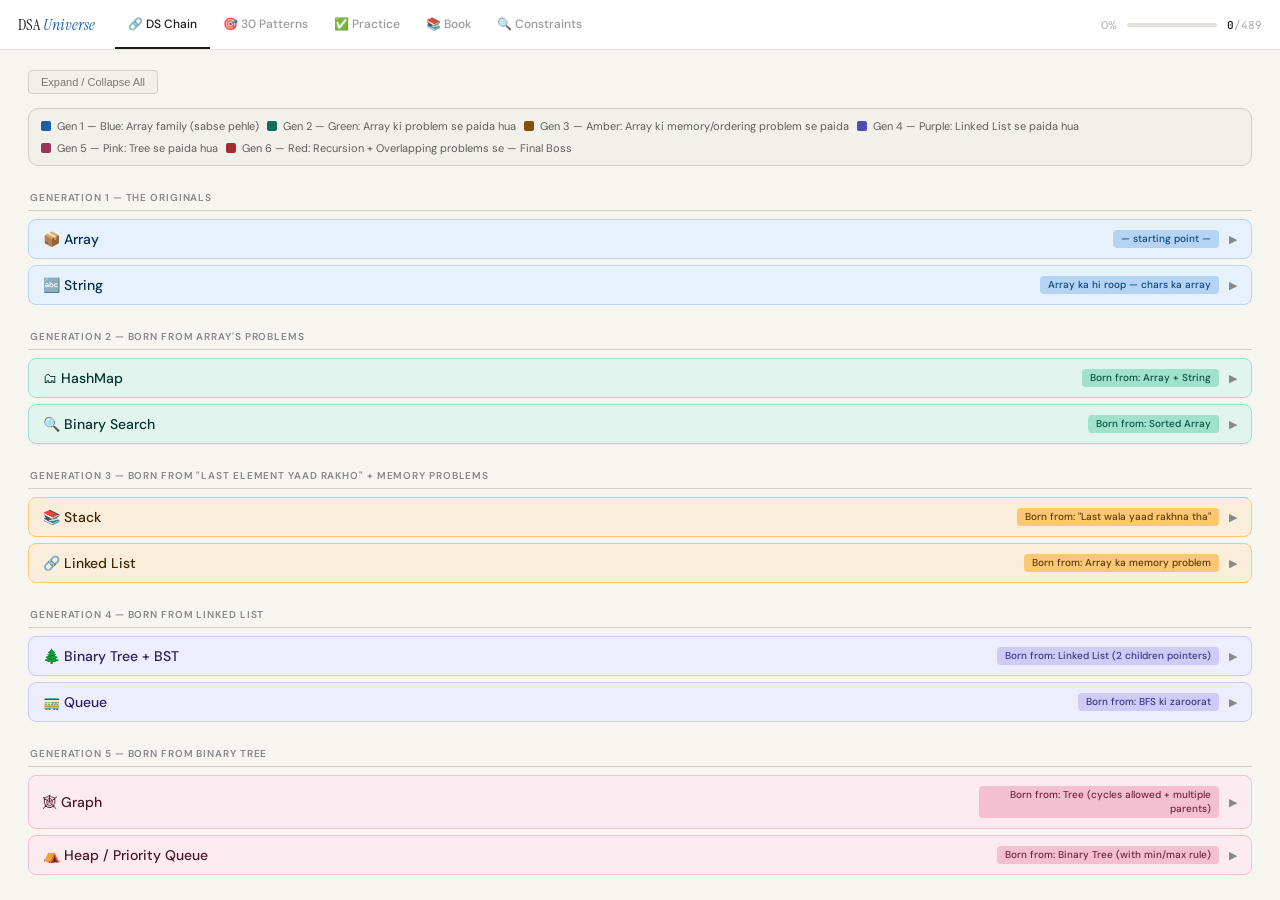
<file: dsa_universe.html>
<!DOCTYPE html>
<html lang="en">
<head>
<meta charset="UTF-8">
<meta name="viewport" content="width=device-width, initial-scale=1.0">
<title>DSA Universe — Bhanu Pratap Patkar</title>
<link rel="preconnect" href="https://fonts.googleapis.com">
<link href="https://fonts.googleapis.com/css2?family=Instrument+Serif:ital@0;1&family=DM+Sans:opsz,wght@9..40,300;9..40,400;9..40,500;9..40,600&family=JetBrains+Mono:wght@400;500&display=swap" rel="stylesheet">
<style>
*,*::before,*::after{box-sizing:border-box;margin:0;padding:0}
:root{
  --bg:#f7f5f0;--sfc:#fff;--sfc2:#f2f0eb;--bd:#e4e2db;--bd2:#d0cec7;
  --tx:#1c1b19;--mu:#7a7870;--mu2:#b0aea7;
  --g1:#185FA5;--g1b:#E6F1FB;--g1d:#B5D4F4;
  --g2:#0F6E56;--g2b:#E1F5EE;--g2d:#9FE1CB;
  --g3:#854F0B;--g3b:#FAEEDA;--g3d:#FAC775;
  --g4:#534AB7;--g4b:#EEEDFE;--g4d:#CECBF6;
  --g5:#993556;--g5b:#FBEAF0;--g5d:#F4C0D1;
  --g6:#A32D2D;--g6b:#FCEBEB;--g6d:#F7C1C1;
  --g7:#5f5e5a;--g7b:#f2f0eb;--g7d:#d0cec7;
  --lin:#185FA5;--linb:#EFF6FD;--nlin:#534AB7;--nlinb:#F3F2FE;--both:#0F6E56;--bothb:#EDF8F3;
}
html,body{height:100%;overflow:hidden}
body{font-family:'DM Sans',sans-serif;background:var(--bg);color:var(--tx);display:flex;flex-direction:column}

/* TOPBAR */
.topbar{height:50px;flex-shrink:0;display:flex;align-items:center;gap:0;background:var(--sfc);border-bottom:1px solid var(--bd);padding:0 18px}
.tb-brand{font-family:'Instrument Serif',serif;font-size:16px;color:var(--tx);margin-right:20px;flex-shrink:0}
.tb-brand em{font-style:italic;color:var(--g1)}
.tb-tabs{display:flex;height:100%;gap:0}
.tb-tab{display:flex;align-items:center;gap:5px;padding:0 13px;font-size:12px;font-weight:500;color:#999;border-bottom:2px solid transparent;cursor:pointer;transition:all .14s;user-select:none;white-space:nowrap}
.tb-tab:hover{color:var(--tx)}.tb-tab.active{color:var(--tx);border-bottom-color:var(--tx)}
.tb-sp{flex:1}
.tb-right{display:flex;align-items:center;gap:10px;flex-shrink:0}
.ov-lbl{font-size:11px;color:#aaa}
.ov-track{width:90px;height:4px;background:var(--bd);border-radius:2px;overflow:hidden}
.ov-fill{height:100%;background:linear-gradient(90deg,var(--g1),var(--g2));border-radius:2px;transition:width .5s;width:0%}
.ov-nums{font-family:'JetBrains Mono',monospace;font-size:11px;font-weight:500}
.ov-nums span{color:#aaa;font-weight:400}

/* LAYOUT */
.layout{display:flex;flex:1;overflow:hidden}

/* SIDEBAR */
.sidebar{width:210px;flex-shrink:0;background:var(--sfc);border-right:1px solid var(--bd);display:flex;flex-direction:column;overflow:hidden}
.sb-head{padding:8px 10px;border-bottom:1px solid var(--bd);flex-shrink:0}
.sb-inp{width:100%;background:var(--bg);border:1px solid var(--bd);border-radius:7px;padding:5px 9px;font-size:11px;font-family:'DM Sans',sans-serif;color:var(--tx);outline:none}
.sb-inp:focus{border-color:var(--bd2)}.sb-inp::placeholder{color:#ccc}
.sb-list{overflow-y:auto;flex:1;padding:4px 5px 12px}
.gen-sep{display:flex;align-items:center;gap:6px;padding:9px 6px 3px;font-size:9px;font-weight:600;letter-spacing:.1em;text-transform:uppercase;color:#bbb}
.gen-sep-line{flex:1;height:1px;background:var(--bd)}
.pi{display:flex;align-items:center;gap:5px;padding:5px 7px;border-radius:6px;cursor:pointer;border:1px solid transparent;margin-bottom:1px;transition:background .11s}
.pi:hover{background:var(--sfc2)}.pi.active{border-color:var(--bd)!important}
.pi-num{font-family:'JetBrains Mono',monospace;font-size:9px;color:#ccc;min-width:14px;flex-shrink:0}
.pi-name{font-size:11px;font-weight:500;color:#999;flex:1;line-height:1.2}
.pi.active .pi-name,.pi:hover .pi-name{color:var(--tx)}
.pi-ds{font-size:8px;font-weight:600;padding:1px 5px;border-radius:3px;flex-shrink:0}
.pi-prog{width:22px;height:3px;background:var(--bd);border-radius:2px;overflow:hidden;flex-shrink:0}
.pi-prog-fill{height:100%;border-radius:2px;transition:width .3s}
.pi-cnt{font-family:'JetBrains Mono',monospace;font-size:9px;color:#ccc;flex-shrink:0;min-width:20px;text-align:right}
.pi.g1.active{background:var(--g1b)}.pi.g1.active .pi-num{color:var(--g1)}
.pi.g2.active{background:var(--g2b)}.pi.g2.active .pi-num{color:var(--g2)}
.pi.g3.active{background:var(--g3b)}.pi.g3.active .pi-num{color:var(--g3)}
.pi.g4.active{background:var(--g4b)}.pi.g4.active .pi-num{color:var(--g4)}
.pi.g5.active{background:var(--g5b)}.pi.g5.active .pi-num{color:var(--g5)}
.pi.g6.active{background:var(--g6b)}.pi.g6.active .pi-num{color:var(--g6)}
.pi.g7.active{background:var(--g7b)}.pi.g7.active .pi-num{color:var(--g7)}

/* MAIN */
.main{flex:1;overflow:hidden;display:flex;flex-direction:column}
.page{display:none;flex:1;overflow:hidden;flex-direction:column}
.page.show{display:flex}

/* DS CHAIN */
.chain-scroll{overflow-y:auto;flex:1;padding:20px 28px 40px}
.ch-expand-btn{font-size:11px;color:var(--mu);cursor:pointer;padding:5px 12px;border:0.5px solid var(--bd2);border-radius:4px;background:var(--sfc2);margin-bottom:14px}
.ch-expand-btn:hover{background:var(--bd)}
.ch-legend{display:flex;flex-wrap:wrap;gap:8px;margin-bottom:18px;padding:10px 12px;border-radius:10px;background:var(--sfc2);border:0.5px solid var(--bd2)}
.ch-leg{display:flex;align-items:center;gap:6px;font-size:11px;color:#5f5e5a}
.ch-leg-dot{width:10px;height:10px;border-radius:2px;flex-shrink:0}
.d-g1{background:#185FA5}.d-g2{background:#0F6E56}.d-g3{background:#854F0B}.d-g4{background:#534AB7}.d-g5{background:#993556}.d-g6{background:#A32D2D}
.ch-block{margin-bottom:7px}
.ch-ds-header{display:flex;align-items:center;gap:10px;padding:10px 14px;border-radius:8px;cursor:pointer;transition:opacity .15s;user-select:none;border:0.5px solid transparent}
.ch-ds-header:hover{opacity:.88}
.ch-ds-name{font-size:14px;font-weight:500;flex:1}
.ch-ds-born{font-size:10px;font-weight:500;padding:2px 8px;border-radius:4px;flex-shrink:0;max-width:240px;text-align:right;line-height:1.4}
.ch-chevron{font-size:11px;flex-shrink:0;transition:transform .2s;color:#888}
.ch-ds-header.open .ch-chevron{transform:rotate(90deg)}
.ch-ds-body{display:none;padding:2px 0 8px 16px}.ch-ds-body.show{display:block}
.ch-birth-box{margin:8px 0;padding:9px 12px;border-radius:6px;font-size:12px;line-height:1.7;border-left:3px solid}
.ch-birth-box strong{font-weight:600}
.ch-birth-box code{font-family:'JetBrains Mono',monospace;font-size:11px;padding:1px 4px;border-radius:3px;background:rgba(0,0,0,.06)}
.ch-patterns-label{font-size:10px;font-weight:600;letter-spacing:.07em;text-transform:uppercase;color:#888;margin:10px 0 5px 2px}
.ch-prow{display:flex;gap:8px;align-items:flex-start;padding:7px 10px;margin-bottom:4px;border-radius:6px;border:0.5px solid #e0ddd5;background:#fff;cursor:pointer;transition:all .13s}
.ch-prow:hover{background:var(--bg);border-color:var(--bd2)}
.ch-pnum{font-size:11px;font-weight:600;min-width:18px;margin-top:1px;color:#aaa}
.ch-pname{font-size:13px;font-weight:500;color:var(--tx)}
.ch-pprobs{font-size:12px;color:#666;margin-top:2px;line-height:1.4}
.ch-gives-birth{margin:10px 0 4px;padding:8px 10px;border-radius:6px;background:var(--sfc2);font-size:12px;color:#666;border:0.5px solid var(--bd)}
.ch-gives-birth strong{color:var(--tx);font-weight:600}
.ch-child-chips{display:flex;flex-wrap:wrap;gap:5px;margin-top:6px}
.ch-chip{display:inline-flex;align-items:center;gap:4px;padding:3px 9px;border-radius:20px;font-size:11px;font-weight:500;border:0.5px solid;cursor:pointer;transition:all .13s}
.ch-chip:hover{filter:brightness(.94);transform:translateY(-1px)}
.ch-gen-label{font-size:10px;font-weight:600;letter-spacing:.09em;text-transform:uppercase;padding:5px 0 6px 2px;color:#888;margin-top:20px;border-bottom:0.5px solid var(--bd2);margin-bottom:8px}
.ch-bottom-note{margin-top:18px;padding:11px 14px;border-radius:8px;border:0.5px solid var(--bd2);font-size:12px;color:#666;line-height:1.7;background:var(--sfc2)}
.ch-bottom-note strong{color:var(--tx)}
.g1 .ch-ds-header{background:#E6F1FB;border-color:#B5D4F4}.g1 .ch-ds-name{color:#042C53}
.g1 .ch-ds-born{background:#B5D4F4;color:#0C447C}.g1 .ch-birth-box{background:#E6F1FB;border-color:#378ADD;color:#042C53}
.g2 .ch-ds-header{background:#E1F5EE;border-color:#9FE1CB}.g2 .ch-ds-name{color:#04342C}
.g2 .ch-ds-born{background:#9FE1CB;color:#085041}.g2 .ch-birth-box{background:#E1F5EE;border-color:#1D9E75;color:#04342C}
.g3 .ch-ds-header{background:#FAEEDA;border-color:#FAC775}.g3 .ch-ds-name{color:#412402}
.g3 .ch-ds-born{background:#FAC775;color:#633806}.g3 .ch-birth-box{background:#FAEEDA;border-color:#BA7517;color:#412402}
.g4 .ch-ds-header{background:#EEEDFE;border-color:#CECBF6}.g4 .ch-ds-name{color:#26215C}
.g4 .ch-ds-born{background:#CECBF6;color:#3C3489}.g4 .ch-birth-box{background:#EEEDFE;border-color:#7F77DD;color:#26215C}
.g5 .ch-ds-header{background:#FBEAF0;border-color:#F4C0D1}.g5 .ch-ds-name{color:#4B1528}
.g5 .ch-ds-born{background:#F4C0D1;color:#72243E}.g5 .ch-birth-box{background:#FBEAF0;border-color:#D4537E;color:#4B1528}
.g6 .ch-ds-header{background:#FCEBEB;border-color:#F7C1C1}.g6 .ch-ds-name{color:#501313}
.g6 .ch-ds-born{background:#F7C1C1;color:#791F1F}.g6 .ch-birth-box{background:#FCEBEB;border-color:#E24B4A;color:#501313}
.chip-g1{background:#E6F1FB;border-color:#378ADD;color:#0C447C}
.chip-g2{background:#E1F5EE;border-color:#1D9E75;color:#085041}
.chip-g3{background:#FAEEDA;border-color:#BA7517;color:#633806}
.chip-g4{background:#EEEDFE;border-color:#7F77DD;color:#3C3489}
.chip-g5{background:#FBEAF0;border-color:#D4537E;color:#72243E}
.chip-g6{background:#FCEBEB;border-color:#E24B4A;color:#791F1F}

/* 30 PATTERNS GRID */
.patterns-scroll{overflow-y:auto;flex:1;padding:16px 16px 40px}
.pat-filter-bar{display:flex;gap:6px;margin-bottom:14px;flex-wrap:wrap;align-items:center}
.pat-filter-label{font-size:11px;color:var(--mu2);flex-shrink:0}
.pat-fchip{display:flex;align-items:center;gap:4px;padding:4px 10px;border-radius:14px;font-size:11px;font-weight:500;border:0.5px solid;cursor:pointer;transition:all .12s;user-select:none}
.pat-fchip:hover{filter:brightness(.94)}.pat-fchip.active{filter:brightness(.88);font-weight:700}
.pfc-all{background:var(--sfc2);border-color:var(--bd2);color:var(--mu)}
.pfc-lin{background:var(--linb);border-color:#B5D4F4;color:var(--lin)}
.pfc-nlin{background:var(--nlinb);border-color:#CECBF6;color:var(--nlin)}
.pfc-both{background:var(--bothb);border-color:#9FE1CB;color:var(--both)}
.pat-grid{display:grid;grid-template-columns:repeat(auto-fill,minmax(230px,1fr));gap:9px}
.pat-card{padding:12px 13px;border-radius:10px;border:1px solid var(--bd);background:var(--sfc);cursor:pointer;transition:all .14s}
.pat-card:hover{border-color:var(--bd2);transform:translateY(-1px);box-shadow:0 2px 8px rgba(0,0,0,.05)}
.pc-head{display:flex;align-items:flex-start;gap:7px;margin-bottom:7px}
.pc-num{font-family:'JetBrains Mono',monospace;font-size:10px;color:#ccc;flex-shrink:0;margin-top:1px}
.pc-name{font-size:12px;font-weight:600;color:var(--tx);flex:1;line-height:1.3}
.pc-tags{display:flex;gap:4px;flex-wrap:wrap;margin-bottom:6px}
.pc-gen{font-size:10px;font-weight:500;padding:1px 6px;border-radius:3px;border:0.5px solid}
.pc-ds-badge{font-size:10px;font-weight:600;padding:1px 7px;border-radius:3px;border:0.5px solid}
.ds-Linear{background:var(--linb);border-color:#B5D4F4;color:var(--lin)}
.ds-Non-Linear{background:var(--nlinb);border-color:#CECBF6;color:var(--nlin)}
.ds-Both{background:var(--bothb);border-color:#9FE1CB;color:var(--both)}
.pc-progress{margin-bottom:6px}
.pc-bar-bg{height:3px;background:var(--bd);border-radius:2px;overflow:hidden;margin-bottom:4px}
.pc-bar-fill{height:100%;border-radius:2px;transition:width .4s}
.pc-stats{display:flex;justify-content:space-between;font-family:'JetBrains Mono',monospace;font-size:10px;color:#aaa}
.pc-types-preview{font-size:11px;color:var(--mu2);margin-bottom:6px;line-height:1.4}
.pc-difficulty{display:flex;gap:3px;flex-wrap:wrap;margin-bottom:7px}
.pc-dlv{font-size:10px;padding:1px 5px;border-radius:3px;border:0.5px solid;font-weight:500}
.pc-btn{display:flex;align-items:center;justify-content:center;gap:4px;padding:5px;border-radius:6px;font-size:11px;font-weight:500;color:var(--mu);border:0.5px solid var(--bd);background:var(--bg);cursor:pointer;transition:all .13s;width:100%}
.pc-btn:hover{color:var(--tx);border-color:var(--bd2);background:var(--sfc2)}

/* PRACTICE */
.pr-header{padding:12px 18px 10px;border-bottom:1px solid var(--bd);background:var(--sfc);flex-shrink:0}
.pr-top{display:flex;align-items:flex-start;gap:10px;margin-bottom:7px}
.pr-meta{flex:1}
.pr-tags{display:flex;align-items:center;gap:5px;margin-bottom:4px;flex-wrap:wrap}
.pr-gen-tag{display:inline-block;font-size:9px;font-weight:600;letter-spacing:.09em;text-transform:uppercase;padding:2px 7px;border-radius:3px;border:0.5px solid}
.pr-ds-tag{font-size:9px;font-weight:600;padding:2px 8px;border-radius:3px;border:0.5px solid}
.pr-title{font-family:'Instrument Serif',serif;font-size:20px;color:var(--tx);line-height:1.1;margin-bottom:1px}
.pr-ds-note{font-size:11px;color:var(--mu2)}
.pr-back{display:flex;align-items:center;gap:4px;padding:5px 10px;border-radius:6px;font-size:11px;font-weight:500;color:var(--mu);border:0.5px solid var(--bd);background:var(--bg);cursor:pointer;transition:all .13s;flex-shrink:0;user-select:none}
.pr-back:hover{color:var(--tx);border-color:var(--bd2)}
.pr-progress{display:flex;align-items:center;gap:10px;margin-bottom:7px}
.pr-nums{font-size:16px;font-weight:600;line-height:1}
.pr-nums span{font-size:11px;color:#aaa;font-weight:400;margin-left:2px}
.pr-pbar{flex:1;height:3px;background:var(--bd);border-radius:2px;overflow:hidden}
.pr-pbar-fill{height:100%;border-radius:2px;transition:width .4s}
.pr-ppct{font-size:11px;font-weight:700;min-width:26px;text-align:right}
.frow{display:flex;gap:4px;flex-wrap:wrap}
.fchip{display:flex;align-items:center;gap:4px;padding:3px 9px;border-radius:14px;font-size:11px;font-weight:500;border:0.5px solid;cursor:pointer;transition:all .11s;user-select:none}
.fchip:hover{filter:brightness(.95)}.fchip.active{filter:brightness(.88);font-weight:700}
.fc-all{background:var(--sfc2);border-color:var(--bd2);color:var(--mu)}
.fc-e{background:#eaf3de;border-color:#c0dd97;color:#3B6D11}
.fc-m{background:var(--g3b);border-color:var(--g3d);color:#633806}
.fc-h{background:var(--g6b);border-color:var(--g6d);color:#791F1F}
.fc-p{background:var(--g4b);border-color:var(--g4d);color:#3C3489}
.fdot{width:5px;height:5px;border-radius:50%;flex-shrink:0}
.ps-wrap{display:flex;align-items:center;gap:7px;padding:7px 18px;border-bottom:0.5px solid var(--bd);background:var(--bg);flex-shrink:0}
.ps-lbl{font-size:10px;color:#bbb;flex-shrink:0}
.ps-inp{flex:1;background:var(--sfc);border:0.5px solid var(--bd);border-radius:6px;padding:5px 9px;font-size:12px;font-family:'DM Sans',sans-serif;color:var(--tx);outline:none}
.ps-inp:focus{border-color:var(--bd2)}.ps-inp::placeholder{color:#ccc}
.prob-scroll{overflow-y:auto;flex:1;padding:10px 18px 24px}
.type-section{margin-bottom:16px}
.type-header{display:flex;align-items:flex-start;gap:8px;padding:9px 12px;border-radius:8px;margin-bottom:5px;border:1px solid;background:var(--sfc2)}
.type-num{font-family:'JetBrains Mono',monospace;font-size:10px;font-weight:700;flex-shrink:0;margin-top:2px}
.type-info{flex:1}
.type-name{font-size:13px;font-weight:600;color:var(--tx);margin-bottom:2px}
.type-hint{font-size:12px;color:var(--mu);line-height:1.5}
.sec-lbl{display:flex;align-items:center;gap:6px;font-size:10px;font-weight:600;letter-spacing:.09em;text-transform:uppercase;color:#bbb;padding:6px 0 4px;border-bottom:0.5px solid var(--bd);margin-bottom:5px}
.sdot{width:5px;height:5px;border-radius:50%;flex-shrink:0}
.prow{display:flex;align-items:center;gap:8px;padding:7px 10px;border-radius:7px;border:0.5px solid var(--bd);background:var(--sfc);margin-bottom:3px;cursor:pointer;transition:all .11s}
.prow:hover{background:var(--bg);border-color:var(--bd2)}
.prow.done{opacity:.35}.prow.done .ptitle{text-decoration:line-through;color:#bbb}
.pcheck{width:15px;height:15px;border-radius:3px;border:1.5px solid var(--bd2);flex-shrink:0;display:flex;align-items:center;justify-content:center;transition:all .17s}
.prow.done .pcheck{border-color:#1D9E75;background:#1D9E75}
.ck{display:none;color:#fff;font-size:8px;font-weight:900}.prow.done .ck{display:block}
.pnum{font-family:'JetBrains Mono',monospace;font-size:10px;color:#ccc;min-width:18px;flex-shrink:0}
.ptitle{font-size:12px;font-weight:400;color:#3d3d3a;flex:1;line-height:1.3}
.plv{font-size:10px;font-weight:600;padding:1px 6px;border-radius:3px;flex-shrink:0;border:0.5px solid}
.lv-Easy{background:#eaf3de;border-color:#c0dd97;color:#3B6D11}
.lv-Medium{background:var(--g3b);border-color:var(--g3d);color:#633806}
.lv-Hard{background:var(--g6b);border-color:var(--g6d);color:#791F1F}
.lv-NO{background:var(--g4b);border-color:var(--g4d);color:#3C3489}
.plnk{display:flex;align-items:center;justify-content:center;width:22px;height:22px;border-radius:4px;background:var(--bg);border:0.5px solid var(--bd);color:#bbb;text-decoration:none;font-size:11px;flex-shrink:0;transition:all .11s}
.plnk:hover{background:var(--sfc2);border-color:var(--bd2);color:var(--tx)}
.empty{text-align:center;padding:40px;font-size:12px;color:#ccc}

/* CONSTRAINTS DECODE PAGE */
.constraints-scroll{overflow-y:auto;flex:1;padding:20px 24px 40px}
.cst-intro{padding:12px 16px;background:var(--sfc2);border-radius:10px;border:0.5px solid var(--bd2);font-size:12px;color:var(--mu);line-height:1.7;margin-bottom:20px}
.cst-intro strong{color:var(--tx)}
.cst-section{margin-bottom:24px}
.cst-section-title{font-size:11px;font-weight:700;letter-spacing:.1em;text-transform:uppercase;color:var(--mu2);margin-bottom:10px;padding-bottom:6px;border-bottom:0.5px solid var(--bd)}
.cst-grid{display:grid;grid-template-columns:repeat(auto-fill,minmax(280px,1fr));gap:8px}
.cst-card{padding:11px 13px;border-radius:8px;border:1px solid var(--bd);background:var(--sfc);transition:all .12s}
.cst-card:hover{border-color:var(--bd2);transform:translateY(-1px)}
.cst-trigger{font-family:'JetBrains Mono',monospace;font-size:12px;font-weight:600;color:var(--tx);margin-bottom:4px}
.cst-meaning{font-size:11px;color:var(--mu);margin-bottom:7px;line-height:1.5}
.cst-patterns{display:flex;flex-wrap:wrap;gap:4px}
.cst-pat{font-size:10px;font-weight:500;padding:2px 8px;border-radius:12px;border:0.5px solid;cursor:pointer;transition:all .12s}
.cst-pat:hover{filter:brightness(.92);transform:translateY(-1px)}


/* CONSTRAINTS LEARN PAGE */
.cst-tab{display:flex;align-items:center;padding:0 14px;height:40px;font-size:12px;font-weight:500;color:var(--mu);cursor:pointer;border-bottom:2px solid transparent;transition:all .13s;user-select:none}
.cst-tab:hover{color:var(--tx)}.cst-tab.active{color:var(--tx);border-bottom-color:var(--tx)}
.learn-section{margin-bottom:24px;padding:16px 18px;border-radius:12px;border:1px solid var(--bd);background:var(--sfc)}
.ls-step{font-size:10px;font-weight:700;letter-spacing:.1em;text-transform:uppercase;color:var(--mu2);margin-bottom:4px}
.ls-title{font-size:16px;font-weight:600;color:var(--tx);margin-bottom:12px;font-family:'Instrument Serif',serif}
.ls-body p{font-size:13px;color:var(--mu);line-height:1.7;margin-bottom:10px}
.ls-body strong{color:var(--tx);font-weight:600}
.code-box{font-family:'JetBrains Mono',monospace;font-size:12px;background:var(--sfc2);border:1px solid var(--bd2);border-radius:8px;padding:12px 14px;line-height:1.8;margin-bottom:10px;color:var(--mu)}
.code-box strong{color:var(--tx)}.code-box em{color:#f59e0b;font-style:normal}
.learn-tip{font-size:12px;color:var(--mu);background:var(--g1b);border:0.5px solid var(--g1d);border-radius:8px;padding:8px 12px;line-height:1.6}
.learn-tip code{font-family:'JetBrains Mono',monospace;font-size:11px;padding:1px 4px;background:rgba(0,0,0,.06);border-radius:3px}
.ops-table{border-radius:8px;overflow:hidden;border:1px solid var(--bd);margin-bottom:10px}
.ops-row{display:grid;grid-template-columns:140px 1fr 1fr;font-size:12px;padding:7px 12px;gap:10px;border-bottom:0.5px solid var(--bd)}
.ops-row:last-child{border-bottom:none}
.ops-row.header{background:var(--sfc2);font-weight:600;font-size:11px;color:var(--mu2);letter-spacing:.04em}
.ops-row.green{background:rgba(34,197,94,.04)}.ops-row.yellow{background:rgba(245,158,11,.04)}.ops-row.red{background:rgba(239,68,68,.04)}
.ops-row code{font-family:'JetBrains Mono',monospace;font-size:11px;font-weight:600}
.process-steps{display:flex;flex-direction:column;gap:0}
.ps-row{display:flex;align-items:flex-start;gap:12px;padding:10px 12px;background:var(--sfc2);border-radius:8px;border:0.5px solid var(--bd)}
.ps-arrow{text-align:center;color:var(--bd2);font-size:16px;padding:2px 0}
.ps-num{width:28px;height:28px;border-radius:7px;display:flex;align-items:center;justify-content:center;font-size:13px;font-weight:800;color:#fff;flex-shrink:0;margin-top:1px}
.ps-title{font-size:13px;font-weight:600;color:var(--tx);margin-bottom:2px}
.ps-desc{font-size:12px;color:var(--mu);line-height:1.5}
.worked-ex{border-radius:10px;border:1px solid var(--bd);overflow:hidden;margin-bottom:12px}
.we-problem{padding:12px 14px;background:var(--sfc2);border-bottom:1px solid var(--bd)}
.we-label{font-size:11px;font-weight:700;color:var(--mu2);letter-spacing:.06em;text-transform:uppercase;margin-bottom:5px}
.we-stmt{font-size:13px;color:var(--tx);margin-bottom:6px;line-height:1.5}
.we-constraints{font-size:11px;color:var(--mu);font-family:'JetBrains Mono',monospace;background:var(--bg);padding:5px 8px;border-radius:5px;border:0.5px solid var(--bd2)}
.we-constraints code{font-weight:700;color:var(--g1)}
.we-thinking{padding:12px 14px}
.we-think-step{display:flex;align-items:flex-start;gap:8px;font-size:12px;color:var(--mu);margin-bottom:7px;line-height:1.5}
.wt-icon{flex-shrink:0;font-size:13px;margin-top:0px}
.we-pattern{font-size:13px;font-weight:600;color:var(--g2);background:var(--g2b);border:0.5px solid var(--g2d);padding:6px 12px;border-radius:6px;margin-top:4px}
.golden-rules{display:grid;grid-template-columns:repeat(auto-fill,minmax(260px,1fr));gap:8px}
.gr-item{display:flex;align-items:flex-start;gap:8px;padding:8px 10px;background:var(--sfc2);border-radius:7px;border:0.5px solid var(--bd);font-size:12px;color:var(--mu);line-height:1.5}
.gr-icon{font-size:14px;flex-shrink:0}
.gr-item strong{color:var(--tx);font-weight:600}
/* ── BOOK PAGE ── */
.book-layout{display:flex;flex:1;overflow:hidden}
.book-sidebar{width:220px;flex-shrink:0;background:var(--sfc);border-right:1px solid var(--bd);display:flex;flex-direction:column;overflow:hidden}
.book-sb-head{padding:8px 10px;border-bottom:1px solid var(--bd);flex-shrink:0;display:flex;flex-direction:column;gap:6px}
.book-sb-inp{width:100%;background:var(--bg);border:1px solid var(--bd);border-radius:7px;padding:5px 9px;font-size:11px;font-family:'DM Sans',sans-serif;color:var(--tx);outline:none}
.book-sb-inp:focus{border-color:var(--bd2)}.book-sb-inp::placeholder{color:#ccc}
.book-type-btns{display:flex;gap:4px}
.btb{flex:1;text-align:center;padding:4px;border-radius:5px;font-size:10px;font-weight:600;cursor:pointer;border:0.5px solid var(--bd);background:var(--bg);color:var(--mu);transition:all .12s;user-select:none}
.btb:hover{background:var(--sfc2)}.btb.active{background:var(--tx);color:var(--bg);border-color:var(--tx)}
.book-ch-list{overflow-y:auto;flex:1;padding:4px 6px 12px}
.bch-sep{font-size:9px;font-weight:700;letter-spacing:.1em;text-transform:uppercase;color:var(--mu2);padding:10px 6px 3px;display:flex;align-items:center;gap:6px}
.bch-sep-line{flex:1;height:1px;background:var(--bd)}
.bch-item{display:flex;align-items:center;gap:6px;padding:5px 7px;border-radius:6px;cursor:pointer;border:1px solid transparent;margin-bottom:1px;transition:background .11s}
.bch-item:hover{background:var(--sfc2)}.bch-item.active{border-color:var(--bd);background:var(--sfc2)}
.bch-num{font-family:'JetBrains Mono',monospace;font-size:10px;color:var(--mu2);min-width:20px;flex-shrink:0}
.bch-title{font-size:11px;font-weight:500;color:var(--mu);flex:1;line-height:1.2}
.bch-item.active .bch-title,.bch-item:hover .bch-title{color:var(--tx)}
.bch-item.ds.active{background:var(--g1b)}.bch-item.ds.active .bch-num{color:var(--g1)}
.bch-item.algo.active{background:var(--g2b)}.bch-item.algo.active .bch-num{color:var(--g2)}

.book-content-wrap{flex:1;overflow-y:auto;background:var(--bg)}
.book-content{max-width:740px;margin:0 auto;padding:28px 28px 60px}
/* typography */
.book-content h2{font-family:'Instrument Serif',serif;font-size:22px;font-weight:600;color:var(--tx);margin:28px 0 10px;padding-bottom:8px;border-bottom:1px solid var(--bd)}
.book-content h3{font-size:15px;font-weight:600;color:var(--tx);margin:20px 0 8px}
.book-content h4{font-size:13px;font-weight:600;color:var(--mu);margin:14px 0 6px;text-transform:uppercase;letter-spacing:.05em}
.book-content p{font-size:13px;color:var(--mu);line-height:1.8;margin-bottom:8px}
.book-content strong{color:var(--tx);font-weight:600}
.book-content em{color:var(--g3);font-style:normal;font-weight:500}
.book-content ul{margin:8px 0 12px 16px}
.book-content li{font-size:13px;color:var(--mu);line-height:1.7;margin-bottom:3px}
.book-content li.num-li{list-style:decimal}
.book-content code{font-family:'JetBrains Mono',monospace;font-size:11px;padding:1px 5px;background:var(--sfc2);border-radius:3px;border:0.5px solid var(--bd);color:var(--tx)}
.book-content pre{background:var(--sfc);border:1px solid var(--bd);border-radius:10px;padding:14px 16px;margin:10px 0 14px;overflow-x:auto}
.book-content pre code{background:none;border:none;padding:0;font-size:12px;color:var(--mu);line-height:1.7}
.book-content hr{border:none;border-top:1px solid var(--bd);margin:16px 0}
.book-content .arrow{color:var(--g1);font-weight:600}
.book-content .ok{color:var(--g2)}
.book-content .no{color:var(--g6)}
.book-content .warn{color:var(--g3)}
.book-content .ptr{color:var(--g1)}
.book-content br.spacer{display:block;margin:4px 0;content:''}
/* Beautiful tables */
.tbl-wrap{overflow-x:auto;margin:16px 0;border-radius:10px;border:1px solid var(--bd);box-shadow:0 1px 4px rgba(0,0,0,.04)}
.ds-table{width:100%;border-collapse:collapse;font-size:12px}
.ds-table thead tr{background:var(--sfc2);border-bottom:1.5px solid var(--bd2)}
.ds-table th{padding:9px 14px;text-align:left;font-weight:600;font-size:11px;letter-spacing:.04em;color:var(--mu);white-space:nowrap}
.ds-table td{padding:8px 14px;border-bottom:0.5px solid var(--bd);color:var(--mu);line-height:1.5;vertical-align:top}
.ds-table tbody tr:last-child td{border-bottom:none}
.ds-table tbody tr:hover td{background:var(--sfc2)}
.ds-table code{font-family:'JetBrains Mono',monospace;font-size:11px;padding:1px 5px;background:var(--sfc2);border:0.5px solid var(--bd);border-radius:3px}
/* Complexity color badges */
.ds-table .cx-fast{color:#0F6E56;font-weight:700;font-family:'JetBrains Mono',monospace}
.ds-table .cx-fast::before{content:'';display:inline-block;width:6px;height:6px;border-radius:50%;background:#22c55e;margin-right:5px;vertical-align:middle}
.ds-table .cx-log{color:#185FA5;font-weight:700;font-family:'JetBrains Mono',monospace}
.ds-table .cx-log::before{content:'';display:inline-block;width:6px;height:6px;border-radius:50%;background:#60a5fa;margin-right:5px;vertical-align:middle}
.ds-table .cx-nlog{color:#854F0B;font-weight:700;font-family:'JetBrains Mono',monospace}
.ds-table .cx-nlog::before{content:'';display:inline-block;width:6px;height:6px;border-radius:50%;background:#f59e0b;margin-right:5px;vertical-align:middle}
.ds-table .cx-n{color:#854F0B;font-weight:700;font-family:'JetBrains Mono',monospace}
.ds-table .cx-n::before{content:'';display:inline-block;width:6px;height:6px;border-radius:50%;background:#f59e0b;margin-right:5px;vertical-align:middle}
.ds-table .cx-n2{color:#A32D2D;font-weight:700;font-family:'JetBrains Mono',monospace}
.ds-table .cx-n2::before{content:'';display:inline-block;width:6px;height:6px;border-radius:50%;background:#ef4444;margin-right:5px;vertical-align:middle}
.ds-table .cx-exp{color:#7c3aed;font-weight:700;font-family:'JetBrains Mono',monospace}
.ds-table .cx-exp::before{content:'';display:inline-block;width:6px;height:6px;border-radius:50%;background:#a78bfa;margin-right:5px;vertical-align:middle}

/* Book chapter header */
.book-ch-header{margin-bottom:24px;padding-bottom:16px;border-bottom:2px solid var(--bd)}
.bch-type-badge{display:inline-block;font-size:10px;font-weight:600;letter-spacing:.08em;text-transform:uppercase;padding:2px 9px;border-radius:3px;margin-bottom:10px}
.book-ch-title{font-family:'Instrument Serif',serif;font-size:30px;font-weight:600;color:var(--tx);line-height:1.2;margin-bottom:6px}
.book-ch-sub{font-size:13px;color:var(--mu2)}

/* Related patterns */
.related-block{margin-top:32px;padding:14px 16px;border-radius:10px;background:var(--sfc);border:1px solid var(--bd)}
.related-label{font-size:10px;font-weight:700;letter-spacing:.09em;text-transform:uppercase;color:var(--mu2);margin-bottom:8px}
.related-chips{display:flex;flex-wrap:wrap;gap:5px}
.related-chip{display:inline-flex;align-items:center;padding:4px 12px;border-radius:20px;font-size:11px;font-weight:600;border:0.5px solid;cursor:pointer;transition:all .13s}
.related-chip:hover{filter:brightness(.93);transform:translateY(-1px)}

/* Book nav */
.book-nav{display:flex;align-items:center;gap:8px;margin-top:24px;padding-top:16px;border-top:1px solid var(--bd)}
.bnav-btn{display:flex;align-items:center;gap:5px;padding:7px 13px;border-radius:7px;font-size:12px;font-weight:500;color:var(--mu);border:0.5px solid var(--bd);background:var(--sfc);cursor:pointer;transition:all .13s;user-select:none}
.bnav-btn:hover{color:var(--tx);border-color:var(--bd2)}
.bnav-sp{flex:1}

::-webkit-scrollbar{width:4px}::-webkit-scrollbar-track{background:transparent}::-webkit-scrollbar-thumb{background:var(--bd2);border-radius:2px}
</style>
</head>
<body>
<div class="topbar">
  <div class="tb-brand">DSA <em>Universe</em></div>
  <div class="tb-tabs">
    <div class="tb-tab active" id="tab-chain" onclick="showPage('chain',this)">🔗 DS Chain</div>
    <div class="tb-tab" id="tab-patterns" onclick="showPage('patterns',this)">🎯 30 Patterns</div>
    <div class="tb-tab" id="tab-practice" onclick="showPage('practice',this)">✅ Practice</div>
    <div class="tb-tab" id="tab-book" onclick="showPage('book',this)">📚 Book</div>
    <div class="tb-tab" id="tab-constraints" onclick="showPage('constraints',this)">🔍 Constraints</div>
  </div>
  <div class="tb-sp"></div>
  <div class="tb-right">
    <span class="ov-lbl" id="ov-lbl">0%</span>
    <div class="ov-track"><div class="ov-fill" id="ov-fill"></div></div>
    <div class="ov-nums" id="ov-nums">0<span>/489</span></div>
  </div>
</div>
<div class="layout">
  <div class="sidebar" id="sidebar">
    <div class="sb-head"><input class="sb-inp" type="text" placeholder="pattern search..." oninput="filterSB(this.value)" id="sb-q"></div>
    <div class="sb-list" id="sb-list"></div>
  </div>
  <div class="main">
    <div class="page show" id="page-chain"><div class="chain-scroll">
<button class="ch-expand-btn" onclick="chainToggleAll()">Expand / Collapse All</button>

<div class="ch-legend">
  <div class="ch-leg"><div class="ch-leg-dot d-g1"></div>Gen 1 — Blue: Array family (sabse pehle)</div>
  <div class="ch-leg"><div class="ch-leg-dot d-g2"></div>Gen 2 — Green: Array ki problem se paida hua</div>
  <div class="ch-leg"><div class="ch-leg-dot d-g3"></div>Gen 3 — Amber: Array ki memory/ordering problem se paida</div>
  <div class="ch-leg"><div class="ch-leg-dot d-g4"></div>Gen 4 — Purple: Linked List se paida hua</div>
  <div class="ch-leg"><div class="ch-leg-dot d-g5"></div>Gen 5 — Pink: Tree se paida hua</div>
  <div class="ch-leg"><div class="ch-leg-dot d-g6"></div>Gen 6 — Red: Recursion + Overlapping problems se — Final Boss</div>
</div>

<!-- GEN 1 -->
<div class="ch-gen-label">Generation 1 — The Originals</div>

<div class="block g1">
  <div class="ch-ds-header" onclick="chainTog(this)">
    <div class="ch-ds-name">📦 Array</div>
    <div class="ch-ds-born">— starting point —</div>
    <span class="ch-chevron">▶</span>
  </div>
  <div class="ch-ds-body">
    <div class="ch-birth-box"><strong>Yeh exist karta hai, born nahi hua.</strong> Numbers ko ek line mein index se store karo — yahi Array hai. Sab kuch yahan se shuru hota hai.</div>
    <div class="ch-patterns-label">Patterns inside Array</div>
    <div class="ch-prow"><div class="ch-pnum">1</div><div><div class="ch-pname">Two Pointers</div><div class="ch-pprobs">Pair sum, 3Sum, remove duplicates, container with most water</div></div></div>
    <div class="ch-prow"><div class="ch-pnum">2</div><div><div class="ch-pname">Sliding Window</div><div class="ch-pprobs">Max sum subarray of size k, longest subarray with condition</div></div></div>
    <div class="ch-prow"><div class="ch-pnum">3</div><div><div class="ch-pname">Prefix Sum</div><div class="ch-pprobs">Range sum query [L,R] in O(1) — precompute running totals</div></div></div>
    <div class="ch-prow"><div class="ch-pnum">4</div><div><div class="ch-pname">Kadane's Algorithm</div><div class="ch-pprobs">Maximum subarray sum — track local and global max in one pass</div></div></div>
    <div class="ch-prow"><div class="ch-pnum">5</div><div><div class="ch-pname">Sorting + Greedy</div><div class="ch-pprobs">Merge intervals, meeting rooms, assign tasks — sort first then decide</div></div></div>
    <div class="ch-gives-birth"><strong>Array ki 3 badi problems → inhe solve karne ko 3 naye DS paida hue:</strong>
      <div class="ch-child-chips">
        <div class="ch-chip chip-g2">🗂 HashMap — "frequency count slow tha"</div>
        <div class="ch-chip chip-g2">🔍 Binary Search — "search O(n) tha"</div>
        <div class="ch-chip chip-g3">📚 Stack — "last wala yaad rakhna tha"</div>
      </div>
    </div>
  </div>
</div>

<div class="block g1" style="margin-top:6px">
  <div class="ch-ds-header" onclick="chainTog(this)">
    <div class="ch-ds-name">🔤 String</div>
    <div class="ch-ds-born">Array ka hi roop — chars ka array</div>
    <span class="ch-chevron">▶</span>
  </div>
  <div class="ch-ds-body">
    <div class="ch-birth-box"><strong>String = Character Array.</strong> Isme bhi wahi sab patterns chalte hain jo Array mein hain — sirf numbers ki jagah characters hote hain.</div>
    <div class="ch-patterns-label">Patterns inside String</div>
    <div class="ch-prow"><div class="ch-pnum">1</div><div><div class="ch-pname">Two Pointers on String</div><div class="ch-pprobs">Palindrome check, reverse string, valid palindrome with conditions</div></div></div>
    <div class="ch-prow"><div class="ch-pnum">2</div><div><div class="ch-pname">Sliding Window on String</div><div class="ch-pprobs">Longest substring without repeat, minimum window substring, anagram in string</div></div></div>
    <div class="ch-prow"><div class="ch-pnum">3</div><div><div class="ch-pname">HashMap on String</div><div class="ch-pprobs">Group anagrams, valid anagram, first unique char, character frequency</div></div></div>
    <div class="ch-prow"><div class="ch-pnum">4</div><div><div class="ch-pname">Stack on String</div><div class="ch-pprobs">Valid parentheses, decode string, remove duplicate letters</div></div></div>
  </div>
</div>

<!-- GEN 2 -->
<div class="ch-gen-label">Generation 2 — Born from Array's problems</div>

<div class="block g2">
  <div class="ch-ds-header" onclick="chainTog(this)">
    <div class="ch-ds-name">🗂 HashMap</div>
    <div class="ch-ds-born">Born from: Array + String</div>
    <span class="ch-chevron">▶</span>
  </div>
  <div class="ch-ds-body">
    <div class="ch-birth-box"><strong>Problem jo Array solve nahi kar pa raha tha:</strong> "Yeh number pehle aaya tha kya? Kitni baar aaya?" — Array mein dhundne ke liye O(n) lagta tha. Jab lakho elements hoon toh bahut slow.<br><br><strong>Solution:</strong> Key-Value store banao jahan key ko directly O(1) mein dhundh lo — yahi HashMap hai. <em>Frequency count O(n²) → O(n) ho gaya.</em></div>
    <div class="ch-patterns-label">Patterns using HashMap</div>
    <div class="ch-prow"><div class="ch-pnum">1</div><div><div class="ch-pname">Frequency Count</div><div class="ch-pprobs">Two Sum, contains duplicate, valid anagram, most frequent element</div></div></div>
    <div class="ch-prow"><div class="ch-pnum">2</div><div><div class="ch-pname">Prefix Sum + HashMap</div><div class="ch-pprobs">Subarray sum = k — store running sum in map, check if (sum−k) already seen</div></div></div>
    <div class="ch-prow"><div class="ch-pnum">3</div><div><div class="ch-pname">Index Tracking</div><div class="ch-pprobs">Longest consecutive sequence, 4Sum II, first unique character</div></div></div>
  </div>
</div>

<div class="block g2" style="margin-top:6px">
  <div class="ch-ds-header" onclick="chainTog(this)">
    <div class="ch-ds-name">🔍 Binary Search</div>
    <div class="ch-ds-born">Born from: Sorted Array</div>
    <span class="ch-chevron">▶</span>
  </div>
  <div class="ch-ds-body">
    <div class="ch-birth-box"><strong>Problem jo Array solve nahi kar pa raha tha:</strong> Sorted array mein koi number dhundho — O(n) lagta tha. 1 crore elements mein 1 crore steps.<br><br><strong>Insight:</strong> Sorted hai toh middle dekho — agar target chota hai toh left mein hai, bada hai toh right mein. Har step mein aadha eliminate. <em>O(n) → O(log n). 1 crore → sirf 20 steps!</em></div>
    <div class="ch-patterns-label">Patterns using Binary Search</div>
    <div class="ch-prow"><div class="ch-pnum">1</div><div><div class="ch-pname">Classic Binary Search</div><div class="ch-pprobs">Search sorted array, first/last position, search insert position</div></div></div>
    <div class="ch-prow"><div class="ch-pnum">2</div><div><div class="ch-pname">Search on Answer Space</div><div class="ch-pprobs">Koko bananas, min days for bouquets — answer range pe binary search karo</div></div></div>
    <div class="ch-prow"><div class="ch-pnum">3</div><div><div class="ch-pname">Rotated / 2D Search</div><div class="ch-pprobs">Search in rotated sorted array, find peak element, search 2D matrix</div></div></div>
  </div>
</div>

<!-- GEN 3 -->
<div class="ch-gen-label">Generation 3 — Born from "last element yaad rakho" + memory problems</div>

<div class="block g3">
  <div class="ch-ds-header" onclick="chainTog(this)">
    <div class="ch-ds-name">📚 Stack</div>
    <div class="ch-ds-born">Born from: "Last wala yaad rakhna tha"</div>
    <span class="ch-chevron">▶</span>
  </div>
  <div class="ch-ds-body">
    <div class="ch-birth-box">
      <strong>Problem jo Array solve nahi kar pa raha tha:</strong> Socho tum brackets check kar rahe ho — <code>(())</code> — jab bhi <code>)</code> aaye toh usse match karna hai last wale <code>(</code> se, na pehle wale se. Array mein yeh track karna mushkil tha.<br><br>
      <strong>Real life example:</strong> Browser ka Back button — jo page <em>last</em> gaya tha, wahi pehle waapas aata hai. Yeh LIFO (Last In First Out) hai.<br><br>
      <strong>Aur ek example:</strong> "Mujhe aage wala pehle wala element chahiye jo current se bada ho" — yeh Monotonic Stack hai. Jab bhi naya element aaye, stack ke upar se chote elements nikaalte jao — jo bacha woh "next greater" hai.<br><br>
      <em>Rule: Jab bhi "last wala yaad rakho aur compare karo" aaye — Stack use karo.</em>
    </div>
    <div class="ch-patterns-label">Patterns using Stack</div>
    <div class="ch-prow"><div class="ch-pnum">1</div><div><div class="ch-pname">Valid Parentheses / Bracket Matching</div><div class="ch-pprobs">Valid parentheses, minimum remove to make valid, longest valid parentheses</div></div></div>
    <div class="ch-prow"><div class="ch-pnum">2</div><div><div class="ch-pname">Monotonic Stack</div><div class="ch-pprobs">Next greater element, daily temperatures, largest rectangle in histogram, trapping rain water</div></div></div>
    <div class="ch-prow"><div class="ch-pnum">3</div><div><div class="ch-pname">Stack Simulation</div><div class="ch-pprobs">Evaluate reverse polish notation, min stack, decode string, asteroid collision</div></div></div>
    <div class="ch-gives-birth"><strong>Stack se kya paida hua:</strong>
      <div class="ch-child-chips">
        <div class="ch-chip chip-g4">🌲 Tree DFS — recursion internally Stack use karta hai</div>
      </div>
      <div style="font-size:12px;margin-top:8px;line-height:1.5">Jab tum recursion karte ho — function call hoti hai, uska state stack pe push hota hai, return pe pop hota hai. DFS yahi karta hai — isliye Tree DFS = "Stack ka use". Yahi connection hai.</div>
    </div>
  </div>
</div>

<div class="block g3" style="margin-top:6px">
  <div class="ch-ds-header" onclick="chainTog(this)">
    <div class="ch-ds-name">🔗 Linked List</div>
    <div class="ch-ds-born">Born from: Array ka memory problem</div>
    <span class="ch-chevron">▶</span>
  </div>
  <div class="ch-ds-body">
    <div class="ch-birth-box"><strong>Problem jo Array solve nahi kar pa raha tha:</strong> Array mein beech mein element insert karo — saare elements ek jagah khisakne padte hain. 1 lakh elements hain toh 1 lakh shifts. Bahut slow.<br><br><strong>Solution:</strong> Har element ek "node" mein store karo jisme data bhi ho aur next node ka address bhi. Memory mein kahin bhi store karo — pointers se jodo. Ab insert/delete = sirf pointers badlo. <em>O(n) insert → O(1) ho gaya.</em></div>
    <div class="ch-patterns-label">Patterns inside Linked List</div>
    <div class="ch-prow"><div class="ch-pnum">1</div><div><div class="ch-pname">Fast & Slow Pointers</div><div class="ch-pprobs">Cycle detection, find middle of list, happy number, reorder list</div></div></div>
    <div class="ch-prow"><div class="ch-pnum">2</div><div><div class="ch-pname">Reverse Linked List</div><div class="ch-pprobs">Reverse full list, reverse in groups of k, reverse between positions</div></div></div>
    <div class="ch-prow"><div class="ch-pnum">3</div><div><div class="ch-pname">Two Pointers on LL</div><div class="ch-pprobs">Merge two sorted lists, palindrome linked list, remove nth from end</div></div></div>
    <div class="ch-gives-birth"><strong>Linked List se kya paida hua:</strong>
      <div class="ch-child-chips">
        <div class="ch-chip chip-g4">🌲 Binary Tree — node ke 2 children pointers</div>
        <div class="ch-chip chip-g4">🚃 Queue — nodes ko line mein jodte hain</div>
      </div>
    </div>
  </div>
</div>

<!-- GEN 4 -->
<div class="ch-gen-label">Generation 4 — Born from Linked List</div>

<div class="block g4">
  <div class="ch-ds-header" onclick="chainTog(this)">
    <div class="ch-ds-name">🌲 Binary Tree + BST</div>
    <div class="ch-ds-born">Born from: Linked List (2 children pointers)</div>
    <span class="ch-chevron">▶</span>
  </div>
  <div class="ch-ds-body">
    <div class="ch-birth-box"><strong>Problem jo Linked List solve nahi kar pa raha tha:</strong> LL mein search O(n) tha — ek hi direction mein ja sakte the. Agar ek node ke 2 pointers hoon — left aur right — toh? Hierarchy represent ho sakti hai. Aur ek rule add karo: left &lt; root &lt; right → BST! Ab search O(log n).</div>
    <div class="ch-patterns-label">Patterns inside Binary Tree / BST</div>
    <div class="ch-prow"><div class="ch-pnum">1</div><div><div class="ch-pname">DFS — Recursion / Stack</div><div class="ch-pprobs">Pre/In/Post order traversal, path sum, max depth, diameter, symmetric tree, LCA</div></div></div>
    <div class="ch-prow"><div class="ch-pnum">2</div><div><div class="ch-pname">BFS — Level Order using Queue</div><div class="ch-pprobs">Level order traversal, zigzag, right side view, average of levels</div></div></div>
    <div class="ch-prow"><div class="ch-pnum">3</div><div><div class="ch-pname">BST Specific Patterns</div><div class="ch-pprobs">Validate BST, kth smallest, insert/delete — inorder = sorted list</div></div></div>
    <div class="ch-prow"><div class="ch-pnum">4</div><div><div class="ch-pname">Tree Construction</div><div class="ch-pprobs">Build tree from preorder+inorder, serialize & deserialize binary tree</div></div></div>
    <div class="ch-gives-birth"><strong>Binary Tree se kya paida hua:</strong>
      <div class="ch-child-chips">
        <div class="ch-chip chip-g5">🕸 Graph — tree mein cycles allow karo</div>
        <div class="ch-chip chip-g5">⛺ Heap / Priority Queue — complete binary tree with ordering rule</div>
      </div>
    </div>
  </div>
</div>

<div class="block g4" style="margin-top:6px">
  <div class="ch-ds-header" onclick="chainTog(this)">
    <div class="ch-ds-name">🚃 Queue</div>
    <div class="ch-ds-born">Born from: BFS ki zaroorat</div>
    <span class="ch-chevron">▶</span>
  </div>
  <div class="ch-ds-body">
    <div class="ch-birth-box"><strong>Problem:</strong> Tree/Graph mein level-by-level explore karna tha — jo pehle aaya usse pehle process karo (FIFO). Stack LIFO tha — kaam nahi aaya. <em>Queue = FIFO — BFS ke liye perfect.</em></div>
    <div class="ch-patterns-label">Patterns using Queue</div>
    <div class="ch-prow"><div class="ch-pnum">1</div><div><div class="ch-pname">BFS — Breadth First Search</div><div class="ch-pprobs">Shortest path, level order, word ladder, rotten oranges, 01 matrix</div></div></div>
    <div class="ch-prow"><div class="ch-pnum">2</div><div><div class="ch-pname">Monotonic Deque</div><div class="ch-pprobs">Sliding window maximum — double-ended queue, O(n) solution</div></div></div>
  </div>
</div>

<!-- GEN 5 -->
<div class="ch-gen-label">Generation 5 — Born from Binary Tree</div>

<div class="block g5">
  <div class="ch-ds-header" onclick="chainTog(this)">
    <div class="ch-ds-name">🕸 Graph</div>
    <div class="ch-ds-born">Born from: Tree (cycles allowed + multiple parents)</div>
    <span class="ch-chevron">▶</span>
  </div>
  <div class="ch-ds-body">
    <div class="ch-birth-box"><strong>Problem jo Tree solve nahi kar pa raha tha:</strong> Tree mein ek node ka sirf ek parent hota hai, cycles nahi hoti. Real world mein? Cities mein roads bidirectional hoti hain, ek city ke multiple roads ho sakte hain. Tree itna rigid tha. <em>Graph = Tree with cycles + multiple connections allowed.</em></div>
    <div class="ch-patterns-label">Patterns inside Graph</div>
    <div class="ch-prow"><div class="ch-pnum">1</div><div><div class="ch-pname">BFS on Graph</div><div class="ch-pprobs">Shortest path unweighted, number of islands, word ladder, clone graph</div></div></div>
    <div class="ch-prow"><div class="ch-pnum">2</div><div><div class="ch-pname">DFS on Graph</div><div class="ch-pprobs">Cycle detection, connected components, flood fill, path existence</div></div></div>
    <div class="ch-prow"><div class="ch-pnum">3</div><div><div class="ch-pname">Topological Sort</div><div class="ch-pprobs">Course schedule, task dependency — kaam karne ka order nikalo</div></div></div>
    <div class="ch-prow"><div class="ch-pnum">4</div><div><div class="ch-pname">Union Find (Disjoint Set)</div><div class="ch-pprobs">Connected components, redundant connection, number of provinces</div></div></div>
  </div>
</div>

<div class="block g5" style="margin-top:6px">
  <div class="ch-ds-header" onclick="chainTog(this)">
    <div class="ch-ds-name">⛺ Heap / Priority Queue</div>
    <div class="ch-ds-born">Born from: Binary Tree (with min/max rule)</div>
    <span class="ch-chevron">▶</span>
  </div>
  <div class="ch-ds-body">
    <div class="ch-birth-box"><strong>Problem:</strong> "Sabse chota/bada element baar baar chahiye — insert bhi hota rahe." Sorted array se nikalna O(1) tha lekin insert O(n). Heap ek complete binary tree hai jisme parent hamesha child se chota (min-heap) ya bada (max-heap) hota hai. <em>Insert O(log n) + Get min/max O(1).</em></div>
    <div class="ch-patterns-label">Patterns using Heap</div>
    <div class="ch-prow"><div class="ch-pnum">1</div><div><div class="ch-pname">Top K Elements</div><div class="ch-pprobs">Kth largest, top k frequent, k closest points — min/max heap</div></div></div>
    <div class="ch-prow"><div class="ch-pnum">2</div><div><div class="ch-pname">Two Heaps</div><div class="ch-pprobs">Find median from data stream — max heap + min heap simultaneously</div></div></div>
    <div class="ch-prow"><div class="ch-pnum">3</div><div><div class="ch-pname">K-way Merge</div><div class="ch-pprobs">Merge k sorted lists/arrays, kth smallest in sorted matrix</div></div></div>
  </div>
</div>

<!-- GEN 6 -->
<div class="ch-gen-label">Generation 6 — The Final Boss</div>

<div class="block g6">
  <div class="ch-ds-header" onclick="chainTog(this)">
    <div class="ch-ds-name">🧠 Dynamic Programming</div>
    <div class="ch-ds-born">Born from: Recursion + Overlapping subproblems</div>
    <span class="ch-chevron">▶</span>
  </div>
  <div class="ch-ds-body">
    <div class="ch-birth-box"><strong>Problem jo Recursion solve nahi kar pa raha tha:</strong> Fibonacci(40) recursion se chalao — 1 billion se zyada calculations hoti hain! Kyunki same subproblems baar baar solve ho rahe hain.<br><br><strong>DP ka janam:</strong> Ek baar solve karo, result yaad rakho (memoize karo). Dobara wahi problem aaye toh stored answer return karo. <em>O(2ⁿ) → O(n). Isi liye DP = Recursion + Memory.</em><br><br><strong>Color red kyun:</strong> Yeh sabse advanced hai — sabse zyada practice maangta hai. Har topic se kuch na kuch DP mein aata hai.</div>
    <div class="ch-patterns-label">Patterns inside DP</div>
    <div class="ch-prow"><div class="ch-pnum">1</div><div><div class="ch-pname">1D DP</div><div class="ch-pprobs">Climbing stairs, house robber, jump game, coin change, decode ways</div></div></div>
    <div class="ch-prow"><div class="ch-pnum">2</div><div><div class="ch-pname">2D DP — Grid / String</div><div class="ch-pprobs">Unique paths, min path sum, LCS, edit distance, longest palindromic subsequence</div></div></div>
    <div class="ch-prow"><div class="ch-pnum">3</div><div><div class="ch-pname">Knapsack (0/1 + Unbounded)</div><div class="ch-pprobs">Subset sum, partition equal subset, coin change 2, target sum</div></div></div>
    <div class="ch-prow"><div class="ch-pnum">4</div><div><div class="ch-pname">Interval DP</div><div class="ch-pprobs">Burst balloons, palindrome partitioning, matrix chain multiplication</div></div></div>
  </div>
</div>

<div class="ch-bottom-note">
  <strong>Exact order to follow:</strong><br>
  Array → String → HashMap → Binary Search → Stack → Linked List → Queue → Binary Tree + BST → Graph → Heap → Dynamic Programming
</div>
    </div></div>
    <div class="page" id="page-patterns">
      <div class="patterns-scroll">
        <div class="pat-filter-bar">
          <span class="pat-filter-label">DS type:</span>
          <div class="pat-fchip pfc-all active" onclick="setPF('all',this)">All</div>
          <div class="pat-fchip pfc-lin" onclick="setPF('Linear',this)">📏 Linear</div>
          <div class="pat-fchip pfc-nlin" onclick="setPF('Non-Linear',this)">🌲 Non-Linear</div>
          <div class="pat-fchip pfc-both" onclick="setPF('Both',this)">🔀 Both</div>
        </div>
        <div class="pat-grid" id="pat-grid"></div>
      </div>
    </div>
    <div class="page" id="page-practice">
      <div class="pr-header">
        <div class="pr-top">
          <div class="pr-meta">
            <div class="pr-tags">
              <div class="pr-gen-tag" id="pr-tag">Gen 1</div>
              <div class="pr-ds-tag" id="pr-ds-tag">Linear</div>
            </div>
            <div class="pr-title" id="pr-title">Two Pointers</div>
            <div class="pr-ds-note" id="pr-ds-note"></div>
          </div>
          <div class="pr-back" onclick="showPage('patterns',document.getElementById('tab-patterns'))">← Patterns</div>
        </div>
        <div class="pr-progress">
          <div class="pr-nums" id="pr-nums">0<span>/23</span></div>
          <div class="pr-pbar"><div class="pr-pbar-fill" id="pr-fill"></div></div>
          <div class="pr-ppct" id="pr-pct">0%</div>
        </div>
        <div class="frow">
          <div class="fchip fc-all active" onclick="setLv('all',this)"><div class="fdot" style="background:#888"></div>All <span id="fc-all">0</span></div>
          <div class="fchip fc-e" onclick="setLv('Easy',this)"><div class="fdot" style="background:#3B6D11"></div>Easy <span id="fc-e">0</span></div>
          <div class="fchip fc-m" onclick="setLv('Medium',this)"><div class="fdot" style="background:#BA7517"></div>Medium <span id="fc-m">0</span></div>
          <div class="fchip fc-h" onclick="setLv('Hard',this)"><div class="fdot" style="background:#A32D2D"></div>Hard <span id="fc-h">0</span></div>
          <div class="fchip fc-p" onclick="setLv('NO',this)"><div class="fdot" style="background:#534AB7"></div>Premium <span id="fc-p">0</span></div>
        </div>
      </div>
      <div class="ps-wrap">
        <span class="ps-lbl">search:</span>
        <input class="ps-inp" id="prob-q" type="text" placeholder="problem dhundo..." oninput="renderProbs()">
      </div>
      <div class="prob-scroll" id="prob-list"></div>
    </div>
    <div class="page" id="page-book">
      <div class="book-layout">
        <!-- Book sidebar -->
        <div class="book-sidebar" id="book-sidebar">
          <div class="book-sb-head">
            <input class="book-sb-inp" type="text" placeholder="chapter search..." oninput="filterBook(this.value)" id="book-q">
            <div class="book-type-btns">
              <div class="btb active" id="btb-all" onclick="setBType('all',this)">All</div>
              <div class="btb" id="btb-ds" onclick="setBType('ds',this)">📦 DS</div>
              <div class="btb" id="btb-algo" onclick="setBType('algo',this)">⚙️ Algo</div>
            </div>
          </div>
          <div class="book-ch-list" id="book-ch-list"></div>
        </div>
        <!-- Book content -->
        <div class="book-content-wrap">
          <div class="book-content" id="book-content"></div>
        </div>
      </div>
    </div>
    <div class="page" id="page-constraints">
      <div class="constraints-scroll" id="constraints-content"></div>
    </div>
  </div>
</div>
<script>
const RAW={"Backtracking":[{"no":1,"title":"52. N-Queens II","level":"Hard","url":"https://leetcode.com/problems/n-queens-ii/"},{"no":2,"title":"79. Word Search","level":"Medium","url":"https://leetcode.com/problems/word-search/"},{"no":3,"title":"337. House Robber III","level":"Medium","url":"https://leetcode.com/problems/house-robber-iii/"},{"no":4,"title":"93. Restore IP Addresses","level":"Medium","url":"https://leetcode.com/problems/restore-ip-addresses/"},{"no":5,"title":"733. Flood Fill","level":"Easy","url":"https://leetcode.com/problems/flood-fill/"},{"no":6,"title":"2850. Minimum Moves to Spread Stones Over Grid","level":"Medium","url":"https://leetcode.com/problems/minimum-moves-to-spread-stones-over-grid/"},{"no":7,"title":"257. Binary Tree Paths","level":"Easy","url":"https://leetcode.com/problems/binary-tree-paths/"},{"no":8,"title":"401. Binary Watch","level":"Easy","url":"https://leetcode.com/problems/binary-watch/"},{"no":9,"title":"465. Optimal Account Balancing","level":"Hard","url":"https://leetcode.com/problems/optimal-account-balancing/"},{"no":10,"title":"1593. Split a String Into the Max Number of Unique Substrings","level":"Medium","url":"https://leetcode.com/problems/split-a-string-into-the-max-number-of-unique-substrings/"},{"no":11,"title":"797. All Paths From Source to Target","level":"Medium","url":"https://leetcode.com/problems/all-paths-from-source-to-target/"},{"no":12,"title":"301. Remove Invalid Parentheses","level":"Hard","url":"https://leetcode.com/problems/remove-invalid-parentheses/"},{"no":13,"title":"51. N-Queens","level":"Hard","url":"https://leetcode.com/problems/n-queens/"},{"no":14,"title":"980. Unique Paths III","level":"Hard","url":"https://leetcode.com/problems/unique-paths-iii/"},{"no":15,"title":"77. Combinations","level":"Medium","url":"https://leetcode.com/problems/combinations/"},{"no":16,"title":"37. Sudoku Solver","level":"Hard","url":"https://leetcode.com/problems/sudoku-solver/"},{"no":17,"title":"473. Matchsticks to Square","level":"Medium","url":"https://leetcode.com/problems/matchsticks-to-square/"}],"Binary Search":[{"no":1,"title":"704. Binary Search","level":"Easy","url":"https://leetcode.com/problems/binary-search/description/"},{"no":2,"title":"33. Search in Rotated Sorted Array","level":"Medium","url":"https://leetcode.com/problems/search-in-rotated-sorted-array/description/"},{"no":3,"title":"278. First Bad Version","level":"Easy","url":"https://leetcode.com/problems/first-bad-version/"},{"no":4,"title":"528. Random Pick with Weight","level":"Medium","url":"https://leetcode.com/problems/random-pick-with-weight/"},{"no":5,"title":"658. Find K Closest Elements","level":"Medium","url":"https://leetcode.com/problems/find-k-closest-elements/"},{"no":6,"title":"540. Single Element in a Sorted Array","level":"Medium","url":"https://leetcode.com/problems/single-element-in-a-sorted-array/"},{"no":7,"title":"1802. Maximum Value at a Given Index in a Bounded Array","level":"Medium","url":"https://leetcode.com/problems/maximum-value-at-a-given-index-in-a-bounded-array/"},{"no":8,"title":"1337. The K Weakest Rows in a Matrix","level":"Easy","url":"https://leetcode.com/problems/the-k-weakest-rows-in-a-matrix/"},{"no":9,"title":"410. Split Array Largest Sum","level":"Hard","url":"https://leetcode.com/problems/split-array-largest-sum/"},{"no":10,"title":"154. Find Minimum in Rotated Sorted Array II","level":"Hard","url":"https://leetcode.com/problems/find-minimum-in-rotated-sorted-array-ii/"},{"no":11,"title":"2141. Maximum Running Time of N Computers","level":"Hard","url":"https://leetcode.com/problems/maximum-running-time-of-n-computers/"},{"no":12,"title":"774. Minimize Max Distance to Gas Station","level":"Hard","url":"https://leetcode.com/problems/minimize-max-distance-to-gas-station/"},{"no":13,"title":"1231. Divide Chocolate","level":"Hard","url":"https://leetcode.com/problems/divide-chocolate/"},{"no":14,"title":"2035. Partition Array Into Two Arrays to Minimize Sum Difference","level":"Hard","url":"https://leetcode.com/problems/partition-array-into-two-arrays-to-minimize-sum-difference/description/"},{"no":15,"title":"2251. Number of Flowers in Full Bloom","level":"Hard","url":"https://leetcode.com/problems/number-of-flowers-in-full-bloom/description/"},{"no":16,"title":"875. Koko Eating Bananas","level":"Medium","url":"https://leetcode.com/problems/koko-eating-bananas/description/"},{"no":17,"title":"81. Search in Rotated Sorted Array II","level":"Medium","url":"https://leetcode.com/problems/search-in-rotated-sorted-array-ii/description/"}],"Bitwise Manipulation":[{"no":1,"title":"Find the Difference (389)","level":"Easy","url":"https://leetcode.com/problems/find-the-difference/"},{"no":2,"title":"Complement of Base 10 Integer (1009)","level":"Easy","url":"https://leetcode.com/problems/complement-of-base-10-integer/"},{"no":3,"title":"Flipping an Image (832)","level":"Easy","url":"https://leetcode.com/problems/flipping-an-image/"},{"no":4,"title":"Single Number (136)","level":"Easy","url":"https://leetcode.com/problems/single-number/"},{"no":5,"title":"Single Number II (137)","level":"Medium","url":"https://leetcode.com/problems/single-number-ii/"},{"no":6,"title":"Encode and Decode Strings (271)","level":"Medium","url":"https://leetcode.com/problems/encode-and-decode-strings/"},{"no":7,"title":"Sum of All Subset XOR Totals (1863)","level":"Easy","url":"https://leetcode.com/problems/sum-of-all-subset-xor-totals/"},{"no":8,"title":"Find The K-th Lucky Number (1922)","level":"Medium","url":"https://leetcode.com/problems/count-good-numbers/"},{"no":9,"title":"Minimum Number of K Consecutive Bit Flips (995)","level":"Hard","url":"https://leetcode.com/problems/minimum-number-of-k-consecutive-bit-flips/"},{"no":10,"title":"Find the Longest Substring Having Vowels in Even Counts (1371)","level":"Medium","url":"https://leetcode.com/problems/find-the-longest-substring-containing-vowels-in-even-counts/"},{"no":11,"title":"Count Triplets That Can Form Two Arrays of Equal XOR (1442)","level":"Medium","url":"https://leetcode.com/problems/count-triplets-that-can-form-two-arrays-of-equal-xor/"},{"no":12,"title":"Longest Subarray With Maximum Bitwise AND (2419)","level":"Medium","url":"https://leetcode.com/problems/longest-subarray-with-maximum-bitwise-and/"},{"no":13,"title":"Minimum One Bit Operations to Make Integers Zero (1611)","level":"Hard","url":"https://leetcode.com/problems/minimum-one-bit-operations-to-make-integers-zero/"},{"no":14,"title":"Triples with Bitwise AND Equal To Zero (982)","level":"Hard","url":"https://leetcode.com/problems/triples-with-bitwise-and-equal-to-zero/"},{"no":15,"title":"Power of Two (231)","level":"Easy","url":"https://leetcode.com/problems/power-of-two/"},{"no":16,"title":"Reverse Bits (190)","level":"Easy","url":"https://leetcode.com/problems/reverse-bits/"}],"Custom Data Structures":[{"no":1,"title":"Snapshot Array (1146)","level":"Medium","url":"https://leetcode.com/problems/snapshot-array/"},{"no":2,"title":"Time Based Key-Value Store (981)","level":"Medium","url":"https://leetcode.com/problems/time-based-key-value-store/"},{"no":3,"title":"LRU Cache (146)","level":"Medium","url":"https://leetcode.com/problems/lru-cache/"},{"no":4,"title":"Insert Delete GetRandom O(1) (380)","level":"Medium","url":"https://leetcode.com/problems/insert-delete-getrandom-o1/"},{"no":5,"title":"Min Stack (155)","level":"Medium","url":"https://leetcode.com/problems/min-stack/"},{"no":6,"title":"Range Module (715)","level":"Hard","url":"https://leetcode.com/problems/range-module/"},{"no":7,"title":"Shortest Word Distance II (244)","level":"Medium","url":"https://leetcode.com/problems/shortest-word-distance-ii/"},{"no":8,"title":"Design HashSet (705)","level":"Easy","url":"https://leetcode.com/problems/design-hashset/"},{"no":9,"title":"Max Stack (716)","level":"Hard","url":"https://leetcode.com/problems/max-stack/"},{"no":10,"title":"Moving Average from Data Stream (346)","level":"Easy","url":"https://leetcode.com/problems/moving-average-from-data-stream/"},{"no":11,"title":"Two Sum III - Data structure design (170)","level":"Easy","url":"https://leetcode.com/problems/two-sum-iii-data-structure-design/"},{"no":12,"title":"Range Sum Query - Immutable (303)","level":"Easy","url":"https://leetcode.com/problems/range-sum-query-immutable/"},{"no":13,"title":"Stream of Characters (1032)","level":"Hard","url":"https://leetcode.com/problems/stream-of-characters/"},{"no":14,"title":"All O`one Data Structure (432)","level":"Hard","url":"https://leetcode.com/problems/all-oone-data-structure/"},{"no":15,"title":"Finding MK Average (1825)","level":"Hard","url":"https://leetcode.com/problems/finding-mk-average/"},{"no":16,"title":"LFU Cache (460)","level":"Hard","url":"https://leetcode.com/problems/lfu-cache/"}],"Cyclic Sort":[{"no":1,"title":"Cyclic Sort (Pattern, no direct problem)","level":"Medium","url":"https://leetcode.com/problems/missing-number/"},{"no":2,"title":"Missing Number (268)","level":"Easy","url":"https://leetcode.com/problems/missing-number/"},{"no":3,"title":"First Missing Positive (41)","level":"Hard","url":"https://leetcode.com/problems/first-missing-positive/"},{"no":4,"title":"Find the Corrupt Pair (Subset of 645 - Set Mismatch)","level":"Easy","url":"https://leetcode.com/problems/set-mismatch/"},{"no":5,"title":"Sort Array By Parity II (922)","level":"Easy","url":"https://leetcode.com/problems/sort-array-by-parity-ii/"},{"no":6,"title":"Find the First K Missing Positive Numbers (Similar to 41 and 448)","level":"Hard","url":"https://leetcode.com/problems/find-all-numbers-disappeared-in-an-array/"}],"Dynamic Programming":[{"no":1,"title":"416. Partition Equal Subset Sum","level":"Medium","url":"https://leetcode.com/problems/partition-equal-subset-sum/"},{"no":2,"title":"322. Coin Change","level":"Medium","url":"https://leetcode.com/problems/coin-change/"},{"no":3,"title":"1137. N-th Tribonacci Number","level":"Easy","url":"https://leetcode.com/problems/n-th-tribonacci-number/"},{"no":4,"title":"416. Partition Equal Subset Sum","level":"Medium","url":"https://leetcode.com/problems/partition-equal-subset-sum/"},{"no":5,"title":"338. Counting Bits","level":"Easy","url":"https://leetcode.com/problems/counting-bits/"},{"no":6,"title":"542. 01 Matrix","level":"Medium","url":"https://leetcode.com/problems/01-matrix/"},{"no":7,"title":"213. House Robber II","level":"Medium","url":"https://leetcode.com/problems/house-robber-ii/"},{"no":8,"title":"152. Maximum Product Subarray","level":"Medium","url":"https://leetcode.com/problems/maximum-product-subarray/"},{"no":9,"title":"39. Combination Sum","level":"Medium","url":"https://leetcode.com/problems/combination-sum/"},{"no":10,"title":"139. Word Break","level":"Medium","url":"https://leetcode.com/problems/word-break/"},{"no":11,"title":"647. Palindromic Substrings","level":"Medium","url":"https://leetcode.com/problems/palindromic-substrings/"},{"no":12,"title":"1143. Longest Common Subsequence","level":"Medium","url":"https://leetcode.com/problems/longest-common-subsequence/"},{"no":13,"title":"140. Word Break II","level":"Hard","url":"https://leetcode.com/problems/word-break-ii/"},{"no":14,"title":"91. Decode Ways","level":"Medium","url":"https://leetcode.com/problems/decode-ways/"},{"no":15,"title":"1987. Count the Number of Good Subsequences","level":"Hard","url":"https://leetcode.com/problems/number-of-unique-good-subsequences/"},{"no":16,"title":"968. Binary Tree Cameras","level":"Hard","url":"https://leetcode.com/problems/binary-tree-cameras/"},{"no":17,"title":"1639. Number of Ways to Form Target String Given a Dictionary","level":"Hard","url":"https://leetcode.com/problems/number-of-ways-to-form-a-target-string-given-a-dictionary/"},{"no":18,"title":"118. Pascal\u2019s Triangle","level":"Easy","url":"https://leetcode.com/problems/pascals-triangle/"},{"no":19,"title":"120. Triangle","level":"Medium","url":"https://leetcode.com/problems/triangle/"},{"no":20,"title":"70. Climbing Stairs","level":"Easy","url":"https://leetcode.com/problems/climbing-stairs/"}],"Extra Problems":[{"no":1,"title":"Shortest Bridge (934)","level":"Medium","url":"https://leetcode.com/problems/shortest-bridge/"},{"no":2,"title":"Number of Connected Components in an Undirected Graph (323)","level":"Medium","url":"https://leetcode.com/problems/number-of-connected-components-in-an-undirected-graph/"},{"no":3,"title":"Median of Two Sorted Arrays (4)","level":"Hard","url":"https://leetcode.com/problems/median-of-two-sorted-arrays/"},{"no":4,"title":"Pacific Atlantic Water Flow (417)","level":"Medium","url":"https://leetcode.com/problems/pacific-atlantic-water-flow/"},{"no":5,"title":"Contains Duplicate (217)","level":"Easy","url":"https://leetcode.com/problems/contains-duplicate/"},{"no":6,"title":"Maximum Subarray (53)","level":"Medium","url":"https://leetcode.com/problems/maximum-subarray/"},{"no":7,"title":"Two Sum (1)","level":"Easy","url":"https://leetcode.com/problems/two-sum/"},{"no":8,"title":"Find Minimum in Rotated Sorted Array (153)","level":"Medium","url":"https://leetcode.com/problems/find-minimum-in-rotated-sorted-array/"},{"no":9,"title":"Non-overlapping Intervals (435)","level":"Medium","url":"https://leetcode.com/problems/non-overlapping-intervals/"},{"no":10,"title":"Meeting Rooms (252)","level":"Easy","url":"https://leetcode.com/problems/meeting-rooms/"},{"no":11,"title":"Largest Rectangle in Histogram (84)","level":"Hard","url":"https://leetcode.com/problems/largest-rectangle-in-histogram/"},{"no":12,"title":"Subtree of Another Tree (572)","level":"Easy","url":"https://leetcode.com/problems/subtree-of-another-tree/"},{"no":13,"title":"Sort List (148)","level":"Medium","url":"https://leetcode.com/problems/sort-list/"},{"no":14,"title":"Number of 1 Bits (191)","level":"Easy","url":"https://leetcode.com/problems/number-of-1-bits/"},{"no":15,"title":"Container with Most Water (11)","level":"Medium","url":"https://leetcode.com/problems/container-with-most-water/"},{"no":16,"title":"Evaluate Reverse Polish Notation (150)","level":"Medium","url":"https://leetcode.com/problems/evaluate-reverse-polish-notation/"},{"no":17,"title":"4Sum (18)","level":"Medium","url":"https://leetcode.com/problems/4sum/"},{"no":18,"title":"Loud and Rich (851)","level":"Medium","url":"https://leetcode.com/problems/loud-and-rich/"},{"no":19,"title":"Product of Array Except Self (238)","level":"Medium","url":"https://leetcode.com/problems/product-of-array-except-self/"},{"no":20,"title":"Longest Increasing Subsequence (300)","level":"Medium","url":"https://leetcode.com/problems/longest-increasing-subsequence/"},{"no":21,"title":"Sum of Two Integers (371)","level":"Medium","url":"https://leetcode.com/problems/sum-of-two-integers/"},{"no":22,"title":"Majority Element (169)","level":"Easy","url":"https://leetcode.com/problems/majority-element/"},{"no":23,"title":"Unique Paths (62)","level":"Medium","url":"https://leetcode.com/problems/unique-paths/"},{"no":24,"title":"Longest Palindromic Substring (5)","level":"Medium","url":"https://leetcode.com/problems/longest-palindromic-substring/"},{"no":25,"title":"Permutations II (47)","level":"Medium","url":"https://leetcode.com/problems/permutations-ii/"},{"no":26,"title":"Number of Provinces (547)","level":"Medium","url":"https://leetcode.com/problems/number-of-provinces/"},{"no":27,"title":"Linked List Cycle II (142)","level":"Medium","url":"https://leetcode.com/problems/linked-list-cycle-ii/"},{"no":28,"title":"Minimum Flips to Make the Binary String Alternate (1888)","level":"Medium","url":"https://leetcode.com/problems/minimum-number-of-flips-to-make-the-binary-string-alternating/"},{"no":29,"title":"Lemonade Change (860)","level":"Easy","url":"https://leetcode.com/problems/lemonade-change/"},{"no":30,"title":"House Robber (198)","level":"Medium","url":"https://leetcode.com/problems/house-robber/"},{"no":31,"title":"Find All Numbers Disappeared in an Array (448)","level":"Easy","url":"https://leetcode.com/problems/find-all-numbers-disappeared-in-an-array/"},{"no":32,"title":"Same Tree (100)","level":"Easy","url":"https://leetcode.com/problems/same-tree/"},{"no":33,"title":"Find All Duplicates in an Array (442)","level":"Medium","url":"https://leetcode.com/problems/find-all-duplicates-in-an-array/"},{"no":34,"title":"Design In-Memory File System (588)","level":"Hard","url":"https://leetcode.com/problems/design-in-memory-file-system/"},{"no":35,"title":"Design File System (1166)","level":"Medium","url":"https://leetcode.com/problems/design-file-system/"},{"no":36,"title":"Asteroid Collision (735)","level":"Medium","url":"https://leetcode.com/problems/asteroid-collision/"},{"no":37,"title":"Rotting Oranges (994)","level":"Medium","url":"https://leetcode.com/problems/rotting-oranges/"},{"no":38,"title":"Add Binary (67)","level":"Easy","url":"https://leetcode.com/problems/add-binary/"},{"no":39,"title":"Multiply Strings (43)","level":"Medium","url":"https://leetcode.com/problems/multiply-strings/"},{"no":40,"title":"414. Third Maximum Number","level":"Easy","url":"https://leetcode.com/problems/third-maximum-number/"}],"Fast and Slow Pointers":[{"no":1,"title":"202. Happy Number","level":"Easy","url":"https://leetcode.com/problems/happy-number/"},{"no":2,"title":"141. Linked List Cycle","level":"Easy","url":"https://leetcode.com/problems/linked-list-cycle/"},{"no":3,"title":"876. Middle of the Linked List","level":"Easy","url":"https://leetcode.com/problems/middle-of-the-linked-list/"},{"no":4,"title":"457. Circular Array Loop","level":"Medium","url":"https://leetcode.com/problems/circular-array-loop/"},{"no":5,"title":"287. Find the Duplicate Number","level":"Medium","url":"https://leetcode.com/problems/find-the-duplicate-number/"},{"no":6,"title":"234. Palindrome Linked List","level":"Easy","url":"https://leetcode.com/problems/palindrome-linked-list/"},{"no":7,"title":"2130. Maximum Twin Sum of a Linked List","level":"Medium","url":"https://leetcode.com/problems/maximum-twin-sum-of-a-linked-list/"},{"no":8,"title":"Split a Circular Linked List","level":"NO","url":"https://leetcode.com/problems/split-a-circular-linked-list/description/"},{"no":9,"title":"142. Linked List Cycle II","level":"Medium","url":"https://leetcode.com/problems/linked-list-cycle-ii/description/"},{"no":10,"title":"Find length of Loop","level":"Medium","url":"https://www.geeksforgeeks.org/problems/find-length-of-loop/1"}],"Graphs":[{"no":1,"title":"Network Delay Time (743)","level":"Medium","url":"https://leetcode.com/problems/network-delay-time/"},{"no":2,"title":"Paths in Maze That Lead to Same Room (1971)","level":"Easy","url":"https://leetcode.com/problems/find-if-path-exists-in-graph/"},{"no":3,"title":"Clone Graph (133)","level":"Medium","url":"https://leetcode.com/problems/clone-graph/"},{"no":4,"title":"Graph Valid Tree (261)","level":"Medium","url":"https://leetcode.com/problems/graph-valid-tree/"},{"no":5,"title":"Bus Routes (815)","level":"Hard","url":"https://leetcode.com/problems/bus-routes/"},{"no":6,"title":"Reconstruct Itinerary (332)","level":"Hard","url":"https://leetcode.com/problems/reconstruct-itinerary/"},{"no":7,"title":"Find the Town Judge (997)","level":"Easy","url":"https://leetcode.com/problems/find-the-town-judge/"},{"no":8,"title":"Find Center of Star Graph (1791)","level":"Easy","url":"https://leetcode.com/problems/find-center-of-star-graph/"},{"no":9,"title":"Lucky Numbers in a Matrix (1380)","level":"Easy","url":"https://leetcode.com/problems/lucky-numbers-in-a-matrix/"},{"no":10,"title":"Path with Maximum Probability (1514)","level":"Medium","url":"https://leetcode.com/problems/path-with-maximum-probability/"},{"no":11,"title":"Tree Diameter (1245)","level":"Medium","url":"https://leetcode.com/problems/tree-diameter/"},{"no":12,"title":"Reorder Routes to Make All Paths Lead to the City Zero (1466)","level":"Medium","url":"https://leetcode.com/problems/reorder-routes-to-make-all-paths-lead-to-the-city-zero/"},{"no":13,"title":"Minimum Cost to Make at Least One Valid Path in a Grid (1368)","level":"Hard","url":"https://leetcode.com/problems/minimum-cost-to-make-at-least-one-valid-path-in-a-grid/"},{"no":14,"title":"Longest Cycle in a Graph (2360)","level":"Hard","url":"https://leetcode.com/problems/longest-cycle-in-a-graph/"},{"no":15,"title":"Shortest Cycle in a Graph (2608)","level":"Hard","url":"https://leetcode.com/problems/shortest-cycle-in-a-graph/"}],"Greedy Programming":[{"no":1,"title":"670. Maximum Swap","level":"Medium","url":"https://leetcode.com/problems/maximum-swap/"},{"no":2,"title":"605. Can Place Flowers","level":"Easy","url":"https://leetcode.com/problems/can-place-flowers/"},{"no":3,"title":"1903. Largest Odd Number in String","level":"Easy","url":"https://leetcode.com/problems/largest-odd-number-in-string/"},{"no":4,"title":"135. Candy","level":"Hard","url":"https://leetcode.com/problems/candy/"},{"no":5,"title":"2366. Minimum Replacements to Sort the Array","level":"Hard","url":"https://leetcode.com/problems/minimum-replacements-to-sort-the-array/"},{"no":6,"title":"45. Jump Game II","level":"Medium","url":"https://leetcode.com/problems/jump-game-ii/"},{"no":7,"title":"121. Best Time to Buy and Sell Stock","level":"Easy","url":"https://leetcode.com/problems/best-time-to-buy-and-sell-stock/"},{"no":8,"title":"55. Jump Game","level":"Medium","url":"https://leetcode.com/problems/jump-game/description/"},{"no":9,"title":"881. Boats to Save People","level":"Medium","url":"https://leetcode.com/problems/boats-to-save-people/description/"},{"no":10,"title":"134. Gas Station","level":"Medium","url":"https://leetcode.com/problems/gas-station/description/"},{"no":11,"title":"1029. Two City Scheduling","level":"Medium","url":"https://leetcode.com/problems/two-city-scheduling/description/"},{"no":12,"title":"871. Minimum Number of Refueling Stops","level":"Hard","url":"https://leetcode.com/problems/minimum-number-of-refueling-stops/description/"},{"no":13,"title":"122. Best Time to Buy and Sell Stock II","level":"Medium","url":"https://leetcode.com/problems/best-time-to-buy-and-sell-stock-ii/description/"}],"HashMaps":[{"no":1,"title":"706. Design HashMap","level":"Easy","url":"https://leetcode.com/problems/design-hashmap/description/"},{"no":2,"title":"166. Fraction to Recurring Decimal","level":"Medium","url":"https://leetcode.com/problems/fraction-to-recurring-decimal/description/"},{"no":3,"title":"359. Logger Rate Limiter","level":"Easy","url":"https://leetcode.com/problems/logger-rate-limiter/description/"},{"no":4,"title":"496. Next Greater Element I","level":"Easy","url":"https://leetcode.com/problems/next-greater-element-i/description/"},{"no":5,"title":"205. Isomorphic Strings","level":"Easy","url":"https://leetcode.com/problems/isomorphic-strings/description/"},{"no":6,"title":"609. Find Duplicate File in System","level":"Medium","url":"https://leetcode.com/problems/find-duplicate-file-in-system/description/"},{"no":7,"title":"1086. High Five","level":"Easy","url":"https://leetcode.com/problems/high-five/description/"},{"no":8,"title":"299. Bulls and Cows","level":"Medium","url":"https://leetcode.com/problems/bulls-and-cows/description/"},{"no":9,"title":"791. Custom Sort String","level":"Medium","url":"https://leetcode.com/problems/custom-sort-string/description/"},{"no":10,"title":"694. Number of Distinct Islands","level":"Medium","url":"https://leetcode.com/problems/number-of-distinct-islands/description/"},{"no":11,"title":"1915. Number of Wonderful Substrings","level":"Medium","url":"https://leetcode.com/problems/number-of-wonderful-substrings/description/"},{"no":12,"title":"2262. Total Appeal of A String","level":"Hard","url":"https://leetcode.com/problems/total-appeal-of-a-string/description/"},{"no":13,"title":"523. Continuous Subarray Sum","level":"Medium","url":"https://leetcode.com/problems/continuous-subarray-sum/description/"},{"no":14,"title":"1207. Unique Number of Occurrences","level":"Easy","url":"https://leetcode.com/problems/unique-number-of-occurrences/description/"},{"no":15,"title":"1392. Longest Happy Prefix","level":"Hard","url":"https://leetcode.com/problems/longest-happy-prefix/description/"},{"no":16,"title":"3104. Find Longest Self-Contained Substring","level":"Hard","url":"https://leetcode.com/problems/find-longest-self-contained-substring/description/"},{"no":17,"title":"349. Intersection of Two Arrays","level":"Easy","url":"https://leetcode.com/problems/intersection-of-two-arrays/description/"},{"no":18,"title":"290. Word Pattern","level":"Easy","url":"https://leetcode.com/problems/word-pattern/description/"},{"no":19,"title":"409. Longest Palindrome","level":"Easy","url":"https://leetcode.com/problems/longest-palindrome/description/"}],"Heaps":[{"no":1,"title":"502. IPO","level":"Hard","url":"https://leetcode.com/problems/ipo/"},{"no":2,"title":"295. Find Median from Data Stream","level":"Hard","url":"https://leetcode.com/problems/find-median-from-data-stream/"},{"no":3,"title":"480. Sliding Window Median","level":"NO","url":"https://leetcode.com/problems/sliding-window-median/"},{"no":4,"title":"621. Task Scheduler","level":"Medium","url":"https://leetcode.com/problems/task-scheduler/"},{"no":5,"title":"2402. Meeting Rooms III","level":"Hard","url":"https://leetcode.com/problems/meeting-rooms-iii/"},{"no":6,"title":"2231. Largest Number After Digit Swaps by Parity","level":"Easy","url":"https://leetcode.com/problems/largest-number-after-digit-swaps-by-parity/"},{"no":7,"title":"436. Find Right Interval","level":"Medium","url":"https://leetcode.com/problems/find-right-interval/"},{"no":8,"title":"Minimum Cost of ropes","level":"Medium","url":"https://www.geeksforgeeks.org/problems/minimum-cost-of-ropes-1587115620/1"},{"no":9,"title":"1405. Longest Happy String","level":"Medium","url":"https://leetcode.com/problems/longest-happy-string/"},{"no":10,"title":"1792. Maximum Average Pass Ratio","level":"Medium","url":"https://leetcode.com/problems/maximum-average-pass-ratio/"},{"no":11,"title":"1942. The Number of the Smallest Unoccupied Chair","level":"Medium","url":"https://leetcode.com/problems/the-number-of-the-smallest-unoccupied-chair/"},{"no":12,"title":"1354. Construct Target Array With Multiple Sums","level":"Hard","url":"https://leetcode.com/problems/construct-target-array-with-multiple-sums/"},{"no":13,"title":"1046. Last Stone Weight","level":"Easy","url":"https://leetcode.com/problems/last-stone-weight/description/"},{"no":14,"title":"480. Sliding Window Median","level":"NO","url":"https://leetcode.com/problems/sliding-window-median/"}],"Intervals":[{"no":1,"title":"56. Merge Intervals","level":"Medium","url":"https://leetcode.com/problems/merge-intervals/"},{"no":2,"title":"57. Insert Interval","level":"Medium","url":"https://leetcode.com/problems/insert-interval/"},{"no":3,"title":"986. Interval List Intersections","level":"Medium","url":"https://leetcode.com/problems/interval-list-intersections/"},{"no":4,"title":"Employee Free Time","level":"NO","url":"https://leetcode.com/problems/employee-free-time/description/"},{"no":5,"title":"3169. Count Days Without Meetings (Approach 1)","level":"Medium","url":"https://leetcode.com/problems/count-days-without-meetings/"},{"no":6,"title":"1288. Remove Covered Intervals","level":"Medium","url":"https://leetcode.com/problems/remove-covered-intervals/"},{"no":7,"title":"1094. Car Pooling","level":"Medium","url":"https://leetcode.com/problems/car-pooling/"},{"no":8,"title":"352. Data Stream as Disjoint Intervals (Brute Force + TreeSet)","level":"Hard","url":"https://leetcode.com/problems/data-stream-as-disjoint-intervals/"},{"no":9,"title":"Meeting Rooms II (Line Sweep)","level":"Medium","url":"https://www.geeksforgeeks.org/problems/attend-all-meetings-ii/1"},{"no":10,"title":"56. Merge Intervals (Brute Force)","level":"Medium","url":"https://leetcode.com/problems/merge-intervals/"},{"no":11,"title":"3169. Count Days Without Meetings (Approach 2)","level":"Medium","url":"https://leetcode.com/problems/count-days-without-meetings/"},{"no":12,"title":"3169. Count Days Without Meetings (Approach 3)","level":"Medium","url":"https://leetcode.com/problems/count-days-without-meetings/"},{"no":13,"title":"Line Sweep Algorithm","level":"Medium","url":""},{"no":14,"title":"TreeMap + Lab","level":"Medium","url":""},{"no":15,"title":"731. My Calendar II","level":"Medium","url":"https://leetcode.com/problems/my-calendar-ii/description/"},{"no":16,"title":"Meeting Rooms","level":"Easy","url":"https://www.geeksforgeeks.org/problems/attend-all-meetings/1"},{"no":17,"title":"729. My Calendar I (Brute Force + Line Sweep)","level":"Medium","url":"https://leetcode.com/problems/my-calendar-i/description/"},{"no":18,"title":"732. My Calendar III (Line Sweep)","level":"Hard","url":"https://leetcode.com/problems/my-calendar-iii/description/"},{"no":19,"title":"729. My Calendar I (Optimised)","level":"Medium","url":"https://leetcode.com/problems/my-calendar-i/description/"},{"no":20,"title":"Meeting Rooms II (Heap)","level":"Medium","url":"https://www.geeksforgeeks.org/problems/attend-all-meetings-ii/1"},{"no":21,"title":"Meeting Rooms II (Two Pointer)","level":"Medium","url":"https://www.geeksforgeeks.org/problems/attend-all-meetings-ii/1"},{"no":22,"title":"352. Data Stream as Disjoint Intervals (TreeMap)","level":"Hard","url":"https://leetcode.com/problems/data-stream-as-disjoint-intervals/"}],"K-way merge":[{"no":1,"title":"88. Merge Sorted Array","level":"Easy","url":"https://leetcode.com/problems/merge-sorted-array/"},{"no":2,"title":"1439. Find the Kth Smallest Sum of a Matrix With Sorted Rows","level":"Hard","url":"https://leetcode.com/problems/find-the-kth-smallest-sum-of-a-matrix-with-sorted-rows/description/"},{"no":3,"title":"373. Find K Pairs with Smallest Sums","level":"Medium","url":"https://leetcode.com/problems/find-k-pairs-with-smallest-sums/"},{"no":4,"title":"23. Merge k Sorted Lists","level":"Hard","url":"https://leetcode.com/problems/merge-k-sorted-lists/"},{"no":5,"title":"Kth Smallest Element in a Sorted Matrix","level":"Medium","url":"https://leetcode.com/problems/kth-smallest-element-in-a-sorted-matrix/"},{"no":6,"title":"786. K-th Smallest Prime Fraction","level":"Medium","url":"https://leetcode.com/problems/k-th-smallest-prime-fraction/"},{"no":7,"title":"313. Super Ugly Number","level":"Medium","url":"https://leetcode.com/problems/super-ugly-number/"},{"no":8,"title":"Find m-th smallest value in k sorted arrays","level":"Medium","url":"https://www.geeksforgeeks.org/dsa/find-m-th-smallest-value-in-k-sorted-arrays/"},{"no":9,"title":"21. Merge Two Sorted Lists","level":"Easy","url":"https://leetcode.com/problems/merge-two-sorted-lists/description/"}],"Linked List: In-Place Manipulation":[{"no":1,"title":"206. Reverse Linked List","level":"Easy","url":"https://leetcode.com/problems/reverse-linked-list/"},{"no":2,"title":"25. Reverse Nodes in k-Group","level":"Hard","url":"https://leetcode.com/problems/reverse-nodes-in-k-group/"},{"no":3,"title":"92. Reverse Linked List II","level":"Medium","url":"https://leetcode.com/problems/reverse-linked-list-ii/"},{"no":4,"title":"143. Reorder List","level":"Medium","url":"https://leetcode.com/problems/reorder-list/"},{"no":5,"title":"1721. Swapping Nodes in a Linked List","level":"Medium","url":"https://leetcode.com/problems/swapping-nodes-in-a-linked-list/"},{"no":6,"title":"2074. Reverse Nodes in Even Length Groups","level":"Medium","url":"https://leetcode.com/problems/reverse-nodes-in-even-length-groups/"},{"no":7,"title":"83. Remove Duplicates from Sorted List","level":"Easy","url":"https://leetcode.com/problems/remove-duplicates-from-sorted-list/"},{"no":8,"title":"203. Remove Linked List Elements","level":"Easy","url":"https://leetcode.com/problems/remove-linked-list-elements/"},{"no":9,"title":"725. Split Linked List in Parts","level":"Medium","url":"https://leetcode.com/problems/split-linked-list-in-parts/"},{"no":10,"title":"Delete N Nodes After M Nodes of a Linked List","level":"NO","url":"https://leetcode.com/problems/delete-n-nodes-after-m-nodes-of-a-linked-list/description/"},{"no":11,"title":"Insert into a Sorted Circular Linked List","level":"NO","url":"https://neetcode.io/problems/insert-into-a-sorted-circular-linked-list/question"},{"no":12,"title":"328. Odd Even Linked List","level":"Medium","url":"https://leetcode.com/problems/odd-even-linked-list/"},{"no":13,"title":"24. Swap Nodes in Pairs","level":"Medium","url":"https://leetcode.com/problems/swap-nodes-in-pairs/description/"},{"no":14,"title":"Dummy Node Concept (Theory)","level":"Medium","url":""}],"Math & Geometry":[{"no":1,"title":"1232. Check If It Is a Straight Line","level":"Easy","url":"https://leetcode.com/problems/check-if-it-is-a-straight-line/description/"},{"no":2,"title":"2481. Minimum Cuts to Divide a Circle","level":"Easy","url":"https://leetcode.com/problems/minimum-cuts-to-divide-a-circle/description/"},{"no":3,"title":"836. Rectangle Overlap","level":"Easy","url":"https://leetcode.com/problems/rectangle-overlap/description/"},{"no":4,"title":"1266. Minimum Time Visiting All Points","level":"Easy","url":"https://leetcode.com/problems/minimum-time-visiting-all-points/description/"},{"no":5,"title":"7. Reverse Integer","level":"Medium","url":"https://leetcode.com/problems/reverse-integer/description/"},{"no":6,"title":"593. Valid Square","level":"Medium","url":"https://leetcode.com/problems/valid-square/description/"},{"no":7,"title":"223. Rectangle Area","level":"Medium","url":"https://leetcode.com/problems/rectangle-area/description/"},{"no":8,"title":"939. Minimum Area Rectangle","level":"Medium","url":"https://leetcode.com/problems/minimum-area-rectangle/description/"},{"no":9,"title":"3380. Maximum Area Rectangle With Point Constraints I","level":"Medium","url":"https://leetcode.com/problems/maximum-area-rectangle-with-point-constraints-i/description/"},{"no":10,"title":"469. Convex Polygon","level":"Medium","url":"https://leetcode.com/problems/convex-polygon/description/"},{"no":11,"title":"1828. Queries on Number of Points Inside a Circle","level":"Medium","url":"https://leetcode.com/problems/queries-on-number-of-points-inside-a-circle/description/"},{"no":12,"title":"149. Max Points on a Line","level":"Hard","url":"https://leetcode.com/problems/max-points-on-a-line/description/"},{"no":13,"title":"1610. Maximum Number of Visible Points","level":"Hard","url":"https://leetcode.com/problems/maximum-number-of-visible-points/description/"},{"no":14,"title":"3102. Minimize Manhattan Distances","level":"Hard","url":"https://leetcode.com/problems/minimize-manhattan-distances/description/"},{"no":15,"title":"335. Self Crossing","level":"Hard","url":"https://leetcode.com/problems/self-crossing/description/"},{"no":16,"title":"587. Erect the Fence","level":"Hard","url":"https://leetcode.com/problems/erect-the-fence/description/"},{"no":17,"title":"2152. Minimum Number of Lines to Cover Points","level":"Medium","url":"https://leetcode.com/problems/minimum-number-of-lines-to-cover-points/description/"},{"no":18,"title":"878. Nth Magical Number","level":"Hard","url":"https://leetcode.com/problems/nth-magical-number/description/"},{"no":19,"title":"2101. Detonate the Maximum Bombs","level":"Medium","url":"https://leetcode.com/problems/detonate-the-maximum-bombs/description/"}],"Matrices":[{"no":1,"title":"Set Matrix Zeroes (73)","level":"Medium","url":"https://leetcode.com/problems/set-matrix-zeroes/"},{"no":2,"title":"Rotate Image (48)","level":"Medium","url":"https://leetcode.com/problems/rotate-image/"},{"no":3,"title":"Spiral Matrix (54)","level":"Medium","url":"https://leetcode.com/problems/spiral-matrix/"},{"no":4,"title":"Where Will the Ball Fall (1706)","level":"Medium","url":"https://leetcode.com/problems/where-will-the-ball-fall/"},{"no":5,"title":"Transpose Matrix (867)","level":"Easy","url":"https://leetcode.com/problems/transpose-matrix/"},{"no":6,"title":"Count Negative Numbers in a Sorted Matrix (1351)","level":"Easy","url":"https://leetcode.com/problems/count-negative-numbers-in-a-sorted-matrix/"},{"no":7,"title":"Minimum Time Takes to Reach Destination Without Drowning (2812)","level":"Hard","url":"https://leetcode.com/problems/find-the-safest-path-in-a-grid/"},{"no":8,"title":"Smallest Rectangle Enclosing Black Pixels (302)","level":"Hard","url":"https://leetcode.com/problems/smallest-rectangle-enclosing-black-pixels/"},{"no":9,"title":"Island Perimeter (463)","level":"Easy","url":"https://leetcode.com/problems/island-perimeter/"},{"no":10,"title":"Convert 1D Array Into 2D Array (2022)","level":"Easy","url":"https://leetcode.com/problems/convert-1d-array-into-2d-array/"},{"no":11,"title":"Spiral Matrix II (59)","level":"Medium","url":"https://leetcode.com/problems/spiral-matrix-ii/"},{"no":12,"title":"Flip Columns For Maximum Number of Equal Rows (1072)","level":"Medium","url":"https://leetcode.com/problems/flip-columns-for-maximum-number-of-equal-rows/"},{"no":13,"title":"Number of Spaces Cleaning Robot Cleaned (2061)","level":"Medium","url":"https://leetcode.com/problems/number-of-spaces-cleaning-robot-cleaned/"},{"no":14,"title":"Minimize Maximum Value in a Grid (2537 - Closest related concept, but no direct problem with this exact title)","level":"Hard","url":"https://leetcode.com/problems/minimum-operations-to-make-array-equal-ii/"},{"no":15,"title":"Kth Smallest Number in Multiplication Table (668)","level":"Hard","url":"https://leetcode.com/problems/kth-smallest-number-in-multiplication-table/"},{"no":16,"title":"Swim in Rising Water (778)","level":"Hard","url":"https://leetcode.com/problems/swim-in-rising-water/"},{"no":17,"title":"Best Meeting Point (296)","level":"Hard","url":"https://leetcode.com/problems/best-meeting-point/"},{"no":18,"title":"Game of Life (289)","level":"Medium","url":"https://leetcode.com/problems/game-of-life/"}],"Prefix Sum":[{"no":1,"title":"1480. Running Sum of 1d Array","level":"Easy","url":"https://leetcode.com/problems/running-sum-of-1d-array/"},{"no":2,"title":"303. Range Sum Query - Immutable","level":"Easy","url":"https://leetcode.com/problems/range-sum-query-immutable/"},{"no":3,"title":"560. Subarray Sum Equals K","level":"Medium","url":"https://leetcode.com/problems/subarray-sum-equals-k/"},{"no":4,"title":"1310. XOR Queries of a Subarray","level":"Medium","url":"https://leetcode.com/problems/xor-queries-of-a-subarray/"},{"no":5,"title":"2559. Count Vowel Strings in Ranges","level":"Medium","url":"https://leetcode.com/problems/count-vowel-strings-in-ranges/"},{"no":6,"title":"325. Maximum Size Subarray Sum Equals k","level":"Medium","url":"https://leetcode.com/problems/maximum-size-subarray-sum-equals-k/"},{"no":7,"title":"1248. Count Number of Nice Subarrays","level":"Medium","url":"https://leetcode.com/problems/count-number-of-nice-subarrays/"},{"no":8,"title":"930. Binary Subarrays With Sum","level":"Medium","url":"https://leetcode.com/problems/binary-subarrays-with-sum/"},{"no":9,"title":"2364. Count Number of Bad Pairs","level":"Medium","url":"https://leetcode.com/problems/count-number-of-bad-pairs/"},{"no":10,"title":"1658. Minimum Operations to Reduce X to Zero","level":"Medium","url":"https://leetcode.com/problems/minimum-operations-to-reduce-x-to-zero/"},{"no":11,"title":"974. Subarray Sums Divisible by K","level":"Medium","url":"https://leetcode.com/problems/subarray-sums-divisible-by-k/"},{"no":12,"title":"1497. Check If Array Pairs Are Divisible by k","level":"Medium","url":"https://leetcode.com/problems/check-if-array-pairs-are-divisible-by-k/"},{"no":13,"title":"1590. Make Sum Divisible by P","level":"Medium","url":"https://leetcode.com/problems/make-sum-divisible-by-p/"},{"no":14,"title":"523. Continuous Subarray Sum","level":"Medium","url":"https://leetcode.com/problems/continuous-subarray-sum/"},{"no":15,"title":"2575. Find the Divisibility Array of a String","level":"Medium","url":"https://leetcode.com/problems/find-the-divisibility-array-of-a-string/"},{"no":16,"title":"2845. Count of Interesting Subarrays","level":"Medium","url":"https://leetcode.com/problems/count-of-interesting-subarrays/"},{"no":17,"title":"1442. Count Triplets That Can Form Two Arrays of Equal XOR","level":"Medium","url":"https://leetcode.com/problems/count-triplets-that-can-form-two-arrays-of-equal-xor/"},{"no":18,"title":"1915. Number of Wonderful Substrings","level":"Medium","url":"https://leetcode.com/problems/number-of-wonderful-substrings/"},{"no":19,"title":"1542. Find Longest Awesome Substring","level":"Medium","url":"https://leetcode.com/problems/find-longest-awesome-substring/"},{"no":20,"title":"1371. Find the Longest Substring Containing Vowels in Even Counts","level":"Medium","url":"https://leetcode.com/problems/find-the-longest-substring-containing-vowels-in-even-counts/"},{"no":21,"title":"304. Range Sum Query 2D - Immutable","level":"Medium","url":"https://leetcode.com/problems/range-sum-query-2d-immutable/"},{"no":22,"title":"1314. Matrix Block Sum","level":"Medium","url":"https://leetcode.com/problems/matrix-block-sum/"},{"no":23,"title":"2132. Stamping the Grid","level":"Hard","url":"https://leetcode.com/problems/stamping-the-grid/"},{"no":24,"title":"221. Maximal Square","level":"Medium","url":"https://leetcode.com/problems/maximal-square/"},{"no":25,"title":"2201. Count Artifacts That Can Be Extracted","level":"Medium","url":"https://leetcode.com/problems/count-artifacts-that-can-be-extracted/"},{"no":26,"title":"3148. Maximum Difference Score in a Grid","level":"Medium","url":"https://leetcode.com/problems/maximum-difference-score-in-a-grid/"},{"no":27,"title":"2017. Grid Game","level":"Medium","url":"https://leetcode.com/problems/grid-game/"}],"Segment Trees":[{"no":1,"title":"303. Range Sum Query - Immutable","level":"Easy","url":"https://leetcode.com/problems/range-sum-query-immutable/description/"},{"no":2,"title":"307. Range Sum Query - Mutable","level":"Medium","url":"https://leetcode.com/problems/range-sum-query-mutable/description/"},{"no":3,"title":"370. Range Addition","level":"Medium","url":"https://leetcode.com/problems/range-addition/description/"},{"no":4,"title":"1094. Car Pooling","level":"Medium","url":"https://leetcode.com/problems/car-pooling/description/"},{"no":5,"title":"699. Falling Squares","level":"Hard","url":"https://leetcode.com/problems/falling-squares/description/"},{"no":6,"title":"732. My Calendar III","level":"Hard","url":"https://leetcode.com/problems/my-calendar-iii/description/"},{"no":7,"title":"2736. Maximum Sum Queries","level":"Hard","url":"https://leetcode.com/problems/maximum-sum-queries/description/"},{"no":8,"title":"308. Range Sum Query 2D - Mutable","level":"Medium","url":"https://leetcode.com/problems/range-sum-query-2d-mutable/description/"},{"no":9,"title":"327. Count of Range Sum","level":"Hard","url":"https://leetcode.com/problems/count-of-range-sum/description/"},{"no":10,"title":"2080. Range Frequency Queries","level":"Medium","url":"https://leetcode.com/problems/range-frequency-queries/description/"},{"no":11,"title":"2407. Longest Increasing Subsequence II","level":"Hard","url":"https://leetcode.com/problems/longest-increasing-subsequence-ii/description/"}],"Sliding Window":[{"no":1,"title":"187. Repeated DNA Sequences","level":"Medium","url":"https://leetcode.com/problems/repeated-dna-sequences/"},{"no":2,"title":"239. Sliding Window Maximum","level":"Hard","url":"https://leetcode.com/problems/sliding-window-maximum/"},{"no":3,"title":"Minimum Window Subsequence","level":"NO","url":"https://leetcode.com/problems/minimum-window-subsequence/description/"},{"no":4,"title":"424. Longest Repeating Character Replacement","level":"Medium","url":"https://leetcode.com/problems/longest-repeating-character-replacement/"},{"no":5,"title":"76. Minimum Window Substring","level":"Hard","url":"https://leetcode.com/problems/minimum-window-substring/"},{"no":6,"title":"3. Longest Substring Without Repeating Characters","level":"Medium","url":"https://leetcode.com/problems/longest-substring-without-repeating-characters/"},{"no":7,"title":"209. Minimum Size Subarray Sum","level":"Medium","url":"https://leetcode.com/problems/minimum-size-subarray-sum/"},{"no":8,"title":"643. Maximum Average Subarray I","level":"Easy","url":"https://leetcode.com/problems/maximum-average-subarray-i/"},{"no":9,"title":"1343. Number of Sub-arrays of Size K and Average Greater than or Equal to Threshold","level":"NO","url":"https://leetcode.com/problems/number-of-sub-arrays-of-size-k-and-average-greater-than-or-equal-to-threshold/description/"},{"no":10,"title":"904. Fruit Into Baskets","level":"Medium","url":"https://leetcode.com/problems/fruit-into-baskets/"},{"no":11,"title":"219. Contains Duplicate II","level":"Easy","url":"https://leetcode.com/problems/contains-duplicate-ii/"},{"no":12,"title":"1838. Frequency of the Most Frequent Element","level":"Medium","url":"https://leetcode.com/problems/frequency-of-the-most-frequent-element/"},{"no":13,"title":"992. Subarrays with K Different Integers","level":"Hard","url":"https://leetcode.com/problems/subarrays-with-k-different-integers/"},{"no":14,"title":"2302. Count Subarrays With Score Less Than K","level":"Hard","url":"https://leetcode.com/problems/count-subarrays-with-score-less-than-k/"},{"no":15,"title":"Count Substrings With K-Frequency Characters II","level":"NO","url":"https://leetcode.com/problems/count-substrings-with-k-frequency-characters-ii/description/"},{"no":16,"title":"2461. Maximum Sum of Distinct Subarrays With Length K","level":"Medium","url":"https://leetcode.com/problems/maximum-sum-of-distinct-subarrays-with-length-k/description/"},{"no":17,"title":"Max Sum Subarray of size K","level":"Medium","url":"https://www.geeksforgeeks.org/problems/max-sum-subarray-of-size-k5313/1"},{"no":18,"title":"Rabin Karp Algorithm","level":"Medium","url":"https://leetcode.com/problems/repeated-dna-sequences/"},{"no":19,"title":"3. Longest Substring Without Repeating Characters (Map Approach)","level":"NO","url":"https://leetcode.com/problems/longest-substring-without-repeating-characters/"}],"Sort and Search":[{"no":1,"title":"Find the Distance Value Between Two Arrays (1385)","level":"Easy","url":"https://leetcode.com/problems/find-the-distance-value-between-two-arrays/"},{"no":2,"title":"Longest Subsequence With Limited Sum (2389)","level":"Easy","url":"https://leetcode.com/problems/longest-subsequence-with-limited-sum/"},{"no":3,"title":"Find Target Indices After Sorting Array (2089)","level":"Easy","url":"https://leetcode.com/problems/find-target-indices-after-sorting-array/"},{"no":4,"title":"Count Pairs in Two Arrays (1537)","level":"Hard","url":"https://leetcode.com/problems/count-pairs-in-two-arrays/"},{"no":5,"title":"Valid Triangle Number (611)","level":"Medium","url":"https://leetcode.com/problems/valid-triangle-number/"},{"no":6,"title":"Minimum Operations to Make All Array Elements Equal (2602)","level":"Medium","url":"https://leetcode.com/problems/minimum-operations-to-make-all-array-elements-equal/"},{"no":7,"title":"Sum of Mutated Array Closest to Target (1300)","level":"Medium","url":"https://leetcode.com/problems/sum-of-mutated-array-closest-to-target/"},{"no":8,"title":"Range Sum of Sorted Subarray Sums (1508)","level":"Medium","url":"https://leetcode.com/problems/range-sum-of-sorted-subarray-sums/"},{"no":9,"title":"Magnetic Force Between Two Balls (1552)","level":"Medium","url":"https://leetcode.com/problems/magnetic-force-between-two-balls/"},{"no":10,"title":"Find K-th Smallest Pair Distance (719)","level":"Hard","url":"https://leetcode.com/problems/find-k-th-smallest-pair-distance/"},{"no":11,"title":"Minimum Space Wasted from Packaging (1889)","level":"Hard","url":"https://leetcode.com/problems/minimum-space-wasted-from-packaging/"},{"no":12,"title":"Russian Doll Envelopes (354)","level":"Hard","url":"https://leetcode.com/problems/russian-doll-envelopes/"},{"no":13,"title":"Put Marbles in Bags (2551)","level":"Hard","url":"https://leetcode.com/problems/put-marbles-in-bags/"},{"no":14,"title":"H-Index (274)","level":"Medium","url":"https://leetcode.com/problems/h-index/"},{"no":15,"title":"Two Sum Less Than K (1099)","level":"Easy","url":"https://leetcode.com/problems/two-sum-less-than-k/"},{"no":16,"title":"Maximum Number of Integers to Choose from a Range I (2554)","level":"Medium","url":"https://leetcode.com/problems/maximum-number-of-integers-to-choose-from-a-range-i/"}],"Stacks":[{"no":1,"title":"Basic Calculator (224)","level":"Hard","url":"https://leetcode.com/problems/basic-calculator/"},{"no":2,"title":"Remove All Adjacent Duplicates In String (1047)","level":"Easy","url":"https://leetcode.com/problems/remove-all-adjacent-duplicates-in-string/"},{"no":3,"title":"Minimum Remove to Make Valid Parentheses (1249)","level":"Medium","url":"https://leetcode.com/problems/minimum-remove-to-make-valid-parentheses/"},{"no":4,"title":"Exclusive Time of Functions (636)","level":"Medium","url":"https://leetcode.com/problems/exclusive-time-of-functions/"},{"no":5,"title":"Flatten Nested List Iterator (341)","level":"Medium","url":"https://leetcode.com/problems/flatten-nested-list-iterator/"},{"no":6,"title":"Implement Queue Using Stacks (232)","level":"Easy","url":"https://leetcode.com/problems/implement-queue-using-stacks/"},{"no":7,"title":"Daily Temperatures (739)","level":"Medium","url":"https://leetcode.com/problems/daily-temperatures/"},{"no":8,"title":"Decode String (394)","level":"Medium","url":"https://leetcode.com/problems/decode-string/"},{"no":9,"title":"Minimum String Length After Removing Substrings (2696)","level":"Easy","url":"https://leetcode.com/problems/minimum-string-length-after-removing-substrings/"},{"no":10,"title":"Number of Valid Subarrays (1063)","level":"Hard","url":"https://leetcode.com/problems/number-of-valid-subarrays/"},{"no":11,"title":"Number of Visible People in a Queue (1944)","level":"Hard","url":"https://leetcode.com/problems/number-of-visible-people-in-a-queue/"},{"no":12,"title":"Parsing a Boolean Expression (1106)","level":"Hard","url":"https://leetcode.com/problems/parsing-a-boolean-expression/"},{"no":13,"title":"Remove Duplicate Letters (316)","level":"Medium","url":"https://leetcode.com/problems/remove-duplicate-letters/"},{"no":14,"title":"Valid Parentheses (20)","level":"Easy","url":"https://leetcode.com/problems/valid-parentheses/"}],"Subsets":[{"no":1,"title":"78. Subsets","level":"Medium","url":"https://leetcode.com/problems/subsets/"},{"no":2,"title":"46. Permutations","level":"Medium","url":"https://leetcode.com/problems/permutations/"},{"no":3,"title":"17. Letter Combinations of a Phone Number","level":"Medium","url":"https://leetcode.com/problems/letter-combinations-of-a-phone-number/"},{"no":4,"title":"22. Generate Parentheses","level":"Medium","url":"https://leetcode.com/problems/generate-parentheses/"},{"no":5,"title":"784. Letter Case Permutation","level":"Medium","url":"https://leetcode.com/problems/letter-case-permutation/"},{"no":6,"title":"1079. Letter Tile Possibilities","level":"Medium","url":"https://leetcode.com/problems/letter-tile-possibilities/"},{"no":7,"title":"698. Partition to K Equal Sum Subsets","level":"Medium","url":"https://leetcode.com/problems/find-the-k-sum-of-an-array/"}],"Top K Elements":[{"no":1,"title":"703. Kth Largest Element in a Stream","level":"Easy","url":"https://leetcode.com/problems/kth-largest-element-in-a-stream/"},{"no":2,"title":"767. Reorganize String","level":"Medium","url":"https://leetcode.com/problems/reorganize-string/"},{"no":3,"title":"973. K Closest Points to Origin","level":"Medium","url":"https://leetcode.com/problems/k-closest-points-to-origin/"},{"no":4,"title":"347. Top K Frequent Elements","level":"Medium","url":"https://leetcode.com/problems/top-k-frequent-elements/"},{"no":5,"title":"215. Kth Largest Element in an Array","level":"Medium","url":"https://leetcode.com/problems/kth-largest-element-in-an-array/"},{"no":6,"title":"414. Third Maximum Number","level":"Easy","url":"https://leetcode.com/problems/third-maximum-number/"},{"no":7,"title":"2099. Find Subsequence of Length K With the Largest Sum","level":"Easy","url":"https://leetcode.com/problems/find-subsequence-of-length-k-with-the-largest-sum/"},{"no":8,"title":"857. Minimum Cost to Hire K Workers","level":"Hard","url":"https://leetcode.com/problems/minimum-cost-to-hire-k-workers/"},{"no":9,"title":"2530. Maximal Score After Applying K Operations","level":"Medium","url":"https://leetcode.com/problems/maximal-score-after-applying-k-operations/"},{"no":10,"title":"1985. Find the Kth Largest Integer in the Array","level":"Medium","url":"https://leetcode.com/problems/find-the-kth-largest-integer-in-the-array/"},{"no":11,"title":"1383. Maximum Performance of a Team","level":"Hard","url":"https://leetcode.com/problems/maximum-performance-of-a-team/"},{"no":12,"title":"632. Smallest Range Covering Elements from K Lists","level":"Hard","url":"https://leetcode.com/problems/smallest-range-covering-elements-from-k-lists/"},{"no":13,"title":"683. K Empty Slots","level":"Hard","url":"https://leetcode.com/problems/k-empty-slots/"},{"no":14,"title":"3478. Choose K Elements With Maximum Sum","level":"Medium","url":"https://leetcode.com/problems/choose-k-elements-with-maximum-sum/description/"},{"no":15,"title":"2233. Maximum Product After K Increments","level":"Medium","url":"https://leetcode.com/problems/maximum-product-after-k-increments/"},{"no":16,"title":"2386. Find the K-Sum of an Array","level":"Hard","url":"https://leetcode.com/problems/find-the-k-sum-of-an-array/"},{"no":17,"title":"1481. Least Number of Unique Integers after K Removals","level":"Medium","url":"https://leetcode.com/problems/least-number-of-unique-integers-after-k-removals/"},{"no":18,"title":"3264. Final Array State After K Multiplication Operations I","level":"Easy","url":"https://leetcode.com/problems/final-array-state-after-k-multiplication-operations-i/"},{"no":19,"title":"3266. Final Array State After K Multiplication Operations II","level":"Hard","url":"https://leetcode.com/problems/final-array-state-after-k-multiplication-operations-ii/description/"}],"Topological Sort":[{"no":1,"title":"Compilation Order (Similar to 210 - Course Schedule II)","level":"Medium","url":"https://leetcode.com/problems/course-schedule-ii/"},{"no":2,"title":"Alien Dictionary (269)","level":"Hard","url":"https://leetcode.com/problems/alien-dictionary/"},{"no":3,"title":"Verifying an Alien Dictionary (953)","level":"Easy","url":"https://leetcode.com/problems/verifying-an-alien-dictionary/"},{"no":4,"title":"Course Schedule II (210)","level":"Medium","url":"https://leetcode.com/problems/course-schedule-ii/"},{"no":5,"title":"Course Schedule (207)","level":"Medium","url":"https://leetcode.com/problems/course-schedule/"},{"no":6,"title":"Build a Matrix with Conditions (2392)","level":"Hard","url":"https://leetcode.com/problems/build-a-matrix-with-conditions/"},{"no":7,"title":"Longest Path With Different Adjacent Characters (2246)","level":"Hard","url":"https://leetcode.com/problems/longest-path-with-different-adjacent-characters/"},{"no":8,"title":"Parallel Courses III (2050)","level":"Hard","url":"https://leetcode.com/problems/parallel-courses-iii/"},{"no":9,"title":"Find All Possible Recipes from Given Supplies (2115)","level":"Medium","url":"https://leetcode.com/problems/find-all-possible-recipes-from-given-supplies/"}],"Tree Breadth-First Search":[{"no":1,"title":"Binary Tree Level Order Traversal (102)","level":"Medium","url":"https://leetcode.com/problems/binary-tree-level-order-traversal/"},{"no":2,"title":"Binary Tree Zigzag Level Order Traversal (103)","level":"Medium","url":"https://leetcode.com/problems/binary-tree-zigzag-level-order-traversal/"},{"no":3,"title":"Populating Next Right Pointers in Each Node (116)","level":"Medium","url":"https://leetcode.com/problems/populating-next-right-pointers-in-each-node/"},{"no":4,"title":"Vertical Order Traversal of a Binary Tree (987)","level":"Hard","url":"https://leetcode.com/problems/vertical-order-traversal-of-a-binary-tree/"},{"no":5,"title":"Symmetric Tree (101)","level":"Easy","url":"https://leetcode.com/problems/symmetric-tree/"},{"no":6,"title":"Word Ladder (127)","level":"Hard","url":"https://leetcode.com/problems/word-ladder/"},{"no":7,"title":"Two Sum IV - Input Is a BST (653)","level":"Easy","url":"https://leetcode.com/problems/two-sum-iv-input-is-a-bst/"},{"no":8,"title":"Find Minimum Diameter After Merging Two Trees (3203)","level":"Hard","url":"https://leetcode.com/problems/find-minimum-diameter-after-merging-two-trees/"},{"no":9,"title":"Closest Node to Path in Tree (3169)","level":"Hard","url":"https://leetcode.com/problems/closest-node-to-path-in-tree/"},{"no":10,"title":"Frog Position After T Seconds (1377)","level":"Hard","url":"https://leetcode.com/problems/frog-position-after-t-seconds/"},{"no":11,"title":"Average of Levels in Binary Tree (637)","level":"Easy","url":"https://leetcode.com/problems/average-of-levels-in-binary-tree/"},{"no":12,"title":"Connect All Siblings of a Binary Tree (Similar to 117 - Populating Next Right Pointers in Each Node II)","level":"Medium","url":"https://leetcode.com/problems/populating-next-right-pointers-in-each-node-ii/"}],"Tree Depth-First Search":[{"no":1,"title":"Flatten Binary Tree to Linked List (114)","level":"Medium","url":"https://leetcode.com/problems/flatten-binary-tree-to-linked-list/"},{"no":2,"title":"Diameter of Binary Tree (543)","level":"Easy","url":"https://leetcode.com/problems/diameter-of-binary-tree/"},{"no":3,"title":"Serialize and Deserialize Binary Tree (297)","level":"Hard","url":"https://leetcode.com/problems/serialize-and-deserialize-binary-tree/"},{"no":4,"title":"Invert Binary Tree (226)","level":"Easy","url":"https://leetcode.com/problems/invert-binary-tree/"},{"no":5,"title":"Binary Tree Maximum Path Sum (124)","level":"Hard","url":"https://leetcode.com/problems/binary-tree-maximum-path-sum/"},{"no":6,"title":"Convert Sorted Array to Binary Search Tree (108)","level":"Easy","url":"https://leetcode.com/problems/convert-sorted-array-to-binary-search-tree/"},{"no":7,"title":"Build Binary Tree from Preorder and Inorder Traversal (105)","level":"Medium","url":"https://leetcode.com/problems/construct-binary-tree-from-preorder-and-inorder-traversal/"},{"no":8,"title":"Binary Tree Right Side View (199)","level":"Medium","url":"https://leetcode.com/problems/binary-tree-right-side-view/"},{"no":9,"title":"Lowest Common Ancestor of a Binary Tree (236)","level":"Medium","url":"https://leetcode.com/problems/lowest-common-ancestor-of-a-binary-tree/"},{"no":10,"title":"Validate Binary Search Tree (98)","level":"Medium","url":"https://leetcode.com/problems/validate-binary-search-tree/"},{"no":11,"title":"Nested List Weight Sum II (364)","level":"Medium","url":"https://leetcode.com/problems/nested-list-weight-sum-ii/"},{"no":12,"title":"Inorder Successor in BST (285)","level":"Medium","url":"https://leetcode.com/problems/inorder-successor-in-bst/"},{"no":13,"title":"Height of Binary Tree After Subtree Removal Queries (2458)","level":"Hard","url":"https://leetcode.com/problems/height-of-binary-tree-after-subtree-removal-queries/"},{"no":14,"title":"Delete Nodes And Return Forest (1110)","level":"Medium","url":"https://leetcode.com/problems/delete-nodes-and-return-forest/"},{"no":15,"title":"Sum of Distances in a Tree (834)","level":"Hard","url":"https://leetcode.com/problems/sum-of-distances-in-tree/"},{"no":16,"title":"Recover a Tree From Preorder Traversal (1028)","level":"Hard","url":"https://leetcode.com/problems/recover-a-tree-from-preorder-traversal/"},{"no":17,"title":"Maximum Depth of Binary Tree (104)","level":"Easy","url":"https://leetcode.com/problems/maximum-depth-of-binary-tree/"},{"no":18,"title":"Kth Smallest Element in a BST (230)","level":"Medium","url":"https://leetcode.com/problems/kth-smallest-element-in-a-bst/"}],"Trie":[{"no":1,"title":"208. Implement Trie (Prefix Tree)","level":"Medium","url":"https://leetcode.com/problems/implement-trie-prefix-tree/"},{"no":2,"title":"1268. Search Suggestions System","level":"Medium","url":"https://leetcode.com/problems/search-suggestions-system/description/"},{"no":3,"title":"648. Replace Words","level":"Medium","url":"https://leetcode.com/problems/replace-words/description/"},{"no":4,"title":"211. Design Add and Search Words Data Structure","level":"Medium","url":"https://leetcode.com/problems/design-add-and-search-words-data-structure/description/"},{"no":5,"title":"212. Word Search II","level":"Hard","url":"https://leetcode.com/problems/word-search-ii/description/"},{"no":6,"title":"692. Top K Frequent Words","level":"Medium","url":"https://leetcode.com/problems/top-k-frequent-words/description/"},{"no":7,"title":"14. Longest Common Prefix","level":"Easy","url":"https://leetcode.com/problems/longest-common-prefix/description/"},{"no":8,"title":"1065. Index Pairs of a String","level":"Easy","url":"https://leetcode.com/problems/index-pairs-of-a-string/description/"},{"no":9,"title":"440. K-th Smallest in Lexicographical Order","level":"Hard","url":"https://leetcode.com/problems/k-th-smallest-in-lexicographical-order/description/"},{"no":10,"title":"336. Palindrome Pairs","level":"Hard","url":"https://leetcode.com/problems/palindrome-pairs/description/"},{"no":11,"title":"3093. Longest Common Suffix Queries","level":"Hard","url":"https://leetcode.com/problems/longest-common-suffix-queries/description/"},{"no":12,"title":"677. Map Sum Pairs","level":"Medium","url":"https://leetcode.com/problems/map-sum-pairs/description/"},{"no":13,"title":"1455. Check If a Word Occurs As a Prefix of Any Word in a Sentence","level":"Easy","url":"https://leetcode.com/problems/check-if-a-word-occurs-as-a-prefix-of-any-word-in-a-sentence/description/"},{"no":14,"title":"1858. Longest Word With All Prefixes","level":"Medium","url":"https://leetcode.com/problems/longest-word-with-all-prefixes/description/"},{"no":15,"title":"386. Lexicographical Numbers","level":"Medium","url":"https://leetcode.com/problems/lexicographical-numbers/description/"}],"Two Pointers":[{"no":1,"title":"88. Merge Sorted Array","level":"Easy","url":"https://leetcode.com/problems/merge-sorted-array/"},{"no":2,"title":"125. Valid Palindrome","level":"Easy","url":"https://leetcode.com/problems/valid-palindrome/"},{"no":3,"title":"15. 3Sum","level":"Medium","url":"https://leetcode.com/problems/3sum/"},{"no":4,"title":"19. Remove Nth Node From End of List","level":"Medium","url":"https://leetcode.com/problems/remove-nth-node-from-end-of-list/"},{"no":5,"title":"75. Sort Colors","level":"Medium","url":"https://leetcode.com/problems/sort-colors/"},{"no":6,"title":"151. Reverse Words in a String","level":"Medium","url":"https://leetcode.com/problems/reverse-words-in-a-string/"},{"no":7,"title":"2193. Minimum Number of Moves to Make Palindrome","level":"Hard","url":"https://leetcode.com/problems/minimum-number-of-moves-to-make-palindrome/"},{"no":8,"title":"2444. Count Subarrays With Fixed Bounds","level":"Hard","url":"https://leetcode.com/problems/count-subarrays-with-fixed-bounds/"},{"no":9,"title":"1537. Get the Maximum Score","level":"Hard","url":"https://leetcode.com/problems/get-the-maximum-score/"},{"no":10,"title":"321. Create Maximum Number","level":"Hard","url":"https://leetcode.com/problems/create-maximum-number/"},{"no":11,"title":"Valid Word Abbreviation","level":"NO","url":"https://leetcode.com/problems/valid-word-abbreviation/description/"},{"no":12,"title":"Strobogrammatic Number","level":"Easy","url":"https://leetcode.com/problems/strobogrammatic-number/description/"},{"no":13,"title":"Next Palindrome Using Same Digits","level":"NO","url":"https://leetcode.com/problems/next-palindrome-using-same-digits/description/"},{"no":14,"title":"Lowest Common Ancestor of a Binary Tree III","level":"Medium","url":"https://neetcode.io/problems/lowest-common-ancestor-of-a-binary-tree-iii"},{"no":15,"title":"Find the Lexicographically Largest String From Box II","level":"NO","url":"https://leetcode.com/problems/find-the-lexicographically-largest-string-from-the-box-ii/description/"},{"no":16,"title":"2486. Append Characters to String to Make Subsequence","level":"Medium","url":"https://leetcode.com/problems/append-characters-to-string-to-make-subsequence/"},{"no":17,"title":"977. Squares of a Sorted Array","level":"Easy","url":"https://leetcode.com/problems/squares-of-a-sorted-array/"},{"no":18,"title":"344. Reverse String","level":"Easy","url":"https://leetcode.com/problems/reverse-string/"},{"no":19,"title":"680. Valid Palindrome II","level":"Easy","url":"https://leetcode.com/problems/valid-palindrome-ii/"},{"no":20,"title":"2824. Count Pairs Whose Sum is Less than Target","level":"Easy","url":"https://leetcode.com/problems/count-pairs-whose-sum-is-less-than-target/description/"},{"no":21,"title":"1. Two Sum","level":"Easy","url":"https://leetcode.com/problems/two-sum/description/"},{"no":22,"title":"167. Two Sum II - Input Array Is Sorted","level":"Medium","url":"https://leetcode.com/problems/two-sum-ii-input-array-is-sorted/description/"},{"no":23,"title":"Sort Two Colors","level":"Medium","url":"https://www.programiz.com/java-programming/online-compiler/"}],"Union Find":[{"no":1,"title":"Redundant Connection (684)","level":"Medium","url":"https://leetcode.com/problems/redundant-connection/"},{"no":2,"title":"Number of Islands (200)","level":"Medium","url":"https://leetcode.com/problems/number-of-islands/"},{"no":3,"title":"Most Stones Removed with Same Row or Column (947)","level":"Medium","url":"https://leetcode.com/problems/most-stones-removed-with-same-row-or-column/"},{"no":4,"title":"Longest Consecutive Sequence (128)","level":"Medium","url":"https://leetcode.com/problems/longest-consecutive-sequence/"},{"no":5,"title":"Last Day Where You Can Still Cross (1970)","level":"Hard","url":"https://leetcode.com/problems/last-day-where-you-can-still-cross/"},{"no":6,"title":"Regions Cut by Slashes (959)","level":"Hard","url":"https://leetcode.com/problems/regions-cut-by-slashes/"},{"no":7,"title":"Accounts Merge (721)","level":"Medium","url":"https://leetcode.com/problems/accounts-merge/"},{"no":8,"title":"Minimize Malware Spread (924)","level":"Hard","url":"https://leetcode.com/problems/minimize-malware-spread/"},{"no":9,"title":"Find if Path Exists in Graph (1971)","level":"Easy","url":"https://leetcode.com/problems/find-if-path-exists-in-graph/"},{"no":10,"title":"The Skyline Problem (218)","level":"Hard","url":"https://leetcode.com/problems/the-skyline-problem/"},{"no":11,"title":"Similar String Groups (839)","level":"Hard","url":"https://leetcode.com/problems/similar-string-groups/"},{"no":12,"title":"Optimize Water Distribution in a Village (1168)","level":"Hard","url":"https://leetcode.com/problems/optimize-water-distribution-in-a-village/"},{"no":13,"title":"Number of Islands II (305)","level":"Hard","url":"https://leetcode.com/problems/number-of-islands-ii/"},{"no":14,"title":"Evaluate Division (399)","level":"Medium","url":"https://leetcode.com/problems/evaluate-division/"}]};
const PTYPES={
"Two Pointers": [
  {"type":"Opposite Ends","hint":"Left = start, Right = end — dono ek doosre ki taraf aate hain. Jab sorted array mein do elements ka relation chahiye — palindrome, pair sum, container.","nos":[2,19,17,18,20,21,12]},
  {"type":"Same Direction (Slow + Fast)","hint":"Dono same side se — ek slow (write pointer), ek fast (read pointer). In-place modify karna ho — remove duplicates, partition.","nos":[1,5,6,22,23,16]},
  {"type":"Three Pointers (Sort + Two Ptr)","hint":"Sort karo phir ek fix karo + opposite ends on rest. 3Sum = fix i, then left/right on remaining.","nos":[3]},
  {"type":"Linked List Two Pointers","hint":"LL pe — ek K steps aage bhejo, phir dono ek saath chalao. Remove Nth = gap of K maintain karo.","nos":[4]},
  {"type":"Advanced / Hard","hint":"Multiple patterns combine hote hain. Pehle baaki types master karo.","nos":[7,8,9,10,11,13,14,15]}
],
"Sliding Window": [
  {"type":"Fixed Size Window","hint":"Window size K fixed hai. Pehle K elements ka window banao, phir slide karo — ek add ek remove. Max/avg of subarray of size K.","nos":[8,9,16,17]},
  {"type":"Variable Size — Maximize","hint":"Condition valid raho toh right expand karo. Condition violate ho toh left shrink karo. Longest substring without repeat.","nos":[6,11,10,18,19]},
  {"type":"Variable Size — Minimize","hint":"Condition satisfy ho tab left shrink karo. Minimum length subarray with sum >= target.","nos":[7]},
  {"type":"Window + HashMap/Set","hint":"Window ke andar character/element frequency track karo HashMap se. Anagram, minimum window substring.","nos":[4,5,12,15]},
  {"type":"Window + Sliding Max/Min","hint":"Deque use karo monotonic order maintain karne ke liye. Sliding Window Maximum.","nos":[2,13,14]},
  {"type":"Rabin-Karp / Advanced","hint":"Rolling hash ya advanced window patterns. Repeated DNA sequences.","nos":[1,3]}
],
"Prefix Sum": [
  {"type":"Simple Range Sum Query","hint":"prefix[i] = prefix[i-1] + arr[i]. Query [L,R] = prefix[R] - prefix[L-1]. Edge case: L=0 toh prefix[R] direct.","nos":[]},
  {"type":"Pivot / Balance Index","hint":"Woh index dhundho jahan left sum = right sum. Iterate karo, prefix vs suffix sum check karo.","nos":[]},
  {"type":"Prefix Sum + HashMap (Subarray count)","hint":"Running sum HashMap mein store karo. (sum - k) exist karta hai? → valid subarray mila. map[0]=1 se init karo.","nos":[]},
  {"type":"2D Prefix Sum","hint":"Matrix ka rectangle sum. prefix[r][c] = top-left rectangle ka sum. Any rectangle = 4 prefix values.","nos":[]}
],
"HashMaps": [
  {"type":"Design / Implementation","hint":"HashMap internals — hashing, collision handling. Design problems.","nos":[1]},
  {"type":"Existence / Lookup (O(1) search)","hint":"Element exist karta hai check karo O(1) mein. Set use karo. Isomorphic strings, word pattern.","nos":[5,17,18]},
  {"type":"Frequency Count / Aggregation","hint":"Kitni baar aaya. map[element]++. Unique occurrences, longest palindrome from chars.","nos":[3,7,14,19]},
  {"type":"Grouping / Custom Key","hint":"Similar items ek bucket mein group karo. Custom sort, duplicate files — key banao common property se.","nos":[6,9]},
  {"type":"Prefix Sum + HashMap","hint":"Running sum + HashMap. Continuous subarray sum, wonderful substrings — subarray count problems.","nos":[2,8,11,13]},
  {"type":"Advanced / Hard","hint":"Complex HashMap applications — pattern matching, string hashing.","nos":[4,10,12,15,16]}
],
"Binary Search": [
  {"type":"Classic — Exact Value","hint":"target < mid → right = mid-1. target > mid → left = mid+1. Exact match dhundho sorted array mein.","nos":[1,3]},
  {"type":"Find Boundary (First/Last position)","hint":"Match milne pe bhi continue karo. First occ = match pe right=mid-1. Last = match pe left=mid+1.","nos":[6]},
  {"type":"Rotated / Modified Array","hint":"Array rotated hai. Identify sorted half → check target in that half → eliminate other half.","nos":[2,10,17]},
  {"type":"Search on Answer Space","hint":"Array pe nahi, answer ke range pe BS karo. 'Min X such that condition true' — Koko bananas, split array.","nos":[9,11,12,13,16]},
  {"type":"BS + Sorting / Data Structure","hint":"Sort + BS combo. K closest elements, k weakest rows — sort then binary search.","nos":[4,5,8,15]},
  {"type":"Advanced / Hard","hint":"Complex BS applications. Max value with constraints, partition problems.","nos":[7,14]}
],
"Stacks": [
  {"type":"Bracket / Parentheses Matching","hint":"Opening bracket → push. Closing bracket → pop aur check. LIFO = last opened first closed. Valid Parentheses.","nos":[14,3,9]},
  {"type":"Monotonic Stack — Next Greater/Smaller","hint":"Decreasing stack maintain karo. Naya bada element aaya → pop (answer mila). Daily Temperatures, Next Greater Element.","nos":[7,10,11]},
  {"type":"Stack Simulation / Expression","hint":"Calculator, expression evaluation. Numbers push karo, operator aaye toh pop + calculate + push karo.","nos":[1,8]},
  {"type":"Stack for DFS / Iterator","hint":"Recursion simulate karo stack se. Flatten nested iterator = stack pe nested structures.","nos":[5,6]},
  {"type":"String + Stack","hint":"String problems jahan last character matter kare. Remove duplicates, decode string, remove duplicate letters.","nos":[2,4,12,13]}
],
"Fast and Slow Pointers": [
  {"type":"Cycle Detection (Has Cycle?)","hint":"Slow 1 step, Fast 2 steps. Agar cycle hai → milenge. Circular Array Loop.","nos":[2,4]},
  {"type":"Find Cycle Start","hint":"Pehle detect karo. Phir head pe ek pointer, meeting point pe ek. Dono 1-1 chalao → cycle start milega.","nos":[9]},
  {"type":"Find Middle of List","hint":"Fast null pe pahunche tab slow middle pe. Even length = second middle. Palindrome LL check.","nos":[3,6,7]},
  {"type":"Happy Number / Math Cycle","hint":"Digits square karo. Agar 1 → happy. Nahi → cycle. Fast/Slow without actual linked list.","nos":[1]},
  {"type":"Duplicate in Array (Floyd's)","hint":"Array ko implicit LL treat karo. nums[i] → index nums[i] pe jaao. Duplicate = cycle start.","nos":[5]},
  {"type":"Special / Advanced","hint":"Circular LL variants, loop length.","nos":[8,10]}
],
"Linked List: In-Place Manipulation": [
  {"type":"Reverse — Full List","hint":"prev=null, cur=head. cur.next = prev, prev=cur, cur=next. 3 pointers. O(n) O(1).","nos":[1]},
  {"type":"Reverse — Partial (Groups / Range)","hint":"K nodes reverse karo, phir next group. Ya m se n beech. Recursive ya iterative.","nos":[2,3]},
  {"type":"Reorder / Rearrange","hint":"Middle dhundho → second half reverse karo → interleaved merge. Odd-Even grouping.","nos":[4,6,12]},
  {"type":"Two Pointers on LL","hint":"Gap maintain karo. Remove Nth = fast N steps aage, phir dono chalao. Swap nodes.","nos":[5,13]},
  {"type":"Remove / Delete Nodes","hint":"Dummy node banao. Remove elements, remove duplicates — pointer manipulation.","nos":[7,8,10,11]},
  {"type":"Split / Partition","hint":"LL ko parts mein todna. Split in K parts — distribute evenly.","nos":[9]},
  {"type":"Theory / Concept","hint":"Dummy node technique — insert at head/anywhere without special cases.","nos":[14]}
],
"Cyclic Sort": [
  {"type":"Theory / Sort","hint":"nums[i] != i+1 → swap nums[i] aur nums[nums[i]-1]. Jab tak sahi jagah. O(n) time O(1) space.","nos":[1]},
  {"type":"Find Missing Number","hint":"Cyclic sort karo. Phir scan — jahan nums[i] != i+1 → missing = i+1.","nos":[2,4]},
  {"type":"Find Missing Positive","hint":"Sirf 1 to n range sort karo. Baaki ignore. Phir scan — first nums[i] != i+1.","nos":[3,6]},
  {"type":"Sort by Other Criteria","hint":"Parity, custom condition sort.","nos":[5]}
],
"Tree Breadth-First Search": [
  {"type":"Level Order / Level-wise","hint":"Queue mein root daalo. Loop: size=queue.length (ek level). Us size tak process, children queue mein.","nos":[1,11]},
  {"type":"Level-wise Aggregation","hint":"Har level ka max/min/average/product. Level order + variable per level.","nos":[2,5]},
  {"type":"Right/Left Side View","hint":"Har level ka last element = right side view. Level order + track last element.","nos":[]},
  {"type":"Connect Level Nodes (Next Pointers)","hint":"Har level ke nodes ko next pointer se connect karo. Level order se obvious.","nos":[3,12]},
  {"type":"BFS Shortest Path (Graph/Tree)","hint":"Unweighted graph mein shortest path = BFS. Level = distance. Word Ladder.","nos":[6]},
  {"type":"Advanced Tree BFS","hint":"Vertical order, diagonal, complex traversals.","nos":[4,7,8,9,10]}
],
"Tree Depth-First Search": [
  {"type":"Pre/In/Post Order Traversal","hint":"Pre: root→L→R. In: L→root→R (BST = sorted!). Post: L→R→root. Iterative = explicit stack.","nos":[]},
  {"type":"Root-to-Leaf Path","hint":"Path sum track karo. Leaf pe check. Binary tree paths, path sum.","nos":[7]},
  {"type":"Subtree / Tree Properties (Bottom-Up)","hint":"Pehle children solve karo, phir parent. Height, diameter, balanced — return value se combine.","nos":[2,4,5,17]},
  {"type":"LCA (Lowest Common Ancestor)","hint":"Dono nodes dhundho. Jahan paths split → LCA. node==p ya q → return node. Recurse both sides.","nos":[9]},
  {"type":"BST Operations","hint":"BST mein inorder = sorted. Validate = min/max bounds pass karo. Kth smallest = inorder ka kth.","nos":[6,10,12,18]},
  {"type":"Tree Construction / Serialization","hint":"Build tree from traversals. Serialize = preorder. Deserialize = reconstruct.","nos":[3,7,16]},
  {"type":"Advanced DFS","hint":"Delete nodes, sum of distances, complex tree queries.","nos":[1,8,11,13,14,15]}
],
"Heaps": [
  {"type":"Greedy + Max Heap (Maximize)","hint":"Max heap se hamesha sabse bada element lo. Task scheduler, IPO — maximize profit greedily.","nos":[1,4,9,10,13]},
  {"type":"Two Heaps — Median Stream","hint":"Max-heap (lower half) + Min-heap (upper half). Balance maintain karo. Median = tops.","nos":[2,3,14]},
  {"type":"Min Heap — Scheduling / Meetings","hint":"End times ka min-heap. Current start >= heap top → reuse. Meeting rooms.","nos":[5,7,11]},
  {"type":"Simple Heap Operations","hint":"Basic last stone, simple heap problems.","nos":[6,8,12]}
],
"Top K Elements": [
  {"type":"Kth Largest — Min Heap of K","hint":"Min-heap of size K. Naya element > heap top → replace. End mein K largest.","nos":[1,5,6,10,18,19]},
  {"type":"Top K Frequent","hint":"Frequency map banao. Min-heap on (freq, element). O(n log k).","nos":[4,17]},
  {"type":"K Closest / K Best","hint":"Distance ya score se. Min/Max heap of size K. K closest points to origin.","nos":[3,8,11,16]},
  {"type":"Greedy + Heap","hint":"Iteratively best choice lo heap se. Maximize/minimize with K operations.","nos":[2,9,14,15]},
  {"type":"Advanced / Hard","hint":"Complex combinations — smallest range, K-sum.","nos":[7,12,13]}
],
"K-way merge": [
  {"type":"Merge K Sorted Lists","hint":"Min-heap mein (val, list_idx, node). Pop min → result. Us list ka next push.","nos":[4,9]},
  {"type":"Kth Smallest in Matrix","hint":"Matrix rows sorted. Min-heap from first column. K baar pop.","nos":[5]},
  {"type":"K Pairs / K Sums","hint":"K smallest/largest pairs ya sums. Heap + smart enumeration.","nos":[3,6,7,8]},
  {"type":"Simple Merge","hint":"Merge 2 sorted arrays — basic merge step.","nos":[1]},
  {"type":"Advanced","hint":"Complex k-way merge problems.","nos":[2]}
],
"Intervals": [
  {"type":"Merge Overlapping Intervals","hint":"Sort by start. current.start <= prev.end → merge (end = max of both). Else new interval.","nos":[1,10]},
  {"type":"Insert Interval","hint":"Non-overlapping before → merge overlapping → non-overlapping after. 3 passes.","nos":[2]},
  {"type":"Meeting Rooms / Count Rooms","hint":"Sort by start. Min-heap of end times. current.start >= top → reuse. Else new room.","nos":[9,16,20,21]},
  {"type":"Intersection of Intervals","hint":"Two sorted interval lists. Two pointers — advance the one that ends first.","nos":[3]},
  {"type":"Line Sweep","hint":"Events create karo (start=+1, end=-1). Sort events. Track active intervals.","nos":[11,12,13,18,19]},
  {"type":"Data Stream / Dynamic","hint":"TreeMap ya TreeSet se dynamically intervals maintain karo.","nos":[8,14,22]},
  {"type":"Advanced Booking","hint":"My Calendar problems — check overlap before insert.","nos":[15,17]},
  {"type":"Other / Derived","hint":"Remove covered, car pooling — interval properties check karo.","nos":[4,5,6,7]}
],
"Graphs": [
  {"type":"BFS — Level / Shortest Path","hint":"Queue + visited. Level = distance. Unweighted shortest path. Bus Routes.","nos":[5]},
  {"type":"DFS — Connectivity / Components","hint":"Har unvisited node se DFS. Ek DFS = ek component. Graph valid tree.","nos":[2,3,4,7,8,11]},
  {"type":"Weighted Shortest Path (Dijkstra)","hint":"Min-heap of (dist, node). Relax edges greedily. Network Delay Time.","nos":[1,10]},
  {"type":"Euler Path / Circuit","hint":"Har edge exactly ek baar visit. In/out degree check. Reconstruct Itinerary.","nos":[6]},
  {"type":"Reachability / Path Problems","hint":"Kya path exist karta hai? DFS/BFS. Reorder routes.","nos":[9,12]},
  {"type":"Cycle Detection","hint":"Directed = DFS + rec_stack. Undirected = parent track.","nos":[14,15]},
  {"type":"Specialized","hint":"Grid-based graphs, special graph types.","nos":[13]}
],
"Topological Sort": [
  {"type":"Kahn's BFS (In-degree)","hint":"In-degree calculate. 0 in-degree → queue. Process → neighbors' in-degree--. 0 hua → queue.","nos":[1,4,5,9]},
  {"type":"DFS Based Topo Sort","hint":"DFS. Node fully processed → stack push. Stack reverse = topo order.","nos":[2,3]},
  {"type":"Complex Topo Applications","hint":"Parallel courses (longest path), build matrix with conditions.","nos":[6,7,8]}
],
"Union Find": [
  {"type":"Basic Connected Components","hint":"Initially har node apna component. Union karo → components--. Count final components.","nos":[2,9]},
  {"type":"Redundant Connection / Cycle","hint":"Edge add karte waqt same root → cycle. Woh edge = redundant.","nos":[1,6,11]},
  {"type":"Dynamic Connectivity","hint":"Real-time union queries. Last Day Cross, Number of Islands II.","nos":[5,13]},
  {"type":"Grouping / Merging","hint":"Similar items merge karo. Accounts merge, most stones removed.","nos":[3,7]},
  {"type":"Advanced / Creative UF","hint":"Non-obvious UF applications. Skyline, evaluate division.","nos":[4,8,10,12,14]}
],
"Dynamic Programming": [
  {"type":"1D DP — Linear State","hint":"dp[i] depends on dp[i-1] or dp[i-2]. House Robber, climbing stairs, tribonacci.","nos":[3,5,7,20]},
  {"type":"1D DP — Subarray / Substring","hint":"dp[i] = best ending at i. Max product subarray, decode ways, palindromic substrings.","nos":[8,11,14]},
  {"type":"2D DP — Two Strings / Sequences","hint":"dp[i][j] = answer for s1[0..i] s2[0..j]. LCS, word break.","nos":[12,10]},
  {"type":"Knapsack — 0/1","hint":"Include ya exclude. dp[i][w] = max with i items, capacity w. Partition equal subset.","nos":[1,4]},
  {"type":"Knapsack — Unbounded / Combination","hint":"Item baar baar use. Coin change, combination sum — forward traverse.","nos":[2,9]},
  {"type":"Grid DP","hint":"dp[i][j] depends on neighbors. 01 Matrix, triangle, Pascal's triangle.","nos":[6,18,19]},
  {"type":"Tree DP / Hard","hint":"DP on tree structure. Binary tree cameras. Complex state DP.","nos":[16,15,17,13]}
],
"Backtracking": [
  {"type":"Subsets / Combinations","hint":"Har element include ya exclude. Start index aage badhao — no repeat. Combinations, matchsticks.","nos":[15,17]},
  {"type":"Permutations / All Orders","hint":"Har position pe koi bhi unused. Visited array. Restore IP addresses.","nos":[4]},
  {"type":"Constraint-based Grid","hint":"Place karo, valid check, recurse. Invalid → backtrack (undo). N-Queens, Sudoku.","nos":[1,13,16]},
  {"type":"Path / Tree Backtracking","hint":"Tree paths. Binary tree paths, all paths source to target.","nos":[7,11]},
  {"type":"Word / String Search","hint":"Grid pe DFS + backtracking. Word search, split into unique substrings.","nos":[2,10,12]},
  {"type":"Optimization Backtracking","hint":"Min/max objective with backtracking. Optimal account balancing.","nos":[6,9,14]},
  {"type":"Other","hint":"Flood fill, unique paths III, house robber on tree.","nos":[3,5,8]}
],
"Subsets": [
  {"type":"Without Duplicates","hint":"Har element include/exclude. 2^n subsets. Start index forward karo.","nos":[]},
  {"type":"With Duplicates","hint":"Sort karo pehle. Same level pe same element skip karo (i > start && nums[i] == nums[i-1]).","nos":[]}
],
"Greedy Programming": [
  {"type":"Interval Greedy","hint":"Sort by end time. Jo pehle khatam ho usse pehle lo. Meeting rooms, non-overlapping.","nos":[]},
  {"type":"Array Greedy","hint":"Local optimal = global optimal. Jump game — kya current se aage reach possible?","nos":[]},
  {"type":"Two-array Greedy","hint":"Dono sort karo. Greedy matching. Smallest cookie → smallest child.","nos":[]}
],
"Sort and Search": [
  {"type":"Sort-based","hint":"Sort karo, pattern emerge ho jaata hai. Dutch Flag (3 pointers) — Sort Colors.","nos":[]},
  {"type":"Search in Special Array","hint":"Rotated, nearly sorted, matrix. Binary search with modifications.","nos":[]}
],
"Trie": [
  {"type":"Basic Insert + Search","hint":"TrieNode = {children:{}, isEnd:false}. Insert = har char node. Search = follow chars.","nos":[]},
  {"type":"Prefix / StartsWith","hint":"startsWith = search, true agar prefix path exist kare.","nos":[]},
  {"type":"Word Search Grid (Trie + DFS)","hint":"Sab words Trie mein. Grid pe DFS + Trie follow. Word Search II.","nos":[]}
],
"Bitwise Manipulation": [
  {"type":"XOR Tricks","hint":"a XOR a = 0. a XOR 0 = a. Single Number = sab XOR. Missing = XOR with 1..n.","nos":[]},
  {"type":"Bit Counting","hint":"n & (n-1) removes lowest set bit. Count bits = loop until n=0.","nos":[]},
  {"type":"Bit Masking / Operations","hint":"Check kth bit: n & (1<<k). Set: n|(1<<k). Clear: n & ~(1<<k).","nos":[]}
],
"Matrices": [
  {"type":"BFS/DFS on Grid","hint":"4 directions: up/down/left/right. visited ya original grid modify. Number of Islands.","nos":[]},
  {"type":"In-place Transformation","hint":"Rotate = transpose + reverse. Spiral = layer by layer.","nos":[]},
  {"type":"DP on Grid","hint":"dp[i][j] from dp[i-1][j] + dp[i][j-1]. Unique Paths, Min Path Sum.","nos":[]}
],
"Math & Geometry": [
  {"type":"Number Theory","hint":"GCD Euclidean, prime sqrt, trailing zeros = count 5s.","nos":[]},
  {"type":"Geometry / Grid Math","hint":"Rotate coords, reflection, Manhattan distance.","nos":[]}
],
"Custom Data Structures": [
  {"type":"LRU Cache","hint":"HashMap O(1) lookup + DLL O(1) insert/delete. Most recent = head, evict = tail.","nos":[]},
  {"type":"LFU Cache","hint":"HashMap + frequency tracking. Min freq maintain.","nos":[]},
  {"type":"Iterator Design","hint":"Flatten nested. Stack pe nested iterators.","nos":[]}
],
"Segment Trees": [
  {"type":"Range Sum + Point Update","hint":"Build O(n log n). Query + Update O(log n). tree[n] = tree[2n] + tree[2n+1].","nos":[]},
  {"type":"Range Min/Max","hint":"Same structure, min/max instead of sum.","nos":[]}
],
"Extra Problems": [
  {"type":"Mixed Patterns","hint":"Company-specific. Multiple patterns combine. Advanced practice.","nos":[]}
]
}
;
const LINFO={"Two Pointers":{"ds":"Linear","color":"#185FA5","bg":"#E6F1FB","icon":"\ud83d\udccf","note":"Array / String pe kaam karta hai \u2014 index-based, sequential access"},"Sliding Window":{"ds":"Linear","color":"#185FA5","bg":"#E6F1FB","icon":"\ud83d\udccf","note":"Array / String pe window slide karo"},"Prefix Sum":{"ds":"Linear","color":"#185FA5","bg":"#E6F1FB","icon":"\ud83d\udccf","note":"Array pe precomputed sum \u2014 O(1) range queries"},"HashMaps":{"ds":"Both","color":"#0F6E56","bg":"#E1F5EE","icon":"\ud83d\udd00","note":"Kisi bhi DS ke saath use hota hai \u2014 key-value lookup layer"},"Binary Search":{"ds":"Linear","color":"#185FA5","bg":"#E6F1FB","icon":"\ud83d\udccf","note":"Sorted Array pe \u2014 divide and conquer"},"Stacks":{"ds":"Linear","color":"#185FA5","bg":"#E6F1FB","icon":"\ud83d\udccf","note":"Array / String pe LIFO access pattern"},"Fast and Slow Pointers":{"ds":"Linear","color":"#185FA5","bg":"#E6F1FB","icon":"\ud83d\udccf","note":"Linked List ya Array \u2014 sequential, cycle detection"},"Linked List: In-Place Manipulation":{"ds":"Linear","color":"#185FA5","bg":"#E6F1FB","icon":"\ud83d\udccf","note":"Linked List \u2014 pointer manipulation, in-place"},"Cyclic Sort":{"ds":"Linear","color":"#185FA5","bg":"#E6F1FB","icon":"\ud83d\udccf","note":"Array mein 1 to n numbers \u2014 index as identity"},"Tree Breadth-First Search":{"ds":"Non-Linear","color":"#534AB7","bg":"#EEEDFE","icon":"\ud83c\udf32","note":"Tree / Graph \u2014 level-wise traversal, Queue use karta hai"},"Tree Depth-First Search":{"ds":"Non-Linear","color":"#534AB7","bg":"#EEEDFE","icon":"\ud83c\udf32","note":"Tree \u2014 path/subtree problems, implicit Stack (recursion)"},"Heaps":{"ds":"Non-Linear","color":"#534AB7","bg":"#EEEDFE","icon":"\ud83c\udf32","note":"Complete Binary Tree internally \u2014 priority-based access"},"Top K Elements":{"ds":"Non-Linear","color":"#534AB7","bg":"#EEEDFE","icon":"\ud83c\udf32","note":"Heap ka direct use \u2014 K best elements"},"K-way merge":{"ds":"Non-Linear","color":"#534AB7","bg":"#EEEDFE","icon":"\ud83c\udf32","note":"Heap pe K sorted sources merge karo"},"Intervals":{"ds":"Linear","color":"#185FA5","bg":"#E6F1FB","icon":"\ud83d\udccf","note":"Sorted intervals array pe \u2014 overlap check, merge"},"Graphs":{"ds":"Non-Linear","color":"#534AB7","bg":"#EEEDFE","icon":"\ud83c\udf32","note":"Graph \u2014 nodes + edges, BFS/DFS both"},"Topological Sort":{"ds":"Non-Linear","color":"#534AB7","bg":"#EEEDFE","icon":"\ud83c\udf32","note":"Directed Graph \u2014 dependency order nikalo"},"Union Find":{"ds":"Non-Linear","color":"#534AB7","bg":"#EEEDFE","icon":"\ud83c\udf32","note":"Graph components \u2014 dynamic connectivity"},"Matrices":{"ds":"Both","color":"#0F6E56","bg":"#E1F5EE","icon":"\ud83d\udd00","note":"2D Array \u2014 linear structure but non-linear traversal"},"Sort and Search":{"ds":"Linear","color":"#185FA5","bg":"#E6F1FB","icon":"\ud83d\udccf","note":"Array pe sorting + binary search combo"},"Dynamic Programming":{"ds":"Both","color":"#A32D2D","bg":"#FCEBEB","icon":"\ud83e\udde0","note":"Array/Grid/Tree \u2014 state store karo. Har DS pe apply ho sakta hai"},"Backtracking":{"ds":"Both","color":"#A32D2D","bg":"#FCEBEB","icon":"\ud83e\udde0","note":"Tree of decisions \u2014 recursion pe apply, kisi bhi DS pe"},"Subsets":{"ds":"Linear","color":"#185FA5","bg":"#E6F1FB","icon":"\ud83d\udccf","note":"Array \u2014 power set generation"},"Greedy Programming":{"ds":"Both","color":"#0F6E56","bg":"#E1F5EE","icon":"\ud83d\udd00","note":"Array ya Graph pe \u2014 local optimal choice"},"Trie":{"ds":"Non-Linear","color":"#534AB7","bg":"#EEEDFE","icon":"\ud83c\udf32","note":"Tree of characters \u2014 prefix matching"},"Bitwise Manipulation":{"ds":"Linear","color":"#185FA5","bg":"#E6F1FB","icon":"\ud83d\udccf","note":"Numbers / Array \u2014 bit-level operations"},"Math & Geometry":{"ds":"Both","color":"#0F6E56","bg":"#E1F5EE","icon":"\ud83d\udd00","note":"Numbers, coordinates \u2014 mathematical patterns"},"Custom Data Structures":{"ds":"Both","color":"#0F6E56","bg":"#E1F5EE","icon":"\ud83d\udd00","note":"Multiple DS combine \u2014 HashMap + DLL, etc."},"Segment Trees":{"ds":"Non-Linear","color":"#534AB7","bg":"#EEEDFE","icon":"\ud83c\udf32","note":"Complete Binary Tree \u2014 range queries + updates"},"Extra Problems":{"ds":"Both","color":"#5f5e5a","bg":"#f2f0eb","icon":"\ud83d\udd00","note":"Multiple patterns \u2014 company specific"}};

const GENS=[
  {id:'g1',label:'Gen 1 — Array',color:'#185FA5',bg:'#E6F1FB',bd:'#B5D4F4',patterns:['Two Pointers','Sliding Window','Prefix Sum']},
  {id:'g2',label:'Gen 2 — HashMap & BS',color:'#0F6E56',bg:'#E1F5EE',bd:'#9FE1CB',patterns:['HashMaps','Binary Search']},
  {id:'g3',label:'Gen 3 — Stack & LL',color:'#854F0B',bg:'#FAEEDA',bd:'#FAC775',patterns:['Stacks','Fast and Slow Pointers','Linked List: In-Place Manipulation','Cyclic Sort']},
  {id:'g4',label:'Gen 4 — Tree & Heap',color:'#534AB7',bg:'#EEEDFE',bd:'#CECBF6',patterns:['Tree Breadth-First Search','Tree Depth-First Search','Heaps','Top K Elements','K-way merge','Intervals']},
  {id:'g5',label:'Gen 5 — Graph',color:'#993556',bg:'#FBEAF0',bd:'#F4C0D1',patterns:['Graphs','Topological Sort','Union Find','Matrices']},
  {id:'g6',label:'Gen 6 — DP',color:'#A32D2D',bg:'#FCEBEB',bd:'#F7C1C1',patterns:['Dynamic Programming','Backtracking','Subsets','Greedy Programming']},
  {id:'g7',label:'Advanced',color:'#5f5e5a',bg:'#f2f0eb',bd:'#d0cec7',patterns:['Sort and Search','Trie','Bitwise Manipulation','Math & Geometry','Custom Data Structures','Segment Trees','Extra Problems']},
];
const PAT_ORDER=GENS.flatMap(g=>g.patterns);
const LV_ORDER=['Easy','Medium','Hard','NO'];
const LV_LBL={Easy:'Easy',Medium:'Medium',Hard:'Hard',NO:'Premium'};
const LV_DOT={Easy:'#3B6D11',Medium:'#f59e0b',Hard:'#ef4444',NO:'#818cf8'};
const DS_COLORS={'Linear':'#185FA5','Non-Linear':'#534AB7','Both':'#0F6E56'};
const DS_BGS={'Linear':'#EFF6FD','Non-Linear':'#F3F2FE','Both':'#EDF8F3'};
const DS_BDS={'Linear':'#B5D4F4','Non-Linear':'#CECBF6','Both':'#9FE1CB'};

const KEY='dsa_v4';
let done=JSON.parse(localStorage.getItem(KEY)||'[]');
let curPat=PAT_ORDER[0];let curLv='all';let sbQ='';let patDSFilter='all';

const total=Object.values(RAW).reduce((s,a)=>s+a.length,0);

function pid(p,n){return p+'||'+n}
function isDone(p,n){return done.includes(pid(p,n))}
function toggle(p,n){
  const k=pid(p,n);if(done.includes(k))done=done.filter(x=>x!==k);else done.push(k);
  localStorage.setItem(KEY,JSON.stringify(done));renderAll();
}
function getGen(p){return GENS.find(g=>g.patterns.includes(p))||GENS[6]}
function getLI(p){return LINFO[p]||{ds:'Both',color:'#5f5e5a',bg:'#f2f0eb',note:''}}
function patDone(p){return(RAW[p]||[]).filter(pr=>isDone(p,pr.no)).length}

function renderTopbar(){
  const d=done.length;const pct=Math.round(d/total*100);
  document.getElementById('ov-fill').style.width=pct+'%';
  document.getElementById('ov-nums').innerHTML=d+'<span>/'+total+'</span>';
  document.getElementById('ov-lbl').textContent=pct+'%';
}

function showPage(id,el){
  document.querySelectorAll('.tb-tab').forEach(t=>t.classList.remove('active'));el.classList.add('active');
  document.querySelectorAll('.page').forEach(p=>p.classList.remove('show'));
  document.getElementById('page-'+id).classList.add('show');
  document.getElementById('sidebar').style.display=(id==='chain'||id==='constraints'||id==='book')?'none':'flex';
  if(id==='book'){renderBookSidebar();renderBookContent();}
  if(id==='practice'){renderPracticeHeader();renderProbs();}
  if(id==='patterns')renderPatGrid();
  if(id==='constraints')renderConstraints();
}

function renderSB(){
  const q=sbQ.toLowerCase();const list=document.getElementById('sb-list');
  list.innerHTML='';let idx=1;
  GENS.forEach(gen=>{
    const vis=gen.patterns.filter(p=>RAW[p]&&(!q||p.toLowerCase().includes(q)));
    if(!vis.length){idx+=gen.patterns.length;return;}
    if(!q){const sep=document.createElement('div');sep.className='gen-sep';sep.innerHTML=`<span style="color:${gen.color};font-size:9px">●</span>${gen.label}<div class="gen-sep-line"></div>`;list.appendChild(sep);}
    gen.patterns.forEach(p=>{
      const mi=idx++;if(!RAW[p])return;if(q&&!p.toLowerCase().includes(q))return;
      const probs=RAW[p]||[];const dc=patDone(p);const pct=probs.length?Math.round(dc/probs.length*100):0;
      const li=getLI(p);
      const el=document.createElement('div');
      el.className=`pi ${gen.id}`+(p===curPat?' active':'');
      el.innerHTML=`<div class="pi-num">${String(mi).padStart(2,'0')}</div><div class="pi-name">${p}</div><div class="pi-ds" style="background:${DS_BGS[li.ds]};color:${DS_COLORS[li.ds]};border:0.5px solid ${DS_BDS[li.ds]}">${li.ds==='Non-Linear'?'🌲':li.ds==='Linear'?'📏':'🔀'}</div><div class="pi-prog"><div class="pi-prog-fill" style="width:${pct}%;background:${gen.color}"></div></div><div class="pi-cnt">${dc}/${probs.length}</div>`;
      el.onclick=()=>{curPat=p;curLv='all';document.getElementById('prob-q').value='';document.querySelectorAll('.fchip').forEach(c=>c.classList.remove('active'));document.querySelector('.fc-all').classList.add('active');showPage('practice',document.getElementById('tab-practice'));renderAll();};
      list.appendChild(el);
    });
  });
}

function setPF(f,el){patDSFilter=f;document.querySelectorAll('.pat-fchip').forEach(c=>c.classList.remove('active'));el.classList.add('active');renderPatGrid();}

function renderPatGrid(){
  const grid=document.getElementById('pat-grid');grid.innerHTML='';
  let idx=1;
  GENS.forEach(gen=>{
    gen.patterns.forEach(p=>{
      const mi=idx++;if(!RAW[p])return;
      const li=getLI(p);
      if(patDSFilter!=='all'&&li.ds!==patDSFilter)return;
      const probs=RAW[p];const dc=patDone(p);const pct=probs.length?Math.round(dc/probs.length*100):0;
      const counts={Easy:0,Medium:0,Hard:0,NO:0};probs.forEach(pr=>counts[pr.level]=(counts[pr.level]||0)+1);
      const types=PTYPES[p]||[];const typeNames=types.slice(0,2).map(t=>t.type).join(', ')+(types.length>2?` +${types.length-2}`:'');
      const card=document.createElement('div');card.className='pat-card';
      card.innerHTML=`
        <div class="pc-head"><div class="pc-num">${String(mi).padStart(2,'0')}</div><div class="pc-name">${p}</div></div>
        <div class="pc-tags">
          <div class="pc-gen" style="background:${gen.bg};border-color:${gen.bd};color:${gen.color}">${gen.label.split('—')[0].trim()}</div>
          <div class="pc-ds-badge ds-${li.ds.replace('-','')}">${li.icon} ${li.ds}</div>
        </div>
        <div class="pc-progress">
          <div class="pc-bar-bg"><div class="pc-bar-fill" style="width:${pct}%;background:${gen.color}"></div></div>
          <div class="pc-stats"><span>${dc}/${probs.length} done</span><span>${pct}%</span></div>
        </div>
        ${types.length?`<div class="pc-types-preview">${types.length} types: ${typeNames}</div>`:''}
        <div class="pc-difficulty">
          ${counts.Easy?`<div class="pc-dlv lv-Easy">E:${counts.Easy}</div>`:''}
          ${counts.Medium?`<div class="pc-dlv lv-Medium">M:${counts.Medium}</div>`:''}
          ${counts.Hard?`<div class="pc-dlv lv-Hard">H:${counts.Hard}</div>`:''}
          ${counts.NO?`<div class="pc-dlv lv-NO">P:${counts.NO}</div>`:''}
        </div>
        <div class="pc-btn">✅ Practice →</div>`;
      card.querySelector('.pc-btn').onclick=(e)=>{e.stopPropagation();curPat=p;curLv='all';document.getElementById('prob-q').value='';document.querySelectorAll('.fchip').forEach(c=>c.classList.remove('active'));document.querySelector('.fc-all').classList.add('active');showPage('practice',document.getElementById('tab-practice'));renderAll();};
      grid.appendChild(card);
    });
  });
}

function renderPracticeHeader(){
  const gen=getGen(curPat);const li=getLI(curPat);
  const probs=RAW[curPat]||[];const dc=patDone(curPat);const pct=probs.length?Math.round(dc/probs.length*100):0;
  const tag=document.getElementById('pr-tag');
  tag.textContent=gen.label;tag.style.background=gen.bg;tag.style.borderColor=gen.bd;tag.style.color=gen.color;
  const dtag=document.getElementById('pr-ds-tag');
  dtag.textContent=li.icon+' '+li.ds;dtag.style.background=DS_BGS[li.ds];dtag.style.borderColor=DS_BDS[li.ds];dtag.style.color=DS_COLORS[li.ds];
  document.getElementById('pr-title').textContent=curPat;
  document.getElementById('pr-ds-note').textContent=li.note||'';
  document.getElementById('pr-nums').innerHTML=dc+'<span>/'+probs.length+'</span>';document.getElementById('pr-nums').style.color=gen.color;
  document.getElementById('pr-fill').style.width=pct+'%';document.getElementById('pr-fill').style.background=gen.color;
  document.getElementById('pr-pct').textContent=pct+'%';document.getElementById('pr-pct').style.color=gen.color;
  const counts={Easy:0,Medium:0,Hard:0,NO:0};probs.forEach(p=>counts[p.level]=(counts[p.level]||0)+1);
  document.getElementById('fc-all').textContent=probs.length;document.getElementById('fc-e').textContent=counts.Easy||0;
  document.getElementById('fc-m').textContent=counts.Medium||0;document.getElementById('fc-h').textContent=counts.Hard||0;document.getElementById('fc-p').textContent=counts.NO||0;
}

function makeRow(p,prob){
  const row=document.createElement('div');row.className='prow'+(isDone(p,prob.no)?' done':'');
  row.innerHTML=`<div class="pcheck"><span class="ck">✓</span></div><div class="pnum">${String(prob.no).padStart(2,'0')}</div><div class="ptitle">${prob.title}</div><div class="plv lv-${prob.level}">${LV_LBL[prob.level]}</div><a class="plnk" href="${prob.url}" target="_blank" onclick="event.stopPropagation()">↗</a>`;
  row.addEventListener('click',()=>toggle(p,prob.no));return row;
}

function renderProbs(){
  const q=document.getElementById('prob-q').value.toLowerCase();
  const gen=getGen(curPat);const allProbs=RAW[curPat]||[];const types=PTYPES[curPat]||[];
  const cont=document.getElementById('prob-list');cont.innerHTML='';
  const filtered=allProbs.filter(p=>(curLv==='all'||p.level===curLv)&&(!q||p.title.toLowerCase().includes(q)));
  if(!filtered.length){cont.innerHTML='<div class="empty">koi problem nahi mila 🤔</div>';return;}
  if(!types.length||q||curLv!=='all'){
    const groups={};LV_ORDER.forEach(l=>{groups[l]=[]});filtered.forEach(p=>groups[p.level].push(p));
    LV_ORDER.forEach(lv=>{const grp=groups[lv];if(!grp||!grp.length)return;const sl=document.createElement('div');sl.className='sec-lbl';sl.innerHTML=`<div class="sdot" style="background:${LV_DOT[lv]}"></div>${LV_LBL[lv]} — ${grp.length}`;cont.appendChild(sl);grp.forEach(p=>cont.appendChild(makeRow(curPat,p)));});
    return;
  }
  const assignedNos=new Set();
  types.forEach((t,i)=>{
    const typeProbs=t.nos.length>0?t.nos.map(n=>allProbs.find(p=>p.no===n)).filter(Boolean):[];
    const sec=document.createElement('div');sec.className='type-section';
    const header=document.createElement('div');header.className='type-header';header.style.background=gen.bg;header.style.borderColor=gen.bd;
    header.innerHTML=`<div class="type-num" style="color:${gen.color}">Type ${i+1}</div><div class="type-info"><div class="type-name">${t.type}</div><div class="type-hint">${t.hint}</div></div>`;
    sec.appendChild(header);
    const probDiv=document.createElement('div');
    if(typeProbs.length>0){typeProbs.forEach(p=>{assignedNos.add(p.no);probDiv.appendChild(makeRow(curPat,p));});}
    else{const note=document.createElement('div');note.style.cssText='font-size:11px;color:#bbb;padding:3px 10px 7px;font-style:italic';note.textContent='Iss type ke problems solve karke mark karo — difficulty filter use karo.';probDiv.appendChild(note);}
    sec.appendChild(probDiv);cont.appendChild(sec);
  });
  const unassigned=filtered.filter(p=>!assignedNos.has(p.no));
  if(unassigned.length){
    const sec=document.createElement('div');sec.className='type-section';
    const header=document.createElement('div');header.className='type-header';header.style.background='var(--sfc2)';header.style.borderColor='var(--bd)';
    header.innerHTML=`<div class="type-num" style="color:var(--mu)">+${unassigned.length}</div><div class="type-info"><div class="type-name" style="color:var(--mu)">Remaining Problems</div><div class="type-hint">Multiple types ka combination — depth practice ke liye</div></div>`;
    sec.appendChild(header);
    const probDiv=document.createElement('div');const groups={};LV_ORDER.forEach(l=>{groups[l]=[]});unassigned.forEach(p=>groups[p.level].push(p));
    LV_ORDER.forEach(lv=>{const grp=groups[lv];if(!grp||!grp.length)return;const sl=document.createElement('div');sl.className='sec-lbl';sl.innerHTML=`<div class="sdot" style="background:${LV_DOT[lv]}"></div>${LV_LBL[lv]}`;probDiv.appendChild(sl);grp.forEach(p=>probDiv.appendChild(makeRow(curPat,p)));});
    sec.appendChild(probDiv);cont.appendChild(sec);
  }
}

/* ── CONSTRAINTS DECODE ── */
const CONSTRAINTS = [
  {
    num:1, range:"N ≤ 20", color:"#22c55e", bg:"#052011", bd:"#0d3320",
    bullets:["Brute force kaam karega", "Backtracking strong clue hai", "Bitmask DP feasible hai", "Subsets / permutations sab try karo"],
    pats:["Backtracking","Subsets","Dynamic Programming"],
    note:"Decision tree banao — choose / skip. 2^20 ≈ 1 million, manageable."
  },
  {
    num:2, range:"N ≤ 100", color:"#f59e0b", bg:"#1a1000", bd:"#3a2400",
    bullets:["O(n³) bhi chal sakta hai", "Triple loops ok hain", "Small state spaces manageable", "Direct simulation try karo pehle"],
    pats:["Dynamic Programming","Backtracking","Two Pointers"],
    note:"3 nested loops = O(n³) = 10^6 ops for n=100. Fine."
  },
  {
    num:3, range:"N ≤ 1,000", color:"#f59e0b", bg:"#1a1000", bd:"#3a2400",
    bullets:["O(n²) often fine hai", "DP tables realistic ho jaate hain", "BFS / DFS usually safe", "Compare pairs if needed"],
    pats:["Dynamic Programming","Two Pointers","Tree Breadth-First Search","Tree Depth-First Search"],
    note:"O(n²) = 10^6 ops. 2D DP table = 1000×1000, fits in memory."
  },
  {
    num:4, range:"N ≤ 10⁵", color:"#ef4444", bg:"#1a0505", bd:"#3a0d0d",
    bullets:["O(n log n) ya O(n) aim karo", "Sorting, heaps, hashmaps use karo", "Prefix sum kaam aata hai", "Quadratic scans avoid karo"],
    pats:["Binary Search","Heaps","Top K Elements","HashMaps","Prefix Sum","Sliding Window"],
    note:"O(n²) = 10^10 — TLE. O(n log n) = ~1.7M ops. Use smarter DS."
  },
  {
    num:5, range:"N ≤ 10⁶", color:"#ef4444", bg:"#1a0505", bd:"#3a0d0d",
    bullets:["O(n) mostly", "One-pass scans ideal hain", "Watch time aur memory", "Counting / prefix work prefer karo"],
    pats:["Two Pointers","Sliding Window","Prefix Sum","Cyclic Sort","HashMaps"],
    note:"Ek single loop = 10^6 ops = ~1ms. Koi bhi extra loop = TLE."
  },
  {
    num:6, range:"Sorted Input", color:"#818cf8", bg:"#0e0e1a", bd:"#22224a",
    bullets:["Binary Search sochna shuru karo", "Two Pointers common hai", "Order already help kar raha hai", "left, mid, right use karo"],
    pats:["Binary Search","Two Pointers","K-way merge"],
    note:"Sorted = order se information milti hai. Eliminate half on each step."
  },
  {
    num:7, range:"Many Queries on Array", color:"#818cf8", bg:"#0e0e1a", bd:"#22224a",
    bullets:["Prefix sum for static ranges", "Segment tree for updates", "Fenwick tree lighter hai", "Precompute instead of recomputing"],
    pats:["Prefix Sum","Segment Trees"],
    note:"Q queries × O(n) per query = TLE. Precompute O(n) → answer O(1)."
  },
  {
    num:8, range:"Tree with N Nodes", color:"#22c55e", bg:"#052011", bd:"#0d3320",
    bullets:["DFS / BFS se start karo", "Subtrees pe recurse karo", "Parent-child relation clue hai", "Tree DP if children matter"],
    pats:["Tree Depth-First Search","Tree Breadth-First Search","Dynamic Programming"],
    note:"Tree = connected acyclic graph. DFS = go deep. BFS = level by level."
  },
  {
    num:9, range:"Weighted Graph", color:"#22c55e", bg:"#052011", bd:"#0d3320",
    bullets:["Dijkstra sochna shuru karo", "Distances matter karte hain", "Adjacency list + min heap use karo", "Plain BFS enough nahi"],
    pats:["Graphs","Heaps"],
    note:"Weighted = edges ka cost alag alag. BFS only works for unweighted."
  },
  {
    num:10, range:"Unweighted Shortest Path", color:"#22c55e", bg:"#052011", bd:"#0d3320",
    bullets:["BFS default choice hai", "Level by level solve karo", "First reach = shortest path", "Queue + visited enough hai"],
    pats:["Tree Breadth-First Search","Graphs"],
    note:"Unweighted = sab edges equal cost. BFS level = distance."
  },
  {
    num:11, range:"Need Top K", color:"#f59e0b", bg:"#1a1000", bd:"#3a2400",
    bullets:["Heap use karo", "Min heap for top K largest", "Max heap for repeated extracts", "Quickselect for just the Kth"],
    pats:["Top K Elements","Heaps","K-way merge"],
    note:"Size K ka min-heap maintain karo. Naya element > top → replace. O(n log k)."
  },
  {
    num:12, range:"Need Count / Frequency", color:"#f59e0b", bg:"#1a1000", bd:"#3a2400",
    bullets:["HashMap use karo", "Count first, answer later", "Duplicates aur majority ke liye great", "Key → frequency pattern"],
    pats:["HashMaps","Sliding Window","Top K Elements"],
    note:"element → count. O(1) insert + lookup. Most frequency problems = HashMap."
  },
  {
    num:13, range:"Need All Possibilities", color:"#818cf8", bg:"#0e0e1a", bd:"#22224a",
    bullets:["Backtracking clue hai", "Choose, explore, undo", "Subsets / permutations generate karo", "Decision trees mein sochna"],
    pats:["Backtracking","Subsets","Dynamic Programming"],
    note:"Har choice pe 2 options — choose/skip. Undo (backtrack) when stuck."
  },
  {
    num:14, range:"Need Min/Max Over Choices", color:"#ef4444", bg:"#1a0505", bd:"#3a0d0d",
    bullets:["Strong DP signal", "State, transition, base case define karo", "Overlapping subproblems dhundho", "Memoization ya tabulation"],
    pats:["Dynamic Programming","Greedy Programming"],
    note:"f(i) = min/max of f(i-1), f(i-2)... = overlapping subproblems = DP."
  },
];


function renderConstraints(){
  const cont=document.getElementById('constraints-content');
  cont.innerHTML='';

  // ── SUB-NAV ──
  const nav=document.createElement('div');
  nav.style.cssText='display:flex;gap:0;border-bottom:1px solid var(--bd);margin-bottom:0;flex-shrink:0;background:var(--sfc);padding:0 20px';
  nav.innerHTML=`
    <div class="cst-tab active" id="ctab-learn" onclick="showCTab('learn')">📖 Pehle Seekho</div>
    <div class="cst-tab" id="ctab-ref" onclick="showCTab('ref')">⚡ Cheat Sheet</div>`;
  cont.appendChild(nav);

  // ── LEARN PAGE ──
  const learnPage=document.createElement('div');
  learnPage.id='cpage-learn';
  learnPage.style.cssText='padding:20px 24px 40px;overflow-y:auto;flex:1';
  learnPage.innerHTML=`
    <!-- WHAT IS A CONSTRAINT -->
    <div class="learn-section">
      <div class="ls-step">Step 1</div>
      <div class="ls-title">Constraint hota kya hai?</div>
      <div class="ls-body">
        <p>Har LeetCode problem mein <strong>do cheezein</strong> hoti hain — problem statement aur <strong>constraints box</strong>. Constraints woh numbers hain jo batate hain ki input kitna bada ho sakta hai.</p>
        <div class="code-box">
<span style="color:#888">Example problem:</span>
Given an array of <em>n</em> integers, find if any two numbers sum to target.

<span style="color:#22c55e">Constraints:</span>
• 2 ≤ <strong>n ≤ 10⁵</strong>       ← yeh hai constraint
• -10⁹ ≤ nums[i] ≤ 10⁹
• -10⁹ ≤ target ≤ 10⁹</div>
        <div class="learn-tip">💡 n = array ka size. <code>n ≤ 10⁵</code> matlab maximum 1,00,000 elements. Isse decide hota hai ki kaun sa algorithm chalega aur kaun sa TLE (Time Limit Exceed) karega.</div>
      </div>
    </div>

    <!-- WHY READ CONSTRAINTS -->
    <div class="learn-section">
      <div class="ls-step">Step 2</div>
      <div class="ls-title">Constraints kyun padhte hain?</div>
      <div class="ls-body">
        <p>Computer ek second mein roughly <strong>10⁸ operations</strong> kar sakta hai. Constraint se pata chalta hai ki hamare paas kitna budget hai.</p>
        <div class="ops-table">
          <div class="ops-row header"><div>n (input size)</div><div>Max allowed complexity</div><div>Reason</div></div>
          <div class="ops-row green"><div><code>n ≤ 20</code></div><div>O(2ⁿ) ya O(n!)</div><div>2²⁰ = 1M — ok</div></div>
          <div class="ops-row green"><div><code>n ≤ 1,000</code></div><div>O(n²)</div><div>10⁶ ops — ok</div></div>
          <div class="ops-row yellow"><div><code>n ≤ 10⁵</code></div><div>O(n log n)</div><div>1.7M ops — ok, O(n²)=TLE</div></div>
          <div class="ops-row red"><div><code>n ≤ 10⁶</code></div><div>O(n) only</div><div>O(n log n) bhi slow</div></div>
          <div class="ops-row red"><div><code>n ≤ 10⁸</code></div><div>O(log n) ya O(1)</div><div>Loop bhi nahi chalta</div></div>
        </div>
        <div class="learn-tip">💡 Yeh table yaad karlo. Ek baar samajh gaye toh problem dekh ke automatically sochne lagoge — "yahan O(n²) nahi chalega."</div>
      </div>
    </div>

    <!-- THE THOUGHT PROCESS -->
    <div class="learn-section">
      <div class="ls-step">Step 3</div>
      <div class="ls-title">Sochne ka process — step by step</div>
      <div class="ls-body">
        <div class="process-steps">
          <div class="ps-row">
            <div class="ps-num" style="background:#185FA5">1</div>
            <div class="ps-content">
              <div class="ps-title">Problem padho — n ki value dekho</div>
              <div class="ps-desc">Constraints box mein <code>n ≤ ???</code> dhundho. Yeh sabse pehli cheez hai.</div>
            </div>
          </div>
          <div class="ps-arrow">↓</div>
          <div class="ps-row">
            <div class="ps-num" style="background:#0F6E56">2</div>
            <div class="ps-content">
              <div class="ps-title">Max complexity decide karo</div>
              <div class="ps-desc">n = 10⁵ → O(n log n) tak. n = 10⁶ → O(n) only. n = 20 → brute force bhi chalega.</div>
            </div>
          </div>
          <div class="ps-arrow">↓</div>
          <div class="ps-row">
            <div class="ps-num" style="background:#854F0B">3</div>
            <div class="ps-content">
              <div class="ps-title">Problem keywords dekho</div>
              <div class="ps-desc">"subarray" → Sliding Window. "sorted" → Binary Search. "all possibilities" → Backtracking.</div>
            </div>
          </div>
          <div class="ps-arrow">↓</div>
          <div class="ps-row">
            <div class="ps-num" style="background:#534AB7">4</div>
            <div class="ps-content">
              <div class="ps-title">Pattern narrow karo</div>
              <div class="ps-desc">n = 10⁵ + "subarray" = Sliding Window. n = 10⁵ + "sorted" = Binary Search. Dono clues milao.</div>
            </div>
          </div>
        </div>
      </div>
    </div>

    <!-- WORKED EXAMPLES -->
    <div class="learn-section">
      <div class="ls-step">Step 4</div>
      <div class="ls-title">Worked Examples — sath sath sochte hain</div>
      <div class="ls-body">
        <div class="worked-ex">
          <div class="we-problem">
            <div class="we-label">Problem 1: Two Sum (Easy)</div>
            <div class="we-stmt">Given array of n integers, find two numbers that sum to target. Return indices.</div>
            <div class="we-constraints">Constraints: <code>2 ≤ n ≤ 10⁴</code> | nums[i] between -10⁹ and 10⁹</div>
          </div>
          <div class="we-thinking">
            <div class="we-think-step"><span class="wt-icon">🔍</span><span><strong>n ≤ 10⁴</strong> → O(n²) chalega (10⁸ < 10⁸). Lekin O(n) bhi chalega.</span></div>
            <div class="we-think-step"><span class="wt-icon">💭</span><span>Keyword: "two numbers", "sum to target" → pair dhundna hai</span></div>
            <div class="we-think-step"><span class="wt-icon">✅</span><span>Sorted nahi hai → Two Pointers direct nahi. HashMap use karo — complement check karo O(1) mein.</span></div>
            <div class="we-pattern">→ HashMap (complement = target - num)</div>
          </div>
        </div>

        <div class="worked-ex">
          <div class="we-problem">
            <div class="we-label">Problem 2: Koko Eating Bananas (Medium)</div>
            <div class="we-stmt">Koko can eat k bananas/hour. Find minimum k such that she can finish all piles in h hours.</div>
            <div class="we-constraints">Constraints: <code>1 ≤ n ≤ 10⁴</code> | <code>1 ≤ piles[i] ≤ 10⁹</code> | <code>n ≤ h ≤ 10⁹</code></div>
          </div>
          <div class="we-thinking">
            <div class="we-think-step"><span class="wt-icon">🔍</span><span><strong>n ≤ 10⁴</strong> → plenty of time. But <strong>h ≤ 10⁹</strong> → answer range bahut bada hai</span></div>
            <div class="we-think-step"><span class="wt-icon">💭</span><span>Keyword: "minimum k" → answer pe search karo. Answer range = [1, max(piles)]</span></div>
            <div class="we-think-step"><span class="wt-icon">✅</span><span>Answer range sorted hai (1 se max tak). Binary search on answer! Check karo kya k mein possible hai.</span></div>
            <div class="we-pattern">→ Binary Search on Answer Space</div>
          </div>
        </div>

        <div class="worked-ex">
          <div class="we-problem">
            <div class="we-label">Problem 3: N-Queens (Hard)</div>
            <div class="we-stmt">Place n queens on n×n board such that no two queens attack each other. Return all solutions.</div>
            <div class="we-constraints">Constraints: <code>1 ≤ n ≤ 9</code></div>
          </div>
          <div class="we-thinking">
            <div class="we-think-step"><span class="wt-icon">🔍</span><span><strong>n ≤ 9</strong> → bahut chota! O(n!) bhi chalega. 9! = 362,880</span></div>
            <div class="we-think-step"><span class="wt-icon">💭</span><span>Keyword: "all solutions", "no two attack" → constraint ke saath sab possibilities explore karo</span></div>
            <div class="we-think-step"><span class="wt-icon">✅</span><span>n ≤ 20 + "all solutions" = Backtracking. Choose position → check valid → recurse → undo.</span></div>
            <div class="we-pattern">→ Backtracking (constraint-based)</div>
          </div>
        </div>
      </div>
    </div>

    <!-- PRACTICE EXERCISE -->
    <div class="learn-section">
      <div class="ls-step">Step 5</div>
      <div class="ls-title">Khud try karo — pattern guess karo</div>
      <div class="ls-body">
        <p style="margin-bottom:12px;font-size:13px;color:var(--mu)">Neeche constraints aur problem diya hai. Pattern guess karo phir reveal karo.</p>
        <div id="quiz-container"></div>
      </div>
    </div>

    <!-- GOLDEN RULES -->
    <div class="learn-section">
      <div class="ls-step">Remember</div>
      <div class="ls-title">Golden Rules — yeh yaad rakh lo</div>
      <div class="ls-body">
        <div class="golden-rules">
          <div class="gr-item"><span class="gr-icon">📏</span><div><strong>n ≤ 20:</strong> Brute force, backtracking, bitmask — sab try karo</div></div>
          <div class="gr-item"><span class="gr-icon">📏</span><div><strong>n ≤ 10³:</strong> O(n²) ok — nested loops, 2D DP</div></div>
          <div class="gr-item"><span class="gr-icon">📏</span><div><strong>n ≤ 10⁵:</strong> O(n log n) — sort, heap, binary search</div></div>
          <div class="gr-item"><span class="gr-icon">📏</span><div><strong>n ≤ 10⁶:</strong> O(n) only — sliding window, two pointers, prefix sum</div></div>
          <div class="gr-item"><span class="gr-icon">🔑</span><div><strong>"sorted":</strong> Binary Search ya Two Pointers pehle sochna</div></div>
          <div class="gr-item"><span class="gr-icon">🔑</span><div><strong>"subarray/substring":</strong> Sliding Window ya Prefix Sum</div></div>
          <div class="gr-item"><span class="gr-icon">🔑</span><div><strong>"all possibilities":</strong> Backtracking — n bhi chota hoga</div></div>
          <div class="gr-item"><span class="gr-icon">🔑</span><div><strong>"top K / kth largest":</strong> Heap (min-heap of size K)</div></div>
          <div class="gr-item"><span class="gr-icon">🔑</span><div><strong>"frequency / count":</strong> HashMap almost always</div></div>
          <div class="gr-item"><span class="gr-icon">🔑</span><div><strong>"min/max optimal":</strong> DP ya Greedy — overlapping subproblems check karo</div></div>
        </div>
      </div>
    </div>`;
  cont.appendChild(learnPage);

  // ── CHEAT SHEET PAGE ──
  const refPage=document.createElement('div');
  refPage.id='cpage-ref';
  refPage.style.cssText='padding:20px 24px 40px;overflow-y:auto;flex:1;display:none';
  refPage.innerHTML=`
    <div style="text-align:center;margin-bottom:20px">
      <div style="font-family:'Instrument Serif',serif;font-size:24px;font-weight:600;color:var(--tx);margin-bottom:4px">How To <em style="font-style:italic;color:var(--g1)">Read Constraints</em> In DSA</div>
      <div style="font-size:13px;color:var(--mu2)">Quick reference — pehle "Pehle Seekho" tab padho agar naya hai</div>
    </div>
    <div style="padding:10px 14px;background:var(--sfc2);border-radius:8px;border:0.5px solid var(--bd2);font-size:12px;color:var(--mu);line-height:1.6;margin-bottom:20px;display:flex;align-items:flex-start;gap:8px">
      <span style="font-size:16px;flex-shrink:0">💡</span>
      <span><strong style="color:var(--tx)">Rule #1:</strong> Constraints pehle dekho — solution space narrow ho jaata hai code likhne se pehle. Pattern pe click karo → Practice mein jump.</span>
    </div>
    <div id="cst-grid" style="display:grid;grid-template-columns:repeat(auto-fill,minmax(300px,1fr));gap:12px"></div>`;
  cont.appendChild(refPage);

  // Build cheat sheet cards
  const grid=refPage.querySelector('#cst-grid');
  CONSTRAINTS.forEach(c=>{
    const card=document.createElement('div');
    card.style.cssText=`border-radius:12px;border:1px solid ${c.bd};background:${c.bg};padding:14px 16px;transition:transform .15s`;
    card.onmouseenter=()=>card.style.transform='translateY(-2px)';
    card.onmouseleave=()=>card.style.transform='none';
    const patsHTML=c.pats.map(p=>{const gen=getGen(p);return `<div onclick="jumpToPractice('${p}')" style="display:inline-flex;align-items:center;padding:2px 9px;border-radius:12px;font-size:10px;font-weight:600;background:${gen.bg};border:0.5px solid ${gen.bd};color:${gen.color};cursor:pointer;margin:2px;transition:filter .12s" onmouseenter="this.style.filter='brightness(.9)'" onmouseleave="this.style.filter='none'">${p}</div>`;}).join('');
    const bulletsHTML=c.bullets.map(b=>`<div style="display:flex;align-items:flex-start;gap:6px;font-size:12px;color:#d4d2ca;margin-bottom:4px;line-height:1.5"><span style="color:${c.color};flex-shrink:0;margin-top:2px">→</span>${b}</div>`).join('');
    card.innerHTML=`
      <div style="display:flex;align-items:center;gap:10px;margin-bottom:10px">
        <div style="width:26px;height:26px;border-radius:6px;background:${c.color};display:flex;align-items:center;justify-content:center;font-size:12px;font-weight:800;color:#000;flex-shrink:0">${c.num}</div>
        <div style="font-size:16px;font-weight:700;color:${c.color};font-family:'JetBrains Mono',monospace">${c.range}</div>
      </div>
      <div style="margin-bottom:10px">${bulletsHTML}</div>
      <div style="font-size:11px;color:#888;padding:6px 8px;background:rgba(255,255,255,.04);border-radius:6px;line-height:1.5;margin-bottom:10px;font-style:italic">${c.note}</div>
      <div style="font-size:10px;font-weight:600;letter-spacing:.08em;text-transform:uppercase;color:#555;margin-bottom:5px">→ Patterns to consider</div>
      <div style="display:flex;flex-wrap:wrap;gap:3px">${patsHTML}</div>`;
    grid.appendChild(card);
  });

  // Build quiz
  buildQuiz();
}

function showCTab(tab){
  document.querySelectorAll('.cst-tab').forEach(t=>t.classList.remove('active'));
  document.getElementById('ctab-'+tab).classList.add('active');
  document.getElementById('cpage-learn').style.display=tab==='learn'?'block':'none';
  document.getElementById('cpage-ref').style.display=tab==='ref'?'block':'none';
}

const QUIZ=[
  {
    constraint:"n ≤ 10⁵",
    keywords:"contiguous subarray with max sum",
    hint:"n bada hai — O(n) chahiye. 'Contiguous subarray' = consecutive elements",
    answer:"Kadane's Algorithm (1D DP) ya Sliding Window",
    patterns:["Dynamic Programming","Sliding Window"],
    explanation:"n = 10⁵ → O(n) needed. Subarray = consecutive. Kadane's = ek pass mein max subarray sum."
  },
  {
    constraint:"n ≤ 10⁶",
    keywords:"find if duplicate exists in array",
    hint:"n bahut bada — O(n) only. Frequency count karna hai.",
    answer:"HashMap / HashSet",
    patterns:["HashMaps"],
    explanation:"10⁶ elements. Har element dekho, Set mein check karo exist karta hai? O(1) lookup."
  },
  {
    constraint:"n ≤ 18",
    keywords:"minimum cost to visit all cities exactly once",
    hint:"n ≤ 20 → exponential bhi chalega. Sab cities visit karne ke 'states' hain.",
    answer:"Bitmask DP (Travelling Salesman)",
    patterns:["Dynamic Programming","Backtracking"],
    explanation:"2^18 = 262,144 states. Bitmask DP = har subset ek state. O(n² × 2ⁿ)."
  },
  {
    constraint:"n ≤ 10⁵, sorted array",
    keywords:"find target value in sorted array",
    hint:"Sorted + O(n) se better possible hai. Eliminate half on each step.",
    answer:"Binary Search",
    patterns:["Binary Search"],
    explanation:"Sorted → middle dekho → eliminate half. O(log n). 10⁵ → sirf 17 steps!"
  },
  {
    constraint:"k ≤ 10⁵ queries, n ≤ 10⁵ array",
    keywords:"sum of elements between index L and R",
    hint:"Har query pe O(n) loop → O(n×k) = 10¹⁰ = TLE. Precompute karo.",
    answer:"Prefix Sum",
    patterns:["Prefix Sum"],
    explanation:"O(n) precompute. Phir har query O(1). prefix[R] - prefix[L-1]."
  },
];

let quizState={};

function buildQuiz(){
  const qc=document.getElementById('quiz-container');if(!qc)return;
  qc.innerHTML='';
  QUIZ.forEach((q,i)=>{
    quizState[i]=false;
    const card=document.createElement('div');
    card.style.cssText='border-radius:10px;border:1px solid var(--bd);background:var(--sfc);padding:14px 16px;margin-bottom:10px';
    card.innerHTML=`
      <div style="display:flex;align-items:flex-start;gap:10px;margin-bottom:10px">
        <div style="width:22px;height:22px;border-radius:5px;background:var(--sfc2);border:1px solid var(--bd2);display:flex;align-items:center;justify-content:center;font-size:11px;font-weight:700;color:var(--mu);flex-shrink:0">${i+1}</div>
        <div style="flex:1">
          <div style="font-size:12px;color:var(--mu2);margin-bottom:3px">Constraint:</div>
          <div style="font-family:'JetBrains Mono',monospace;font-size:14px;font-weight:700;color:var(--tx);margin-bottom:6px">${q.constraint}</div>
          <div style="font-size:12px;color:var(--mu2);margin-bottom:2px">Problem:</div>
          <div style="font-size:13px;color:var(--tx);margin-bottom:8px;line-height:1.5">"${q.keywords}"</div>
          <div style="font-size:11px;color:var(--mu2);font-style:italic;padding:6px 10px;background:var(--sfc2);border-radius:5px;border-left:2px solid var(--bd2)">Hint: ${q.hint}</div>
        </div>
      </div>
      <button onclick="revealQuiz(${i})" id="qbtn-${i}" style="width:100%;padding:8px;border-radius:7px;font-size:12px;font-weight:500;color:var(--mu);border:1px solid var(--bd);background:var(--bg);cursor:pointer;transition:all .13s" onmouseenter="this.style.background='var(--sfc2)'" onmouseleave="this.style.background='var(--bg)'">Reveal Answer →</button>
      <div id="qans-${i}" style="display:none;margin-top:10px;padding:10px 12px;border-radius:8px;background:#052011;border:1px solid #0d3320">
        <div style="font-size:11px;font-weight:700;letter-spacing:.08em;text-transform:uppercase;color:#22c55e;margin-bottom:5px">✓ Answer</div>
        <div style="font-size:13px;font-weight:600;color:#e2e0d8;margin-bottom:6px">${q.answer}</div>
        <div style="font-size:12px;color:#9e9c94;line-height:1.6;margin-bottom:8px">${q.explanation}</div>
        <div style="display:flex;flex-wrap:wrap;gap:4px">${q.patterns.map(p=>{const gen=getGen(p);return `<div onclick="jumpToPractice('${p}')" style="padding:2px 10px;border-radius:12px;font-size:10px;font-weight:600;background:${gen.bg};border:0.5px solid ${gen.bd};color:${gen.color};cursor:pointer">${p} →</div>`;}).join('')}</div>
      </div>`;
    qc.appendChild(card);
  });
}

function revealQuiz(i){
  document.getElementById('qans-'+i).style.display='block';
  const btn=document.getElementById('qbtn-'+i);
  btn.textContent='✓ Answer revealed';btn.style.opacity='0.4';btn.disabled=true;
}


function jumpToPractice(p){
  curPat=p;curLv='all';document.getElementById('prob-q').value='';
  document.querySelectorAll('.fchip').forEach(c=>c.classList.remove('active'));document.querySelector('.fc-all').classList.add('active');
  showPage('practice',document.getElementById('tab-practice'));renderAll();
}

function setLv(f,el){curLv=f;document.querySelectorAll('.fchip').forEach(c=>c.classList.remove('active'));el.classList.add('active');renderProbs();}
function filterSB(q){sbQ=q;renderSB();}
function chainTog(h){const b=h.nextElementSibling;const o=b.classList.contains('show');b.classList.toggle('show',!o);h.classList.toggle('open',!o);}
function chainToggleAll(){const chain=document.getElementById('page-chain');const bodies=chain.querySelectorAll('.ch-ds-body');const anyOpen=[...bodies].some(b=>b.classList.contains('show'));bodies.forEach(b=>b.classList.toggle('show',!anyOpen));chain.querySelectorAll('.ch-ds-header').forEach(h=>h.classList.toggle('open',!anyOpen));}
function renderAll(){renderTopbar();renderSB();renderPracticeHeader();renderProbs();}


// ── BOOK MODULE ──
const BOOK_DATA = [{"id":"ds_0","num":"1","title":"CHAPTER 1 — Array","type":"ds","related":["Two Pointers","Sliding Window","Prefix Sum"],"html":"<br class=\"spacer\">\n<br class=\"spacer\">\n<h2>1.1 Array Kyu Banaya Gaya?</h2>\n<br class=\"spacer\">\n<p>Sochlo — tumhare paas 5 students ke marks store karne hain.</p>\n<br class=\"spacer\">\n<p><strong>Bina Array ke:</strong></p>\n<pre><code>int mark1 = 85;\nint mark2 = 90;\nint mark3 = 78;\nint mark4 = 95;\nint mark5 = 88;</code></pre>\n<br class=\"spacer\">\n<p>Yeh 5 students ke liye theek hai. 1000 students? 1000 alag variables?</p>\n<p>Aur agar tum loop lagana chahte ho? Nahi ho sakta.</p>\n<br class=\"spacer\">\n<p><strong>Array se:</strong></p>\n<pre><code>int marks[5] = {85, 90, 78, 95, 88};\nmarks[i]  // i koi bhi ho</code></pre>\n<br class=\"spacer\">\n<p><strong>Array ka simple purpose:</strong> Same type ke multiple items ko ek naam se, index se access karo.</p>\n<br class=\"spacer\">\n<hr>\n<br class=\"spacer\">\n<h2>1.2 Memory Mein Kaise Store Hota Hai?</h2>\n<br class=\"spacer\">\n<p>Yeh samajhna sabse important hai — yahi se har complexity nikaalti hai.</p>\n<br class=\"spacer\">\n<pre><code>RAM (Memory) ek badi bookshelf jaisi hai.\nHar shelf ka ek address hota hai: 1000, 1001, 1002...\n\nint arr[4] = {10, 20, 30, 40};\n\nAddress:  1000    1004    1008    1012\nValue:     10      20      30      40\n           ↑       ↑       ↑       ↑\n          [0]     [1]     [2]     [3]</code></pre>\n<br class=\"spacer\">\n<p><strong>Kyu 1000, 1004, 1008...? 4 ka gap kyu?</strong></p>\n<p><code>int</code> = 4 bytes jagah leta hai RAM mein.</p>\n<p>Isliye har element 4 addresses aage.</p>\n<br class=\"spacer\">\n<p><strong>Formula:</strong></p>\n<pre><code>arr[i] ka address = base_address + (i × element_size)\narr[2] = 1000 + (2 × 4) = 1008  ✅</code></pre>\n<br class=\"spacer\">\n<p><strong>Yahi O(1) access ka secret hai:</strong></p>\n<p>Computer directly calculate karta hai address — kisi se nahi poochta, koi loop nahi.</p>\n<br class=\"spacer\">\n<hr>\n<br class=\"spacer\">\n<h2>1.3 Operations aur Complexity</h2>\n<br class=\"spacer\">\n<h3>✅ Access — O(1) — Sabse Fast</h3>\n<br class=\"spacer\">\n<pre><code>arr[3] chahiye?\nAddress = 1000 + (3 × 4) = 1012\nDirect RAM se lo — 1 step.</code></pre>\n<br class=\"spacer\">\n<h3>✅ Search — O(n) — Linear</h3>\n<br class=\"spacer\">\n<pre><code>Value 30 kahan hai?\narr[0] = 10? No.\narr[1] = 20? No.\narr[2] = 30? Yes! ← 3 steps (worst case n steps)</code></pre>\n<br class=\"spacer\">\n<p>Koi shortcut nahi — har element check karna padta hai.</p>\n<br class=\"spacer\">\n<h3>❌ Insert Middle — O(n) — Slow, Kyun?</h3>\n<br class=\"spacer\">\n<p>Maan lo: <code>arr = [10, 20, 30, 40]</code> aur tumhe index 1 pe <code>15</code> daalna hai.</p>\n<br class=\"spacer\">\n<pre><code>Pehle: [10, 20, 30, 40]\nTarget: [10, 15, 20, 30, 40]\n\nStep 1: 40 ko index 4 pe shift karo  → [10, 20, 30, 40, 40]\nStep 2: 30 ko index 3 pe shift karo  → [10, 20, 30, 30, 40]\nStep 3: 20 ko index 2 pe shift karo  → [10, 20, 20, 30, 40]\nStep 4: 15 ko index 1 pe daalo       → [10, 15, 20, 30, 40]</code></pre>\n<br class=\"spacer\">\n<p><strong>Worst case:</strong> Index 0 pe daalo <span class=\"arrow\">→</span> saare n elements shift karo <span class=\"arrow\">→</span> O(n).</p>\n<br class=\"spacer\">\n<h3>❌ Delete Middle — O(n) — Slow, Kyun?</h3>\n<br class=\"spacer\">\n<p><code>arr = [10, 20, 30, 40]</code> se index 1 (value 20) delete karo.</p>\n<br class=\"spacer\">\n<pre><code>Pehle:  [10, 20, 30, 40]\nTarget: [10, 30, 40]\n\nStep 1: arr[1] = arr[2] → [10, 30, 30, 40]\nStep 2: arr[2] = arr[3] → [10, 30, 40, 40]\nStep 3: size--           → [10, 30, 40]</code></pre>\n<br class=\"spacer\">\n<p>Array contiguous rehna chahiye — gap nahi hoga.</p>\n<p>Isliye gap fill karne ke liye shift karna padta hai <span class=\"arrow\">→</span> O(n).</p>\n<br class=\"spacer\">\n<h3>Summary Table</h3>\n<br class=\"spacer\">\n<div class=\"tbl-wrap\"><table class=\"ds-table\"><thead><tr><th>Operation</th><th>Time</th><th>Space</th><th>Reason</th></tr></thead><tbody><tr><td class=\"\">Access <code>arr[i]</code></td><td class=\"cx-fast\">O(1)</td><td class=\"cx-fast\">O(1)</td><td class=\"\">Direct address calculate</td></tr><tr><td class=\"\">Search (unsorted)</td><td class=\"cx-n\">O(n)</td><td class=\"cx-fast\">O(1)</td><td class=\"\">Har element check</td></tr><tr><td class=\"\">Search (sorted)</td><td class=\"cx-log\">O(log n)</td><td class=\"cx-fast\">O(1)</td><td class=\"\">Binary search</td></tr><tr><td class=\"\">Insert (end)</td><td class=\"cx-fast\">O(1) amortized</td><td class=\"cx-fast\">O(1)</td><td class=\"\">Bas daalo</td></tr><tr><td class=\"\">Insert (middle)</td><td class=\"cx-n\">O(n)</td><td class=\"cx-fast\">O(1)</td><td class=\"\">Shift karna padta hai</td></tr><tr><td class=\"\">Delete (end)</td><td class=\"cx-fast\">O(1)</td><td class=\"cx-fast\">O(1)</td><td class=\"\">Bas size--</td></tr><tr><td class=\"\">Delete (middle)</td><td class=\"cx-n\">O(n)</td><td class=\"cx-fast\">O(1)</td><td class=\"\">Shift karna padta hai</td></tr></tbody></table></div>\n<br class=\"spacer\">\n<p><strong>Total Space:</strong> O(n) — n elements store karte hain.</p>\n<br class=\"spacer\">\n<hr>\n<br class=\"spacer\">\n<h2>1.4 Real Problems Jo Face Karte Hain</h2>\n<br class=\"spacer\">\n<h3>Problem 1: Fixed Size — Pehle se Declare Karna Padta Hai</h3>\n<br class=\"spacer\">\n<pre><code>int arr[100];  // 100 fix kar diya</code></pre>\n<br class=\"spacer\">\n<ul>\n<li>100 se zyada elements aaye? <strong>Overflow</strong> — crash ya data loss.</li>\n<li>Sirf 10 elements aaye? <strong>90 slots waste</strong> — memory bhi ghum rahi hai khaali.</li>\n</ul>\n<br class=\"spacer\">\n<p><strong>Dynamic Array (Java ArrayList, C++ vector) ne thoda fix kiya:</strong></p>\n<pre><code>Internally 2x resize karte hain:\nSize 4 → full → naya 8 ka array banao → sab copy karo → purana delete karo</code></pre>\n<p>Resize O(n) hai lekin rarely hota hai <span class=\"arrow\">→</span> <strong>Amortized O(1) insert at end</strong>.</p>\n<br class=\"spacer\">\n<h3>Problem 2: Contiguous Memory Ki Requirement</h3>\n<br class=\"spacer\">\n<p>10,000 elements ka array chahiye?</p>\n<p>RAM mein 10,000 continuous free addresses hone chahiye.</p>\n<br class=\"spacer\">\n<p>Agar 5000 + 5000 free hai — lekin alag alag jagah — <strong>Array nahi banega</strong>.</p>\n<br class=\"spacer\">\n<h3>Problem 3: Insert/Delete Bahut Costly</h3>\n<br class=\"spacer\">\n<p>Agar tumhara program mein insert/delete zyada hai aur access kam:</p>\n<p>Array ek wrong choice hai.</p>\n<br class=\"spacer\">\n<hr>\n<br class=\"spacer\">\n<h2>1.5 Array Kab Use Karein, Kab Nahi</h2>\n<br class=\"spacer\">\n<div class=\"tbl-wrap\"><table class=\"ds-table\"><thead><tr><th>Use Array ✅</th><th>Array Mat Use Karo ❌</th></tr></thead><tbody><tr><td class=\"\">Fast random access chahiye</td><td class=\"\">Insert/Delete middle mein zyada</td></tr><tr><td class=\"\">Size pehle se pata ho</td><td class=\"\">Size unpredictable ho</td></tr><tr><td class=\"\">Memory efficient chahiye</td><td class=\"\">Memory fragmentation problem ho</td></tr><tr><td class=\"\">Sorting/Binary Search karni ho</td><td class=\"\">Frequent resize ho</td></tr></tbody></table></div>\n<br class=\"spacer\">\n<hr>\n<br class=\"spacer\">\n<h2>👉 Array ka Problem <span class=\"arrow\">→</span> Linked List Ka Janam</h2>\n<br class=\"spacer\">\n<p><strong>Core problem:</strong> Fixed size + Insert/Delete O(n) (shift karna padta hai).</p>\n<br class=\"spacer\">\n<p><strong>Solution ka idea:</strong></p>\n<p>\"Kya main elements ko alag alag jagah store kar sakta hoon?</p>\n<p>Har element ko bas yeh pata ho ki agla element kahan hai?\"</p>\n<br class=\"spacer\">\n<p>Yahi <strong>Linked List</strong> hai.</p>\n<br class=\"spacer\">\n<hr>\n<hr>\n<br class=\"spacer\">\n<br class=\"spacer\">"},{"id":"ds_1","num":"2","title":"CHAPTER 2 — Linked List","type":"ds","related":["Fast and Slow Pointers","Linked List: In-Place Manipulation"],"html":"<br class=\"spacer\">\n<br class=\"spacer\">\n<h2>2.1 Array Ki Problem <span class=\"arrow\">→</span> Linked List Ka Janam</h2>\n<br class=\"spacer\">\n<p>Array mein 2 badi problems thi:</p>\n<li class=\"num-li\"><strong>Contiguous memory</strong> — badi arrays ke liye ek saath itni jagah chahiye</li>\n<li class=\"num-li\"><strong>Shift operation</strong> — insert/delete mein O(n)</li>\n<br class=\"spacer\">\n<p><strong>Linked List ka idea:</strong></p>\n<br class=\"spacer\">\n<p>> \"Elements ko kahin bhi RAM mein rakh do.</p>\n<p>> Har element ko ek <strong>pointer</strong> do jo bataye —</p>\n<p>> 'mera agla element is address pe hai.'\"</p>\n<br class=\"spacer\">\n<hr>\n<br class=\"spacer\">\n<h2>2.2 Memory Mein Kaise Store Hota Hai?</h2>\n<br class=\"spacer\">\n<pre><code>Array (Contiguous):\n[1000][1004][1008][1012]\n  10    20    30    40\n\nLinked List (Scattered):\nAddress 1000:  [10 | →2500]   (data=10, next=2500)\nAddress 2500:  [20 | →1300]   (data=20, next=1300)\nAddress 1300:  [30 | →4000]   (data=30, next=4000)\nAddress 4000:  [40 | NULL]    (data=40, next=NULL = end)</code></pre>\n<br class=\"spacer\">\n<p>Har <strong>Node</strong> ke 2 parts:</p>\n<ul>\n<li><code>data</code> — actual value</li>\n<li><code>next</code> — agले node ka address (pointer)</li>\n</ul>\n<br class=\"spacer\">\n<p><strong>Head</strong> = pehle node ka address. Sirf yahi yaad rakhna hai.</p>\n<br class=\"spacer\">\n<hr>\n<br class=\"spacer\">\n<h2>2.3 Singly vs Doubly vs Circular</h2>\n<br class=\"spacer\">\n<h3>Singly Linked List</h3>\n<pre><code>HEAD → [10|→] → [20|→] → [30|→] → [40|NULL]</code></pre>\n<ul>\n<li>Ek direction only (aage)</li>\n<li>Reverse traverse: <strong>Impossible</strong> bina reverse kiye</li>\n<li>Space: har node mein <strong>1 pointer</strong></li>\n</ul>\n<br class=\"spacer\">\n<h3>Doubly Linked List</h3>\n<pre><code>NULL ← [←|10|→] ↔ [←|20|→] ↔ [←|30|→] ↔ [←|40|→] → NULL\n        HEAD                                  TAIL</code></pre>\n<ul>\n<li>Dono directions (aage + peeche)</li>\n<li>Reverse traverse: <strong>O(1)</strong> from any node</li>\n<li>Space: har node mein <strong>2 pointers</strong> (zyada overhead)</li>\n</ul>\n<br class=\"spacer\">\n<h3>Circular Linked List</h3>\n<pre><code>→ [10|→] → [20|→] → [30|→] → [40|→] →\n↑_________________________________________↑\n(last ka next = head)</code></pre>\n<ul>\n<li>Koi NULL nahi — loop hai</li>\n<li>Use: Round-robin scheduling, Music player (repeat mode)</li>\n</ul>\n<br class=\"spacer\">\n<hr>\n<br class=\"spacer\">\n<h2>2.4 Operations aur Complexity</h2>\n<br class=\"spacer\">\n<h3>Access — O(n) — Kyun Slow?</h3>\n<br class=\"spacer\">\n<pre><code>3rd element chahiye?\nHead se shuro karo:\nNode 1 → Node 2 → Node 3 ← yahan pahunche\n\nDirect jump nahi — ek ek karke chalte hain.\nWorst case: last element → n steps → O(n)</code></pre>\n<br class=\"spacer\">\n<p><strong>Array se comparison:</strong></p>\n<p>Array: <code>arr[3]</code> <span class=\"arrow\">→</span> direct address calculate <span class=\"arrow\">→</span> O(1)</p>\n<p>LL: Head se chalke 3 hops <span class=\"arrow\">→</span> O(n)</p>\n<br class=\"spacer\">\n<p><strong>Yeh linked list ki sabse badi weakness hai.</strong></p>\n<br class=\"spacer\">\n<h3>Insert at Head — O(1) — Kyun Fast?</h3>\n<br class=\"spacer\">\n<pre><code>Pehle: HEAD → [20] → [30] → NULL\nNaya node [10] daalna hai at head:\n\nStep 1: [10|→] banao, next = current HEAD (20 ka address)\nStep 2: HEAD = 10 ka address\n\nHead → [10] → [20] → [30] → NULL ✅\nSirf 2 operations — size kitna bhi ho, 2 hi steps.</code></pre>\n<br class=\"spacer\">\n<h3>Insert at Tail — Singly: O(n), Doubly: O(1)</h3>\n<br class=\"spacer\">\n<pre><code>Singly: Head se chalke tail tak jao — O(n)\nDoubly/Singly with tail pointer: Direct tail.next update — O(1)</code></pre>\n<br class=\"spacer\">\n<p><strong>Lesson:</strong> Ek extra <strong>tail pointer</strong> maintain karo <span class=\"arrow\">→</span> tail insert O(1) ho jaata hai.</p>\n<br class=\"spacer\">\n<h3>Insert in Middle — O(n) — Kyun?</h3>\n<br class=\"spacer\">\n<pre><code>Position 3 pe daalna hai:\n→ Pehle position 2 pe pahuncho (yeh O(n) hai — traverse karo)\n→ Phir pointers update karo (O(1))\n\nTotal: O(n) traverse + O(1) insert = O(n)</code></pre>\n<br class=\"spacer\">\n<p><strong>Array se comparison:</strong></p>\n<p>Array: O(n) — shift karna padta tha</p>\n<p>LL: O(n) — traverse karna padta hai</p>\n<p><strong>Dono O(n) hain, lekin reason alag hai!</strong></p>\n<br class=\"spacer\">\n<p>LL ka advantage: <strong>Actual insert sirf pointer change</strong> — koi shifting nahi.</p>\n<p>Agar pointer pehle se pata ho <span class=\"arrow\">→</span> LL insert = O(1). Array mein kabhi nahi.</p>\n<br class=\"spacer\">\n<h3>Delete — Same logic as Insert</h3>\n<br class=\"spacer\">\n<div class=\"tbl-wrap\"><table class=\"ds-table\"><thead><tr><th>Operation</th><th>Singly LL</th><th>Doubly LL</th><th>Reason</th></tr></thead><tbody><tr><td class=\"\">Insert at Head</td><td class=\"cx-fast\">O(1)</td><td class=\"cx-fast\">O(1)</td><td class=\"\">Sirf head update</td></tr><tr><td class=\"\">Insert at Tail</td><td class=\"cx-n\">O(n)</td><td class=\"cx-fast\">O(1)</td><td class=\"\">Tail pointer ho toh O(1)</td></tr><tr><td class=\"\">Insert at Middle</td><td class=\"cx-n\">O(n)</td><td class=\"cx-n\">O(n)</td><td class=\"\">Traverse karna padta hai</td></tr><tr><td class=\"\">Delete at Head</td><td class=\"cx-fast\">O(1)</td><td class=\"cx-fast\">O(1)</td><td class=\"\">Head ko aage badhao</td></tr><tr><td class=\"\">Delete at Tail</td><td class=\"cx-n\">O(n)</td><td class=\"cx-fast\">O(1)</td><td class=\"\">Doubly mein prev se delete</td></tr><tr><td class=\"\">Delete at Middle</td><td class=\"cx-n\">O(n)</td><td class=\"cx-n\">O(n)</td><td class=\"\">Traverse required</td></tr><tr><td class=\"\">Access <code>i</code>th</td><td class=\"cx-n\">O(n)</td><td class=\"cx-n\">O(n)</td><td class=\"\">No random access</td></tr><tr><td class=\"\">Search</td><td class=\"cx-n\">O(n)</td><td class=\"cx-n\">O(n)</td><td class=\"\">Linear scan</td></tr></tbody></table></div>\n<br class=\"spacer\">\n<p><strong>Space per node:</strong> Singly = data + 1 pointer, Doubly = data + 2 pointers</p>\n<br class=\"spacer\">\n<hr>\n<br class=\"spacer\">\n<h2>2.5 Linked List Ki Apni Problems</h2>\n<br class=\"spacer\">\n<h3>Problem 1: No Random Access</h3>\n<p>Index se direct access nahi <span class=\"arrow\">→</span> O(n) har baar.</p>\n<p>Binary search bhi impossible (index nahi hai).</p>\n<br class=\"spacer\">\n<h3>Problem 2: Extra Memory (Pointer Overhead)</h3>\n<pre><code>Array: 4 bytes per int\nSingly LL: 4 bytes data + 8 bytes pointer = 12 bytes per node\nDoubly LL: 4 bytes data + 16 bytes pointers = 20 bytes per node</code></pre>\n<p>3x–5x memory zyada lag sakti hai.</p>\n<br class=\"spacer\">\n<h3>Problem 3: Cache Unfriendly</h3>\n<pre><code>Array: Elements ek saath hain → CPU cache mein ek saath aate hain (fast)\nLL: Elements scattered → CPU baar baar RAM se fetch karta hai (slow)</code></pre>\n<p>Modern CPUs ke liye Array practically LL se zyada fast hoti hai — even O(n) mein.</p>\n<br class=\"spacer\">\n<h3>Problem 4: No Direct Backward Traversal (Singly)</h3>\n<p>Peeche jaana ho? Singly LL mein impossible bina reverse kiye.</p>\n<br class=\"spacer\">\n<hr>\n<br class=\"spacer\">\n<h2>👉 Linked List Ka Use <span class=\"arrow\">→</span> Stack aur Queue</h2>\n<br class=\"spacer\">\n<p>Linked List ek general-purpose structure hai.</p>\n<p>Lekin kuch problems sirf ek specific pattern mein access maangti hain:</p>\n<br class=\"spacer\">\n<ul>\n<li>Sirf top se insert/delete** <span class=\"arrow\">→</span> Stack (LIFO)</li>\n<li>Ek end se insert, doosre se delete** <span class=\"arrow\">→</span> Queue (FIFO)</li>\n</ul>\n<br class=\"spacer\">\n<p>Yeh restrictions actually <strong>useful</strong> hain — simple aur fast operations guarantee karte hain.</p>\n<br class=\"spacer\">\n<hr>\n<hr>\n<br class=\"spacer\">\n<br class=\"spacer\">"},{"id":"ds_2","num":"3","title":"CHAPTER 3 — Stack","type":"ds","related":["Stacks"],"html":"<br class=\"spacer\">\n<br class=\"spacer\">\n<h2>3.1 Linked List Se Stack Kyu Nikla?</h2>\n<br class=\"spacer\">\n<p>Bahut saari real problems mein ek pattern hota hai:</p>\n<br class=\"spacer\">\n<p>> \"Jo element <strong>sabse last aaya</strong>, usse <strong>sabse pehle</strong> use karo.\"</p>\n<br class=\"spacer\">\n<p>Examples:</p>\n<ul>\n<li>Browser Back button — last visited page pehle</li>\n<li>Ctrl+Z (Undo) — last action pehle undo</li>\n<li>Function calls — last called function pehle return karta hai</li>\n<li>Parentheses matching — last opened bracket pehle close hona chahiye</li>\n</ul>\n<br class=\"spacer\">\n<p><strong>Array ya LL se yeh sab hota — lekin galti ke chances zyada.</strong></p>\n<p>Stack ek <em>restricted</em> structure hai jo sirf LIFO operations allow karta hai.</p>\n<br class=\"spacer\">\n<hr>\n<br class=\"spacer\">\n<h2>3.2 LIFO Kya Hota Hai?</h2>\n<br class=\"spacer\">\n<p><strong>LIFO = Last In, First Out</strong></p>\n<br class=\"spacer\">\n<div class=\"tbl-wrap\"><table class=\"ds-table\"><thead><tr><th>30</th><th><span class=\"arrow\">←</span> TOP (sirf yahan se add/remove hota hai)</th></tr></thead><tbody><tr><td class=\"\">10</td></tr><tr><td class=\"\">___________</td></tr></tbody></table></div>\n<pre><code>Stack ek plate ki stack jaisi hai:\n        ___________\n\npush(10) → [10]\npush(20) → [10, 20]\npush(30) → [10, 20, 30]\npop()    → 30 nikla, [10, 20]\npop()    → 20 nikla, [10]\npeek()   → 10 (dekho, nikalo mat)</code></pre>\n<br class=\"spacer\">\n<p><strong>Key Rule:</strong> Sirf TOP se access. Neeche kya hai — nahi jaante directly.</p>\n<br class=\"spacer\">\n<hr>\n<br class=\"spacer\">\n<h2>3.3 Operations aur Complexity</h2>\n<br class=\"spacer\">\n<h3>Push — O(1)</h3>\n<br class=\"spacer\">\n<pre><code>Top pe add karo.\nLinked List: New node banao, head update karo → O(1)\nArray: arr[top++] = value → O(1)</code></pre>\n<br class=\"spacer\">\n<h3>Pop — O(1)</h3>\n<br class=\"spacer\">\n<pre><code>Top se remove karo.\nLinked List: Head ko aage badhao → O(1)\nArray: return arr[top--] → O(1)</code></pre>\n<br class=\"spacer\">\n<h3>Peek / Top — O(1)</h3>\n<br class=\"spacer\">\n<pre><code>Top dekho, remove mat karo.\narr[top] ya head.data → O(1)</code></pre>\n<br class=\"spacer\">\n<h3>Search — O(n)</h3>\n<br class=\"spacer\">\n<pre><code>Stack mein specific element dhundna hai?\nTop se neeche ek ek pop karo → O(n)\n(Yeh anti-pattern hai, generally stack pe search nahi karte)</code></pre>\n<br class=\"spacer\">\n<div class=\"tbl-wrap\"><table class=\"ds-table\"><thead><tr><th>Operation</th><th>Time</th><th>Space</th><th>Notes</th></tr></thead><tbody><tr><td class=\"\">push(x)</td><td class=\"cx-fast\">O(1)</td><td class=\"cx-fast\">O(1)</td><td class=\"\">Top pe add</td></tr><tr><td class=\"\">pop()</td><td class=\"cx-fast\">O(1)</td><td class=\"cx-fast\">O(1)</td><td class=\"\">Top se remove</td></tr><tr><td class=\"\">peek()</td><td class=\"cx-fast\">O(1)</td><td class=\"cx-fast\">O(1)</td><td class=\"\">Top dekho only</td></tr><tr><td class=\"\">isEmpty()</td><td class=\"cx-fast\">O(1)</td><td class=\"cx-fast\">O(1)</td><td class=\"\">Top == -1 ya null?</td></tr><tr><td class=\"\">Search</td><td class=\"cx-n\">O(n)</td><td class=\"cx-fast\">O(1)</td><td class=\"\">Anti-pattern</td></tr></tbody></table></div>\n<br class=\"spacer\">\n<p><strong>Total Space:</strong> O(n) — n elements stored.</p>\n<br class=\"spacer\">\n<hr>\n<br class=\"spacer\">\n<h2>3.4 Stack Ke Real-World Use Cases</h2>\n<br class=\"spacer\">\n<h3>Use Case 1: Parentheses Matching</h3>\n<pre><code>\"({[]})\" — valid hai ya nahi?\n\n'(' → push\n'{' → push\n'[' → push\n']' → pop → '[' match ✅\n'}' → pop → '{' match ✅\n')' → pop → '(' match ✅\nStack empty → valid ✅</code></pre>\n<br class=\"spacer\">\n<h3>Use Case 2: Function Call Stack</h3>\n<div class=\"tbl-wrap\"><table class=\"ds-table\"><thead><tr><th>bar()</th><th><span class=\"arrow\">←</span> currently executing</th></tr></thead><tbody><tr><td class=\"\">main()</td></tr></tbody></table></div>\n<pre><code>main() calls foo() calls bar()\n\nCall Stack:\n\nbar() return → pop\nfoo() resume → pop\nmain() resume → done</code></pre>\n<br class=\"spacer\">\n<p>Recursion bhi isi call stack pe depend karti hai.</p>\n<br class=\"spacer\">\n<h3>Use Case 3: Undo/Redo</h3>\n<pre><code>Actions: type \"H\" → type \"i\" → delete\n\nUndo Stack: [type \"H\", type \"i\", delete]\nCtrl+Z → pop \"delete\" → undo\nCtrl+Z → pop \"type i\" → undo</code></pre>\n<br class=\"spacer\">\n<h3>Use Case 4: DFS (Depth First Search)</h3>\n<pre><code>Iterative DFS bhi stack use karta hai:\nStack mein neighbors push karo\nPop karo → explore karo → push uske neighbors</code></pre>\n<br class=\"spacer\">\n<hr>\n<br class=\"spacer\">\n<h2>👉 Stack LIFO Tha <span class=\"arrow\">→</span> Queue FIFO Chahiye Thi</h2>\n<br class=\"spacer\">\n<p>Stack mein jo last aaya woh pehle gaya.</p>\n<p>Lekin real life mein zyada cases FIFO ke hain:</p>\n<br class=\"spacer\">\n<ul>\n<li>Bank queue — jo pehle aaya woh pehle serve hoga</li>\n<li>Print queue — jo document pehle submit hua woh pehle print</li>\n<li>BFS traversal — level by level, pehle aaye nodes pehle process</li>\n</ul>\n<br class=\"spacer\">\n<p><strong>Queue = FIFO structure.</strong></p>\n<br class=\"spacer\">\n<hr>\n<hr>\n<br class=\"spacer\">\n<br class=\"spacer\">"},{"id":"ds_3","num":"4","title":"CHAPTER 4 — Queue","type":"ds","related":["Tree Breadth-First Search","Graphs"],"html":"<br class=\"spacer\">\n<br class=\"spacer\">\n<h2>4.1 Stack LIFO Tha, Queue FIFO Kyu Chahiye?</h2>\n<br class=\"spacer\">\n<p>Stack mein last inserted element pehle nikalta tha.</p>\n<p>Queue mein <strong>first inserted element pehle nikalta hai</strong> — jaise real life ki line/queue.</p>\n<br class=\"spacer\">\n<pre><code>Queue:\nFRONT → [10] [20] [30] [40] ← REAR\n\nenqueue(50) → REAR pe add:\nFRONT → [10] [20] [30] [40] [50] ← REAR\n\ndequeue() → FRONT se remove:\nFRONT → [20] [30] [40] [50] ← REAR\nValue 10 return hui</code></pre>\n<br class=\"spacer\">\n<hr>\n<br class=\"spacer\">\n<h2>4.2 Types — Simple, Circular, Deque, Priority</h2>\n<br class=\"spacer\">\n<h3>Simple Queue</h3>\n<pre><code>FRONT [10 → 20 → 30 → 40] REAR</code></pre>\n<p><strong>Problem:</strong> Array mein implement karo toh FRONT aage badhta jaata hai.</p>\n<pre><code>Dequeue karte karte:\n[_, _, _, 40]  ← FRONT moved to index 3</code></pre>\n<p>Index 0,1,2 waste ho gaye lekin add nahi kar sakte (REAR already end pe hai).</p>\n<p><strong>Space waste!</strong></p>\n<br class=\"spacer\">\n<h3>Circular Queue — Simple Queue Ki Problem Fix</h3>\n<pre><code>Array ko circle ki tarah treat karo:\nIndex: 0  1  2  3  4\n       [_][_][30][40][_]\n             ↑         ↑\n           FRONT      REAR\n\nDequeue → FRONT = (FRONT+1) % size\nEnqueue → REAR = (REAR+1) % size\n\nAgar REAR end pe pahuncha → wrap around to 0</code></pre>\n<p><strong>No wasted space!</strong> Used: <code>(REAR - FRONT + size) % size</code></p>\n<br class=\"spacer\">\n<h3>Deque (Double Ended Queue)</h3>\n<pre><code>← [10] [20] [30] [40] →\n   ↑                 ↑\n FRONT             REAR\n\nDono ends se insert aur delete allowed.</code></pre>\n<p><strong>Use cases:</strong> Sliding Window Maximum (deque use karke), Palindrome check</p>\n<br class=\"spacer\">\n<h3>Priority Queue</h3>\n<pre><code>Normal Queue: FIFO — order of arrival\nPriority Queue: Highest priority pehle nikle\n\nInsert: [Task C (priority 1), Task A (priority 3), Task B (priority 2)]\nDequeue order: Task A (3) → Task B (2) → Task C (1)</code></pre>\n<p><strong>Internally Heap use karta hai</strong> (Chapter 9 mein detail).</p>\n<br class=\"spacer\">\n<hr>\n<br class=\"spacer\">\n<h2>4.3 Operations aur Complexity</h2>\n<br class=\"spacer\">\n<div class=\"tbl-wrap\"><table class=\"ds-table\"><thead><tr><th>Operation</th><th>Array Queue</th><th>Linked List Queue</th><th>Priority Queue</th></tr></thead><tbody><tr><td class=\"\">enqueue</td><td class=\"cx-fast\">O(1)</td><td class=\"cx-fast\">O(1)</td><td class=\"cx-log\">O(log n)</td></tr><tr><td class=\"\">dequeue</td><td class=\"cx-fast\">O(1) circular</td><td class=\"cx-fast\">O(1)</td><td class=\"cx-log\">O(log n)</td></tr><tr><td class=\"\">peek (front)</td><td class=\"cx-fast\">O(1)</td><td class=\"cx-fast\">O(1)</td><td class=\"cx-fast\">O(1)</td></tr><tr><td class=\"\">isEmpty</td><td class=\"cx-fast\">O(1)</td><td class=\"cx-fast\">O(1)</td><td class=\"cx-fast\">O(1)</td></tr><tr><td class=\"\">Search</td><td class=\"cx-n\">O(n)</td><td class=\"cx-n\">O(n)</td><td class=\"cx-n\">O(n)</td></tr></tbody></table></div>\n<br class=\"spacer\">\n<p><strong>Total Space:</strong> O(n)</p>\n<br class=\"spacer\">\n<hr>\n<br class=\"spacer\">\n<h2>4.4 Queue Ke Real-World Use Cases</h2>\n<br class=\"spacer\">\n<h3>BFS (Breadth First Search)</h3>\n<pre><code>Graph mein level-by-level explore karo:\nVisited: {}\nQueue: [A]\n\nStep 1: Dequeue A → visit → enqueue B, C → Queue: [B, C]\nStep 2: Dequeue B → visit → enqueue D → Queue: [C, D]\nStep 3: Dequeue C → visit → Queue: [D]\n...\n\nYahi BFS hai — Queue se O(V+E) traversal.</code></pre>\n<br class=\"spacer\">\n<h3>CPU Scheduling, Print Queue, Network Packets</h3>\n<br class=\"spacer\">\n<hr>\n<br class=\"spacer\">\n<h2>👉 Queue ki Limitation <span class=\"arrow\">→</span> Fast Lookup Chahiye</h2>\n<br class=\"spacer\">\n<p>Queue mein sirf FIFO order mein access ho sakta hai.</p>\n<p>Kisi specific element ko directly access karna — O(n) scan.</p>\n<br class=\"spacer\">\n<p>\"Kya 'Rahul' queue mein hai?\" <span class=\"arrow\">→</span> Pura scan karo <span class=\"arrow\">→</span> O(n).</p>\n<br class=\"spacer\">\n<p>Agar tumhe <strong>key se instant O(1) lookup</strong> chahiye <span class=\"arrow\">→</span> <strong>Hash Table</strong>.</p>\n<br class=\"spacer\">\n<hr>\n<hr>\n<br class=\"spacer\">\n<br class=\"spacer\">"},{"id":"ds_4","num":"5","title":"CHAPTER 5 — Hash Table","type":"ds","related":["HashMaps"],"html":"<br class=\"spacer\">\n<br class=\"spacer\">\n<h2>5.1 Problem Jo Hash Table Solve Karta Hai</h2>\n<br class=\"spacer\">\n<p>Array mein index se O(1) access tha — lekin index number hona chahiye tha.</p>\n<pre><code>marks[3] = 95  ← 3 ek integer index hai</code></pre>\n<br class=\"spacer\">\n<p>Real world mein index integer nahi hoti:</p>\n<ul>\n<li>Student ID \"STU_4521\" ke marks dhundho <span class=\"arrow\">→</span> Array se nahi ho sakta</li>\n<li>\"apple\" kitni baar aaya text mein <span class=\"arrow\">→</span> String key hai</li>\n<li>Username \"rahul123\" exist karta hai? <span class=\"arrow\">→</span> String key</li>\n</ul>\n<br class=\"spacer\">\n<p><strong>Hash Table ka magic:</strong> Koi bhi key (string, number) do <span class=\"arrow\">→</span> O(1) access.</p>\n<br class=\"spacer\">\n<hr>\n<br class=\"spacer\">\n<h2>5.2 Hash Function Kya Hoti Hai?</h2>\n<br class=\"spacer\">\n<p><strong>Hash Function:</strong> Key <span class=\"arrow\">→</span> Integer Index convert karti hai.</p>\n<br class=\"spacer\">\n<pre><code>hash(\"name\")  → 3  → arr[3] = \"Rahul\"\nhash(\"age\")   → 7  → arr[7] = 21\nhash(\"city\")  → 1  → arr[1] = \"Mumbai\"</code></pre>\n<br class=\"spacer\">\n<p><strong>Good hash function ke properties:</strong></p>\n<li class=\"num-li\">Same key <span class=\"arrow\">→</span> hamesha same index (deterministic)</li>\n<li class=\"num-li\">Different keys <span class=\"arrow\">→</span> different indices (as much as possible)</li>\n<li class=\"num-li\">Fast to compute — O(1)</li>\n<li class=\"num-li\">Uniform distribution — sab indices equally use hon</li>\n<br class=\"spacer\">\n<p><strong>Simple example (string key):</strong></p>\n<pre><code>hash(\"abc\") =\n  (97 × 31² + 98 × 31 + 99) % array_size\n  \n97 = 'a' ka ASCII, 98 = 'b', 99 = 'c'\n31 = prime number (good distribution ke liye)</code></pre>\n<br class=\"spacer\">\n<hr>\n<br class=\"spacer\">\n<h2>5.3 Collision Kya Hai? Kaise Handle Karein?</h2>\n<br class=\"spacer\">\n<p><strong>Collision:</strong> Do alag keys same index pe map ho jaayein.</p>\n<br class=\"spacer\">\n<pre><code>hash(\"abc\") = 5\nhash(\"xyz\") = 5  ← COLLISION! Dono same index!</code></pre>\n<br class=\"spacer\">\n<p>Yeh hona hi hai (Pigeonhole Principle — infinite keys, finite indices).</p>\n<br class=\"spacer\">\n<h3>Solution 1: Chaining (Linked List at each index)</h3>\n<br class=\"spacer\">\n<pre><code>arr[5] → [(\"abc\", value1)] → [(\"xyz\", value2)] → NULL\n\nHar index pe ek Linked List hai.\nSame index pe aaye? → LL mein add karo.</code></pre>\n<br class=\"spacer\">\n<p><strong>Complexity with chaining:</strong></p>\n<ul>\n<li>Best case: O(1) — ek hi element per bucket</li>\n<li>Average case: O(1 + load_factor) — load factor = n/m (elements / buckets)</li>\n<li>Worst case: O(n) — sab ek hi bucket mein</li>\n</ul>\n<br class=\"spacer\">\n<h3>Solution 2: Open Addressing (Linear Probing)</h3>\n<br class=\"spacer\">\n<pre><code>hash(\"abc\") = 5, arr[5] already taken\nTry arr[6] → taken\nTry arr[7] → empty! Yahan daalo.\n\n\"abc\" → arr[7]</code></pre>\n<br class=\"spacer\">\n<p><strong>Problem:</strong> Clustering — ek jagah bahut elements jam jaate hain.</p>\n<br class=\"spacer\">\n<p><strong>Better: Quadratic Probing</strong> <span class=\"arrow\">→</span> i², 2i², 3i² distance pe try karo</p>\n<p><strong>Even Better: Double Hashing</strong> <span class=\"arrow\">→</span> doosri hash function se jump size decide karo</p>\n<br class=\"spacer\">\n<hr>\n<br class=\"spacer\">\n<h2>5.4 Operations aur Complexity</h2>\n<br class=\"spacer\">\n<div class=\"tbl-wrap\"><table class=\"ds-table\"><thead><tr><th>Operation</th><th>Average Case</th><th>Worst Case</th><th>Reason</th></tr></thead><tbody><tr><td class=\"\">Insert</td><td class=\"cx-fast\">O(1)</td><td class=\"cx-n\">O(n)</td><td class=\"\">Worst: sab ek bucket mein</td></tr><tr><td class=\"\">Search</td><td class=\"cx-fast\">O(1)</td><td class=\"cx-n\">O(n)</td><td class=\"\">Worst: LL traverse</td></tr><tr><td class=\"\">Delete</td><td class=\"cx-fast\">O(1)</td><td class=\"cx-n\">O(n)</td><td class=\"\">Find + remove</td></tr></tbody></table></div>\n<br class=\"spacer\">\n<p><strong>Space:</strong> O(n) — n elements + overhead</p>\n<br class=\"spacer\">\n<p><strong>Load Factor = n/m</strong> (n = elements, m = bucket count)</p>\n<ul>\n<li>Load factor 0.7 ke baad <span class=\"arrow\">→</span> resize karo (double the buckets)</li>\n<li>Resize: O(n) — sab elements rehash karo</li>\n</ul>\n<br class=\"spacer\">\n<hr>\n<br class=\"spacer\">\n<h2>5.5 Hash Table Ki Limitations</h2>\n<br class=\"spacer\">\n<h3>1. No Ordering</h3>\n<pre><code>HashMap mein koi order nahi:\nInsert: \"banana\", \"apple\", \"cherry\"\nIteration order: random (implementation dependent)</code></pre>\n<p>\"Sab keys alphabetically print karo\" <span class=\"arrow\">→</span> HashMap se nahi directly.</p>\n<br class=\"spacer\">\n<h3>2. Range Queries Impossible</h3>\n<pre><code>\"25 se 30 age wale users dhundho\" → Hash Table slow hai.\nHash directly value dhundh sakta hai, range nahi.</code></pre>\n<br class=\"spacer\">\n<h3>3. Worst Case O(n)</h3>\n<p>Agar hash function poor hai ya bahut collisions hain <span class=\"arrow\">→</span> O(n).</p>\n<br class=\"spacer\">\n<h3>4. Hierarchical Data Represent Nahi Hota</h3>\n<p>Parent-child relationships <span class=\"arrow\">→</span> Tree chahiye.</p>\n<br class=\"spacer\">\n<hr>\n<br class=\"spacer\">\n<h2>👉 Hash Table ke Baad <span class=\"arrow\">→</span> Tree Structures</h2>\n<br class=\"spacer\">\n<p>Hash Table ne O(1) search diya, lekin ordering aur hierarchy nahi.</p>\n<br class=\"spacer\">\n<p>Real world mein hierarchical data bahut hai:</p>\n<ul>\n<li>File system (folders inside folders)</li>\n<li>Organization chart (CEO <span class=\"arrow\">→</span> Managers <span class=\"arrow\">→</span> Employees)</li>\n<li>Expression evaluation (<code>2 + 3 * 4</code> ka tree)</li>\n</ul>\n<br class=\"spacer\">\n<p>Aur <strong>sorted order mein search</strong> chahiye? <span class=\"arrow\">→</span> Binary Search Tree.</p>\n<br class=\"spacer\">\n<hr>\n<hr>\n<br class=\"spacer\">\n<br class=\"spacer\">"},{"id":"ds_5","num":"6","title":"CHAPTER 6 — Binary Tree","type":"ds","related":["Tree Breadth-First Search","Tree Depth-First Search"],"html":"<br class=\"spacer\">\n<br class=\"spacer\">\n<h2>6.1 Hash Table Ke Baad Tree Kyu?</h2>\n<br class=\"spacer\">\n<p>Hash Table O(1) tha lekin:</p>\n<ul>\n<li>No ordering</li>\n<li>No hierarchy</li>\n<li>Range queries impossible</li>\n</ul>\n<br class=\"spacer\">\n<p><strong>Tree</strong> ek hierarchical structure hai:</p>\n<pre><code>          CEO\n         /    \\\n       CTO    CFO\n      /   \\\n   Dev1   Dev2</code></pre>\n<br class=\"spacer\">\n<p>Har node ke <strong>children</strong> hain (0, 1, ya zyada).</p>\n<p>Node jiske koi parent nahi <span class=\"arrow\">→</span> <strong>Root</strong>.</p>\n<p>Node jiske koi children nahi <span class=\"arrow\">→</span> <strong>Leaf</strong>.</p>\n<br class=\"spacer\">\n<hr>\n<br class=\"spacer\">\n<h2>6.2 Tree Ki Terminology</h2>\n<br class=\"spacer\">\n<pre><code>              A          ← Root (Level 0)\n            /   \\\n           B     C       ← Level 1\n          / \\   / \\\n         D   E F   G     ← Level 2 (Leaves)</code></pre>\n<br class=\"spacer\">\n<div class=\"tbl-wrap\"><table class=\"ds-table\"><thead><tr><th>Term</th><th>Matlab</th></tr></thead><tbody><tr><td class=\"\"><strong>Root</strong></td><td class=\"\">Sabse upar ka node (A)</td></tr><tr><td class=\"\"><strong>Leaf</strong></td><td class=\"\">Koi child nahi (D, E, F, G)</td></tr><tr><td class=\"\"><strong>Parent</strong></td><td class=\"\">Upar wala (B is parent of D, E)</td></tr><tr><td class=\"\"><strong>Child</strong></td><td class=\"\">Neeche wala (D, E are children of B)</td></tr><tr><td class=\"\"><strong>Sibling</strong></td><td class=\"\">Same parent ke nodes (D and E)</td></tr><tr><td class=\"\"><strong>Height</strong></td><td class=\"\">Root se deepest leaf tak distance (2 here)</td></tr><tr><td class=\"\"><strong>Depth</strong></td><td class=\"\">Root se us node tak distance (D ka depth = 2)</td></tr><tr><td class=\"\"><strong>Subtree</strong></td><td class=\"\">Koi node aur uske saare descendants</td></tr></tbody></table></div>\n<br class=\"spacer\">\n<hr>\n<br class=\"spacer\">\n<h2>6.3 Binary Tree Kya Special Hai?</h2>\n<br class=\"spacer\">\n<p><strong>Binary Tree:</strong> Har node ke maximum <strong>2 children</strong> — left aur right.</p>\n<br class=\"spacer\">\n<pre><code>Generic Tree:        Binary Tree:\n    A                    A\n   /|\\                  / \\\n  B C D                B   C\n /|   |                 \\   \\\nE F   G                  D   E</code></pre>\n<br class=\"spacer\">\n<p>Binary kyun useful hai?</p>\n<ul>\n<li>Code likhna easy hai (<code>node.left</code>, <code>node.right</code>)</li>\n<li>Height balanced binary tree = O(log n) operations</li>\n<li>Many algorithms naturally binary split karte hain</li>\n</ul>\n<br class=\"spacer\">\n<p><strong>Types of Binary Tree:</strong></p>\n<br class=\"spacer\">\n<div class=\"tbl-wrap\"><table class=\"ds-table\"><thead><tr><th>Type</th><th>Definition</th></tr></thead><tbody><tr><td class=\"\"><strong>Full BT</strong></td><td class=\"\">Har node ke 0 ya 2 children</td></tr><tr><td class=\"\"><strong>Complete BT</strong></td><td class=\"\">Sab levels full except last; last level left-aligned</td></tr><tr><td class=\"\"><strong>Perfect BT</strong></td><td class=\"\">Sab internal nodes ke 2 children, sab leaves same level</td></tr><tr><td class=\"\"><strong>Balanced BT</strong></td><td class=\"\">Height O(log n) hai — left aur right roughly equal</td></tr></tbody></table></div>\n<br class=\"spacer\">\n<hr>\n<br class=\"spacer\">\n<h2>6.4 Traversals — Binary Tree Ko Read Kaise Karein</h2>\n<br class=\"spacer\">\n<p><strong>Problem:</strong> Tree 2D structure hai, output 1D sequence mein chahiye.</p>\n<p>3 popular orders:</p>\n<br class=\"spacer\">\n<h3>Inorder — Left <span class=\"arrow\">→</span> Root <span class=\"arrow\">→</span> Right</h3>\n<pre><code>    4\n   / \\\n  2   6\n / \\\n1   3\n\nInorder: 1, 2, 3, 4, 6</code></pre>\n<p><strong>BST mein Inorder = Sorted order</strong> (yeh BST ka superpower hai).</p>\n<br class=\"spacer\">\n<h3>Preorder — Root <span class=\"arrow\">→</span> Left <span class=\"arrow\">→</span> Right</h3>\n<pre><code>Preorder: 4, 2, 1, 3, 6</code></pre>\n<p><strong>Use:</strong> Tree serialize karna, copy banana.</p>\n<br class=\"spacer\">\n<h3>Postorder — Left <span class=\"arrow\">→</span> Right <span class=\"arrow\">→</span> Root</h3>\n<pre><code>Postorder: 1, 3, 2, 6, 4</code></pre>\n<p><strong>Use:</strong> Tree delete karna (pehle children, phir parent), expression evaluation.</p>\n<br class=\"spacer\">\n<h3>Level Order (BFS) — Level by Level</h3>\n<pre><code>Level 0: 4\nLevel 1: 2, 6\nLevel 2: 1, 3\n\nOutput: 4, 2, 6, 1, 3</code></pre>\n<p><strong>Use:</strong> Shortest path, level-wise operations.</p>\n<br class=\"spacer\">\n<hr>\n<br class=\"spacer\">\n<h2>6.5 Binary Tree Ki Problem</h2>\n<br class=\"spacer\">\n<p>General Binary Tree mein <strong>koi order nahi</strong> hai. Isliye:</p>\n<ul>\n<li>Search <span class=\"arrow\">→</span> O(n) — saara tree scan karna padta hai</li>\n<li>Insert <span class=\"arrow\">→</span> Kahan bhi daalo — O(n) in worst case</li>\n<li>No benefit over Linked List for search</li>\n</ul>\n<br class=\"spacer\">\n<p><strong>Solution:</strong> Tree mein ek rule lagao <span class=\"arrow\">→</span> Binary Search Tree.</p>\n<br class=\"spacer\">\n<hr>\n<hr>\n<br class=\"spacer\">\n<br class=\"spacer\">"},{"id":"ds_6","num":"7","title":"CHAPTER 7 — Binary Search Tree (BST)","type":"ds","related":["Tree Depth-First Search","Binary Search"],"html":"<br class=\"spacer\">\n<br class=\"spacer\">\n<h2>7.1 Binary Tree Unordered Tha <span class=\"arrow\">→</span> BST Ka Rule</h2>\n<br class=\"spacer\">\n<p>Binary Tree mein search O(n) tha — koi order nahi tha.</p>\n<br class=\"spacer\">\n<p><strong>BST Rule:</strong> Har node pe:</p>\n<pre><code>Left subtree ke saare nodes &lt; Current node\nRight subtree ke saare nodes &gt; Current node</code></pre>\n<br class=\"spacer\">\n<pre><code>        10\n       /    \\\n      5      15\n     / \\    /  \\\n    3   7  12   20\n\nCheck karo:\n- 5 &lt; 10 ✅  (left mein hai)\n- 15 &gt; 10 ✅ (right mein hai)\n- 7 &gt; 5 ✅   (5 ke right mein hai)\n- 12 &lt; 15 ✅ (15 ke left mein hai)</code></pre>\n<br class=\"spacer\">\n<hr>\n<br class=\"spacer\">\n<h2>7.2 BST Mein Search Kaise Kaam Karta Hai?</h2>\n<br class=\"spacer\">\n<p><strong>Target = 7 dhundho:</strong></p>\n<br class=\"spacer\">\n<pre><code>Step 1: Root = 10. 7 &lt; 10 → LEFT jao\nStep 2: Node = 5. 7 &gt; 5 → RIGHT jao\nStep 3: Node = 7. 7 == 7 → FOUND! ✅\n\nSirf 3 steps — 7 elements mein.</code></pre>\n<br class=\"spacer\">\n<p><strong>Har step pe half elements eliminate ho jaate hain</strong> (like Binary Search on array).</p>\n<p>Balanced BST mein height = log n <span class=\"arrow\">→</span> <strong>O(log n) search</strong>.</p>\n<br class=\"spacer\">\n<hr>\n<br class=\"spacer\">\n<h2>7.3 Operations aur Complexity</h2>\n<br class=\"spacer\">\n<h3>Search — O(log n) average</h3>\n<br class=\"spacer\">\n<pre><code>Target &gt; current? → Right jaao\nTarget &lt; current? → Left jaao\nTarget == current? → Found!</code></pre>\n<br class=\"spacer\">\n<h3>Insert — O(log n) average</h3>\n<br class=\"spacer\">\n<pre><code>15 insert karna hai (already hai, ek different example):\nInsert 8:\n\nStart at root (10):\n8 &lt; 10 → left (5)\n8 &gt; 5 → right (7)\n8 &gt; 7 → right (empty!) → here daalo\n\n        10\n       /    \\\n      5      15\n     / \\\n    3   7\n         \\\n          8   ← new node</code></pre>\n<br class=\"spacer\">\n<h3>Delete — 3 cases hain</h3>\n<br class=\"spacer\">\n<p><strong>Case 1: Leaf node delete karo</strong></p>\n<pre><code>Delete 3: Simply remove it.\n        10\n       /    \\\n      5      15\n       \\\n        7</code></pre>\n<br class=\"spacer\">\n<p><strong>Case 2: One child wala node delete karo</strong></p>\n<pre><code>Delete 5 (has only child 7):\nParent (10) ko directly child (7) se connect karo.\n        10\n       /    \\\n      7      15</code></pre>\n<br class=\"spacer\">\n<p><strong>Case 3: Two children wala node delete karo</strong> (most complex)</p>\n<pre><code>Delete 10 (root, 2 children):\nOption: Inorder Successor (right subtree ka smallest) = 12\nReplace 10 with 12, then delete 12 from right subtree.\n\n        12\n       /    \\\n      5      15\n     / \\       \\\n    3   7      20</code></pre>\n<br class=\"spacer\">\n<div class=\"tbl-wrap\"><table class=\"ds-table\"><thead><tr><th>Operation</th><th>Best/Average Case</th><th>Worst Case</th></tr></thead><tbody><tr><td class=\"\">Search</td><td class=\"cx-log\">O(log n)</td><td class=\"cx-n\">O(n)</td></tr><tr><td class=\"\">Insert</td><td class=\"cx-log\">O(log n)</td><td class=\"cx-n\">O(n)</td></tr><tr><td class=\"\">Delete</td><td class=\"cx-log\">O(log n)</td><td class=\"cx-n\">O(n)</td></tr><tr><td class=\"\">Min/Max</td><td class=\"cx-log\">O(log n)</td><td class=\"cx-n\">O(n)</td></tr><tr><td class=\"\">Inorder traversal</td><td class=\"cx-n\">O(n)</td><td class=\"cx-n\">O(n)</td></tr></tbody></table></div>\n<br class=\"spacer\">\n<p><strong>Space:</strong> O(n)</p>\n<br class=\"spacer\">\n<hr>\n<br class=\"spacer\">\n<h2>7.4 BST Ka Worst Case Problem</h2>\n<br class=\"spacer\">\n<p><strong>Worst case O(n) kab hota hai?</strong></p>\n<br class=\"spacer\">\n<pre><code>Sorted order mein insert karo: 1, 2, 3, 4, 5\n\n1\n \\\n  2\n   \\\n    3\n     \\\n      4\n       \\\n        5\n\nYeh BST ban gaya ek Linked List!\nSearch 5 → O(n) — root se last tak jaana padega</code></pre>\n<br class=\"spacer\">\n<p><strong>Kabhi bhi sorted data ko BST mein ek ek insert mat karo.</strong></p>\n<br class=\"spacer\">\n<p><strong>Solution chahiye:</strong> Tree automatically balance kare <span class=\"arrow\">→</span> <strong>AVL Tree</strong>.</p>\n<br class=\"spacer\">\n<hr>\n<hr>\n<br class=\"spacer\">\n<br class=\"spacer\">"},{"id":"ds_7","num":"8","title":"CHAPTER 8 — AVL Tree","type":"ds","related":["Tree Depth-First Search"],"html":"<br class=\"spacer\">\n<br class=\"spacer\">\n<h2>8.1 BST Unbalanced Ho Jaata Tha <span class=\"arrow\">→</span> AVL Fix</h2>\n<br class=\"spacer\">\n<p><strong>Georgy Adelson-Velsky aur Evgenii Landis</strong> ne 1962 mein banaya (A-V-L).</p>\n<br class=\"spacer\">\n<p><strong>Core Idea:</strong> Har insert/delete ke baad tree apne aap <strong>balance</strong> kar le.</p>\n<br class=\"spacer\">\n<hr>\n<br class=\"spacer\">\n<h2>8.2 Balance Factor Kya Hai?</h2>\n<br class=\"spacer\">\n<p><strong>Balance Factor (BF) = Height(Left Subtree) - Height(Right Subtree)</strong></p>\n<br class=\"spacer\">\n<pre><code>        10\n       /    \\\n      5      15\n     / \\\n    3   7\n\nBF(10) = height(left=5) - height(right=15)\n       = 2 - 1 = 1   ✅ (acceptable)\n\nBF(5) = height(left=3) - height(right=7)\n      = 1 - 1 = 0    ✅ (perfectly balanced)</code></pre>\n<br class=\"spacer\">\n<p><strong>AVL Rule:</strong> Har node ka BF must be -1, 0, ya 1.</p>\n<p>BF = 2 ya -2 <span class=\"arrow\">→</span> <strong>Imbalanced</strong> <span class=\"arrow\">→</span> Rotation karo.</p>\n<br class=\"spacer\">\n<hr>\n<br class=\"spacer\">\n<h2>8.3 Rotations — 4 Types</h2>\n<br class=\"spacer\">\n<p>Jab BF 2 ya -2 ho jaaye <span class=\"arrow\">→</span> rotation se balance restore karo.</p>\n<br class=\"spacer\">\n<h3>LL Rotation (Right Rotation)</h3>\n<p><strong>Kab:</strong> Left-Left case — left mein insert hua, left heavy</p>\n<pre><code>Before:                After:\n    30                   20\n   /                    /  \\\n  20          →        10   30\n /\n10</code></pre>\n<br class=\"spacer\">\n<h3>RR Rotation (Left Rotation)</h3>\n<p><strong>Kab:</strong> Right-Right case — right mein insert hua, right heavy</p>\n<pre><code>Before:        After:\n10              20\n  \\            /  \\\n   20  →      10   30\n     \\\n      30</code></pre>\n<br class=\"spacer\">\n<h3>LR Rotation (Left-Right)</h3>\n<p><strong>Kab:</strong> Left child ka right mein insert hua</p>\n<pre><code>Before:           Step 1 (LL on child):   Step 2 (RR on root):\n  30                 30                        20\n /                  /                         /  \\\n10        →        20          →             10   30\n  \\               /\n   20            10</code></pre>\n<br class=\"spacer\">\n<h3>RL Rotation (Right-Left)</h3>\n<p><strong>Kab:</strong> Right child ka left mein insert hua (LR ka mirror)</p>\n<br class=\"spacer\">\n<hr>\n<br class=\"spacer\">\n<h2>8.4 Operations aur Complexity</h2>\n<br class=\"spacer\">\n<div class=\"tbl-wrap\"><table class=\"ds-table\"><thead><tr><th>Operation</th><th>Time</th><th>Space</th><th>Notes</th></tr></thead><tbody><tr><td class=\"\">Search</td><td class=\"cx-log\">O(log n)</td><td class=\"cx-fast\">O(1)</td><td class=\"\">Guaranteed — balanced hai</td></tr><tr><td class=\"\">Insert</td><td class=\"cx-log\">O(log n)</td><td class=\"cx-fast\">O(1)</td><td class=\"\">+ Rotation O(1)</td></tr><tr><td class=\"\">Delete</td><td class=\"cx-log\">O(log n)</td><td class=\"cx-fast\">O(1)</td><td class=\"\">+ Rotation O(1)</td></tr></tbody></table></div>\n<br class=\"spacer\">\n<p><strong>Space:</strong> O(n) total + each node mein height store karna padta hai.</p>\n<br class=\"spacer\">\n<p><strong>AVL vs BST:</strong></p>\n<div class=\"tbl-wrap\"><table class=\"ds-table\"><thead><tr><th></th><th>BST</th><th>AVL Tree</th></tr></thead><tbody><tr><td class=\"\">Search worst</td><td class=\"cx-n\">O(n)</td><td class=\"cx-log\">O(log n) ✅</td></tr><tr><td class=\"\">Insert</td><td class=\"cx-log\">O(log n) avg</td><td class=\"cx-log\">O(log n) guaranteed</td></tr><tr><td class=\"\">Overhead</td><td class=\"\">None</td><td class=\"\">Rotation + height tracking</td></tr></tbody></table></div>\n<br class=\"spacer\">\n<p><strong>Red-Black Tree</strong> (Java's TreeMap, C++ map use karta hai):</p>\n<ul>\n<li>AVL se thoda less balanced</li>\n<li>Lekin insert/delete mein <strong>fewer rotations</strong> <span class=\"arrow\">→</span> faster in practice</li>\n</ul>\n<br class=\"spacer\">\n<hr>\n<br class=\"spacer\">\n<h2>👉 AVL/BST <span class=\"arrow\">→</span> Heap Kyu?</h2>\n<br class=\"spacer\">\n<p>BST/AVL O(log n) deta hai search, insert, delete ke liye.</p>\n<br class=\"spacer\">\n<p>Lekin ek specific problem hai:</p>\n<p>> \"Stream of numbers aa rahe hain.</p>\n<p>> Har baar <strong>maximum</strong> ya <strong>minimum</strong> jaldi chahiye.\"</p>\n<br class=\"spacer\">\n<p>BST mein max <span class=\"arrow\">→</span> rightmost node <span class=\"arrow\">→</span> O(log n) traverse.</p>\n<p><strong>Kya O(1) mein max/min possible hai?</strong> <span class=\"arrow\">→</span> Heap.</p>\n<br class=\"spacer\">\n<hr>\n<hr>\n<br class=\"spacer\">\n<br class=\"spacer\">"},{"id":"ds_8","num":"9","title":"CHAPTER 9 — Heap","type":"ds","related":["Heaps","Top K Elements","K-way merge"],"html":"<br class=\"spacer\">\n<br class=\"spacer\">\n<h2>9.1 BST/AVL <span class=\"arrow\">→</span> Heap Kyu Alag Hai?</h2>\n<br class=\"spacer\">\n<p>Heap ek <strong>specialized tree</strong> hai jo sirf ek kaam focus karta hai:</p>\n<p><strong>Root pe hamesha maximum (ya minimum) rakho.</strong></p>\n<br class=\"spacer\">\n<pre><code>Max Heap:           Min Heap:\n     50                  1\n    /    \\              /   \\\n   30      40          3     2\n  / \\    /            / \\\n 10  20  35          7   4</code></pre>\n<br class=\"spacer\">\n<p>Heap ek full BST ka general search nahi karta — sirf top element fast deta hai.</p>\n<br class=\"spacer\">\n<hr>\n<br class=\"spacer\">\n<h2>9.2 Max Heap aur Min Heap</h2>\n<br class=\"spacer\">\n<p><strong>Max Heap Rule:</strong> Parent ≥ Children (har level pe)</p>\n<p><strong>Min Heap Rule:</strong> Parent ≤ Children (har level pe)</p>\n<br class=\"spacer\">\n<pre><code>Max Heap mein:\nRoot = hamesha largest element\nLekin baaki elements ordered nahi hain necessarily\n\nExample:\n    50        ← largest ✅\n   /    \\\n  30      40  ← 40 &gt; 30, but both &lt; 50 ✅\n / \\\n10  20        ← sab apne parents se chhotey ✅</code></pre>\n<br class=\"spacer\">\n<hr>\n<br class=\"spacer\">\n<h2>9.3 Array Se Heap Kaise Banta Hai?</h2>\n<br class=\"spacer\">\n<p>Heap internally ek <strong>array</strong> se implement hota hai — tree nahi!</p>\n<br class=\"spacer\">\n<pre><code>Max Heap:\n     50\n    /    \\\n   30      40\n  / \\    /\n 10  20  35\n\nArray: [50, 30, 40, 10, 20, 35]\nIndex:   0   1   2   3   4   5</code></pre>\n<br class=\"spacer\">\n<p><strong>Formula — Parent aur Children ka index:</strong></p>\n<pre><code>Parent of index i = (i - 1) / 2   (integer division)\nLeft child of i  = 2i + 1\nRight child of i = 2i + 2\n\nCheck:\n  50 is at index 0\n  30 is at index 1 → parent = (1-1)/2 = 0 ✅ (50)\n  40 is at index 2 → parent = (2-1)/2 = 0 ✅ (50)\n  10 is at index 3 → parent = (3-1)/2 = 1 ✅ (30)</code></pre>\n<br class=\"spacer\">\n<p><strong>Yeh array representation bahut efficient hai:</strong></p>\n<ul>\n<li>No pointer overhead</li>\n<li>Cache friendly (elements adjacent hain)</li>\n<li>Index math fast hai</li>\n</ul>\n<br class=\"spacer\">\n<hr>\n<br class=\"spacer\">\n<h2>9.4 Heapify — Up aur Down</h2>\n<br class=\"spacer\">\n<h3>Insert (Heapify Up)</h3>\n<br class=\"spacer\">\n<pre><code>Max Heap mein 45 insert karo:\n\nStep 1: End mein daalo\n[50, 30, 40, 10, 20, 35, 45]\n                              ↑ naya\n\nStep 2: Parent (40, index 2) se compare: 45 &gt; 40? Swap!\n[50, 30, 45, 10, 20, 35, 40]\n\nStep 3: Parent (50, index 0) se compare: 45 &gt; 50? No. Stop.\n\nFinal: 45 correct position pe hai ✅</code></pre>\n<br class=\"spacer\">\n<p><strong>Each step = 1 level up</strong> <span class=\"arrow\">→</span> Height = log n steps <span class=\"arrow\">→</span> <strong>O(log n) insert</strong>.</p>\n<br class=\"spacer\">\n<h3>Delete Max (Heapify Down)</h3>\n<br class=\"spacer\">\n<pre><code>Max Heap se maximum (50) delete karo:\n\nStep 1: Root (50) ko last element (35) se replace karo\n[35, 30, 40, 10, 20, 35]\n\nStep 2: 35 ko neeche \"bubble down\" karo\n  35 vs children (30, 40): 40 &gt; 35? Swap with 40\n[40, 30, 35, 10, 20, 35]\n\nStep 3: 35 vs children (None on right at this position): done\n✅ Heap restored</code></pre>\n<br class=\"spacer\">\n<p><strong>Each step = 1 level down</strong> <span class=\"arrow\">→</span> O(log n) delete.</p>\n<br class=\"spacer\">\n<hr>\n<br class=\"spacer\">\n<h2>9.5 Operations aur Complexity</h2>\n<br class=\"spacer\">\n<div class=\"tbl-wrap\"><table class=\"ds-table\"><thead><tr><th>Operation</th><th>Time</th><th>Space</th><th>Notes</th></tr></thead><tbody><tr><td class=\"\">Insert</td><td class=\"cx-log\">O(log n)</td><td class=\"cx-fast\">O(1)</td><td class=\"\">Heapify up</td></tr><tr><td class=\"\">Delete Max/Min</td><td class=\"cx-log\">O(log n)</td><td class=\"cx-fast\">O(1)</td><td class=\"\">Heapify down</td></tr><tr><td class=\"\">Peek Max/Min</td><td class=\"cx-fast\">O(1)</td><td class=\"cx-fast\">O(1)</td><td class=\"\">Root dekho — always answer</td></tr><tr><td class=\"\">Search any element</td><td class=\"cx-n\">O(n)</td><td class=\"cx-fast\">O(1)</td><td class=\"\">No ordering except parent>child</td></tr><tr><td class=\"\">Build Heap from array</td><td class=\"cx-n\">O(n)</td><td class=\"cx-fast\">O(1)</td><td class=\"\">Heapify all from bottom</td></tr></tbody></table></div>\n<br class=\"spacer\">\n<p><strong>Space:</strong> O(n)</p>\n<br class=\"spacer\">\n<p><strong>Peek O(1) — Heap Ka Superpower:</strong></p>\n<p>BST mein max <span class=\"arrow\">→</span> rightmost node <span class=\"arrow\">→</span> O(log n) traverse.</p>\n<p>Heap mein max <span class=\"arrow\">→</span> root <span class=\"arrow\">→</span> O(1) direct access.</p>\n<br class=\"spacer\">\n<hr>\n<br class=\"spacer\">\n<h2>👉 Heap <span class=\"arrow\">→</span> Graph Kyu?</h2>\n<br class=\"spacer\">\n<p>Heap ek tree hai with restrictions.</p>\n<br class=\"spacer\">\n<p>Abhi tak sab structures mein ek pattern tha:</p>\n<ul>\n<li>Array <span class=\"arrow\">→</span> Linear</li>\n<li>Linked List <span class=\"arrow\">→</span> Linear chain</li>\n<li>Tree/BST/Heap <span class=\"arrow\">→</span> <strong>Hierarchical, no cycles, one root</strong></li>\n</ul>\n<br class=\"spacer\">\n<p>Real world mein relationships:</p>\n<ul>\n<li>Road network — koi bhi city kisi bhi city se connected ho sakti hai</li>\n<li>Social network — koi bhi person kisi bhi person ka friend ho sakta hai</li>\n<li>Internet — packets koi bhi route le sakte hain</li>\n</ul>\n<br class=\"spacer\">\n<p>Tree mein <strong>cycle nahi hoti, ek root hota hai</strong> — yeh restriction real world mein nahi chalti.</p>\n<br class=\"spacer\">\n<p><strong>Graph = No restrictions on connections.</strong></p>\n<br class=\"spacer\">\n<hr>\n<hr>\n<br class=\"spacer\">\n<br class=\"spacer\">"},{"id":"ds_9","num":"10","title":"CHAPTER 10 — Graph","type":"ds","related":["Graphs","Topological Sort","Union Find"],"html":"<br class=\"spacer\">\n<br class=\"spacer\">\n<h2>10.1 Tree <span class=\"arrow\">→</span> Graph — Restriction Hati</h2>\n<br class=\"spacer\">\n<p>Tree restrictions:</p>\n<li class=\"num-li\">Exactly one root</li>\n<li class=\"num-li\">No cycles</li>\n<li class=\"num-li\">Exactly one path between any two nodes</li>\n<br class=\"spacer\">\n<p>Graph mein koi restriction nahi:</p>\n<div class=\"tbl-wrap\"><table class=\"ds-table\"><thead><tr><th>/</th></tr></thead><tbody></tbody></table></div>\n<pre><code>A --- B\nC --- D\n\n- Multiple paths: A→B aur A→C→D→B both valid\n- Cycles: A→B→D→C→A cycle hai ✅\n- No \"root\" concept</code></pre>\n<br class=\"spacer\">\n<hr>\n<br class=\"spacer\">\n<h2>10.2 Representation: Adjacency List vs Adjacency Matrix</h2>\n<br class=\"spacer\">\n<p>Do graphs ke representation hain. <strong>Sahi choose karna important hai.</strong></p>\n<br class=\"spacer\">\n<h3>Adjacency Matrix</h3>\n<br class=\"spacer\">\n<pre><code>Nodes: A(0), B(1), C(2), D(3)\nEdges: A-B, A-C, B-D, C-D\n\nMatrix (V × V):\n      A  B  C  D\n  A [ 0  1  1  0 ]\n  B [ 1  0  0  1 ]\n  C [ 1  0  0  1 ]\n  D [ 0  1  1  0 ]\n\nMatrix[i][j] = 1 means edge between i and j</code></pre>\n<br class=\"spacer\">\n<p><strong>When to use:</strong> Dense graph (edges ≈ V²), instant edge existence check O(1)</p>\n<p><strong>Problem:</strong> Space O(V²) — 1000 nodes = 10 lakh space, even if only 100 edges hain</p>\n<br class=\"spacer\">\n<h3>Adjacency List</h3>\n<br class=\"spacer\">\n<pre><code>A → [B, C]\nB → [A, D]\nC → [A, D]\nD → [B, C]</code></pre>\n<br class=\"spacer\">\n<p><strong>When to use:</strong> Sparse graph (edges << V²), memory efficient</p>\n<p><strong>Space:</strong> O(V + E) — sirf existing edges store hote hain</p>\n<br class=\"spacer\">\n<hr>\n<br class=\"spacer\">\n<h2>10.3 Directed vs Undirected, Weighted vs Unweighted</h2>\n<br class=\"spacer\">\n<h3>Undirected Graph</h3>\n<pre><code>A --- B  (A se B ja sakte ho, B se A bhi)</code></pre>\n<br class=\"spacer\">\n<h3>Directed Graph (Digraph)</h3>\n<pre><code>A → B  (Sirf A se B, B se A nahi)</code></pre>\n<p>Example: Twitter follow (I follow you, you may not follow me)</p>\n<br class=\"spacer\">\n<h3>Weighted Graph</h3>\n<pre><code>A --5-- B  (A se B ki cost = 5)\nA --3-- C  (A se C ki cost = 3)</code></pre>\n<p>Example: Road distance, Flight cost</p>\n<br class=\"spacer\">\n<h3>Common Graph Algorithms</h3>\n<br class=\"spacer\">\n<div class=\"tbl-wrap\"><table class=\"ds-table\"><thead><tr><th>Problem</th><th>Algorithm</th><th>Time</th></tr></thead><tbody><tr><td class=\"\">Shortest path (unweighted)</td><td class=\"\">BFS</td><td class=\"\">O(V+E)</td></tr><tr><td class=\"\">Shortest path (weighted, positive)</td><td class=\"\">Dijkstra</td><td class=\"\">O((V+E) log V)</td></tr><tr><td class=\"\">Shortest path (negative weights)</td><td class=\"\">Bellman-Ford</td><td class=\"\">O(VE)</td></tr><tr><td class=\"\">All pairs shortest path</td><td class=\"\">Floyd-Warshall</td><td class=\"\">O(V³)</td></tr><tr><td class=\"\">Connected components</td><td class=\"\">DFS / Union-Find</td><td class=\"\">O(V+E)</td></tr><tr><td class=\"\">Topological sort</td><td class=\"\">Kahn's BFS</td><td class=\"\">O(V+E)</td></tr><tr><td class=\"\">Minimum Spanning Tree</td><td class=\"\">Kruskal / Prim</td><td class=\"\">O(E log E)</td></tr></tbody></table></div>\n<br class=\"spacer\">\n<hr>\n<br class=\"spacer\">\n<h2>10.4 Operations aur Complexity</h2>\n<br class=\"spacer\">\n<div class=\"tbl-wrap\"><table class=\"ds-table\"><thead><tr><th>Operation</th><th>Adjacency List</th><th>Adjacency Matrix</th></tr></thead><tbody><tr><td class=\"\">Add vertex</td><td class=\"cx-fast\">O(1)</td><td class=\"\">O(V²) — resize</td></tr><tr><td class=\"\">Add edge</td><td class=\"cx-fast\">O(1)</td><td class=\"cx-fast\">O(1)</td></tr><tr><td class=\"\">Remove edge</td><td class=\"\">O(degree)</td><td class=\"cx-fast\">O(1)</td></tr><tr><td class=\"\">Check A-B edge exists</td><td class=\"\">O(degree)</td><td class=\"cx-fast\">O(1)</td></tr><tr><td class=\"\">BFS/DFS traversal</td><td class=\"\">O(V+E)</td><td class=\"\">O(V²)</td></tr></tbody></table></div>\n<br class=\"spacer\">\n<p><strong>Space:</strong> List = O(V+E), Matrix = O(V²)</p>\n<br class=\"spacer\">\n<hr>\n<br class=\"spacer\">\n<h2>👉 Graph <span class=\"arrow\">→</span> Trie Kyu?</h2>\n<br class=\"spacer\">\n<p>Graph sab connections represent kar sakta hai.</p>\n<br class=\"spacer\">\n<p>Lekin ek specific problem hai jo Graph se efficiently solve nahi hoti:</p>\n<p><strong>String prefix matching</strong> — \"autocomplete\" feature.</p>\n<br class=\"spacer\">\n<p>\"ca\" type kiya <span class=\"arrow\">→</span> \"cat\", \"car\", \"card\", \"care\" suggest karo.</p>\n<br class=\"spacer\">\n<p>Graph mein yeh O(n × L) hoga (n words, L length each).</p>\n<p><strong>Trie mein yeh O(L) hai</strong> — prefix ki length pe depend karta hai, words ki count pe nahi.</p>\n<br class=\"spacer\">\n<hr>\n<hr>\n<br class=\"spacer\">\n<br class=\"spacer\">"},{"id":"ds_10","num":"11","title":"CHAPTER 11 — Trie (Prefix Tree)","type":"ds","related":["Trie"],"html":"<br class=\"spacer\">\n<br class=\"spacer\">\n<h2>11.1 String Search Problem <span class=\"arrow\">→</span> Trie Ka Janam</h2>\n<br class=\"spacer\">\n<p><strong>Problem:</strong> Dictionary mein 10,000 words hain. User \"ca\" type kare toh sab words jo \"ca\" se shuru hote hain batao.</p>\n<br class=\"spacer\">\n<p><strong>HashMap se try karein:</strong></p>\n<pre><code>10,000 words check karo → each word ka prefix check karo → O(n × L)\nn = 10,000 words, L = average length\n= 10,000 × 5 = 50,000 operations per prefix query</code></pre>\n<br class=\"spacer\">\n<p><strong>Trie se:</strong></p>\n<pre><code>\"ca\" prefix dhundho → sirf 2 characters traverse karo → O(L) = O(2)\nPhir DFS se saare words neeche → O(words with prefix)</code></pre>\n<br class=\"spacer\">\n<hr>\n<br class=\"spacer\">\n<h2>11.2 Trie Mein Characters Kaise Store Hote Hain?</h2>\n<br class=\"spacer\">\n<p><strong>Core Idea:</strong> Ek character = ek level. Common prefix ek baar store hoti hai.</p>\n<br class=\"spacer\">\n<pre><code>Words: \"cat\", \"car\", \"card\", \"care\", \"bat\"\n\n         root\n        /    \\\n       c      b\n       a      a\n      / \\     |\n     t   r    t*\n     *   |\n        d e\n        *  *\n\n* = word ka end\n\nNode structure:\n  children: map of character → next node\n  isEnd: boolean (kya yahan koi word khatam hoti hai?)</code></pre>\n<br class=\"spacer\">\n<p><strong>\"car\" aur \"card\" aur \"care\" teen words mein \"car\" prefix ek baar store hua.</strong></p>\n<p><strong>Yahi efficiency hai.</strong></p>\n<br class=\"spacer\">\n<hr>\n<br class=\"spacer\">\n<h2>11.3 Operations aur Complexity</h2>\n<br class=\"spacer\">\n<h3>Insert — O(L)</h3>\n<br class=\"spacer\">\n<pre><code>\"card\" insert karo:\nL = 4 characters\n\nroot → 'c' node → 'a' node → 'r' node → 'd' node (mark isEnd = true)\n4 steps → O(L) = O(4)</code></pre>\n<br class=\"spacer\">\n<pre><code>insert(word) {\n    let node = root;\n    for (const char of word) {\n        if (!node.children[char]) {\n            node.children[char] = new TrieNode();\n        }\n        node = node.children[char];\n    }\n    node.isEnd = true;\n}</code></pre>\n<br class=\"spacer\">\n<h3>Search — O(L)</h3>\n<br class=\"spacer\">\n<pre><code>\"car\" search karo:\nroot → 'c' (exists?) → 'a' (exists?) → 'r' (exists? AND isEnd?) → YES ✅\n\n\"caz\" search karo:\nroot → 'c' (exists?) → 'a' (exists?) → 'z' (exists?) → NO ✅</code></pre>\n<br class=\"spacer\">\n<h3>startsWith (Prefix check) — O(L)</h3>\n<br class=\"spacer\">\n<pre><code>Search jaisa, but isEnd check nahi karte — bas path exist karta hai?</code></pre>\n<br class=\"spacer\">\n<h3>getAllWordsWithPrefix — O(L + output size)</h3>\n<br class=\"spacer\">\n<pre><code>\"ca\" se DFS karo:\n\"ca\" path tak pahuncho → O(2)\nPhir DFS se saare end nodes → O(nodes in subtree)</code></pre>\n<br class=\"spacer\">\n<div class=\"tbl-wrap\"><table class=\"ds-table\"><thead><tr><th>Operation</th><th>Time</th><th>Space</th></tr></thead><tbody><tr><td class=\"\">insert</td><td class=\"\">O(L)</td><td class=\"\">O(L) new nodes</td></tr><tr><td class=\"\">search</td><td class=\"\">O(L)</td><td class=\"cx-fast\">O(1)</td></tr><tr><td class=\"\">startsWith</td><td class=\"\">O(L)</td><td class=\"cx-fast\">O(1)</td></tr><tr><td class=\"\">delete</td><td class=\"\">O(L)</td><td class=\"cx-fast\">O(1)</td></tr><tr><td class=\"\">getAllWithPrefix</td><td class=\"\">O(L + output)</td><td class=\"\">O(output)</td></tr></tbody></table></div>\n<br class=\"spacer\">\n<p><strong>L = word/prefix ki length</strong></p>\n<br class=\"spacer\">\n<hr>\n<br class=\"spacer\">\n<h2>11.4 Trie Ka Memory Trade-off</h2>\n<br class=\"spacer\">\n<p><strong>Problem:</strong> Har node mein 26 children (English alphabet) store karne padte hain.</p>\n<br class=\"spacer\">\n<pre><code>Array-based children:\n  TrieNode {\n    children: [null, null, null, ..., null]  // 26 pointers\n    isEnd: false\n  }\n\nSpace per node = 26 × pointer_size = 26 × 8 = 208 bytes\n10,000 nodes = 2 MB just for trie structure\n\nCompared to HashMap approach:\n  HashMap children: only store existing children\n  Less space wasted, but slightly slower access</code></pre>\n<br class=\"spacer\">\n<p><strong>Real-world tradeoff:</strong></p>\n<ul>\n<li>Memory limited system <span class=\"arrow\">→</span> HashMap-based Trie</li>\n<li>Speed critical (autocomplete engine) <span class=\"arrow\">→</span> Array-based Trie</li>\n</ul>\n<br class=\"spacer\">\n<hr>\n<br class=\"spacer\">\n<h2>👉 Trie Ke Baad — Kya Aur Hai?</h2>\n<br class=\"spacer\">\n<p>Trie prefix problems ke liye specialized hai.</p>\n<br class=\"spacer\">\n<p>Real-world mein aur bhi specialized structures exist karti hain:</p>\n<ul>\n<li>Segment Tree** — Range queries (sum/min/max over range) efficiently</li>\n<li>Fenwick Tree (BIT)** — Prefix sum updates/queries O(log n)</li>\n<li>Disjoint Set (Union-Find)** — Connected components efficiently</li>\n</ul>\n<br class=\"spacer\">\n<p>Lekin core DSA ke liye yeh 11 structures foundation hain.</p>\n<br class=\"spacer\">\n<hr>\n<hr>\n<br class=\"spacer\">\n<br class=\"spacer\">"},{"id":"ds_11","num":"12","title":"CHAPTER 12 — Quick Comparison Table","type":"ds","related":[],"html":"<br class=\"spacer\">\n<br class=\"spacer\">\n<h2>12.1 Sab Data Structures — Ek Nazar Mein</h2>\n<br class=\"spacer\">\n<div class=\"tbl-wrap\"><table class=\"ds-table\"><thead><tr><th>Data Structure</th><th>Access</th><th>Search</th><th>Insert</th><th>Delete</th><th>Space</th></tr></thead><tbody><tr><td class=\"\"><strong>Array</strong></td><td class=\"cx-fast\">O(1) ✅</td><td class=\"cx-n\">O(n)</td><td class=\"cx-n\">O(n)</td><td class=\"cx-n\">O(n)</td><td class=\"cx-n\">O(n)</td></tr><tr><td class=\"\"><strong>Linked List</strong></td><td class=\"cx-n\">O(n)</td><td class=\"cx-n\">O(n)</td><td class=\"cx-fast\">O(1)*</td><td class=\"cx-fast\">O(1)*</td><td class=\"cx-n\">O(n)</td></tr><tr><td class=\"\"><strong>Stack</strong></td><td class=\"cx-n\">O(n)</td><td class=\"cx-n\">O(n)</td><td class=\"cx-fast\">O(1) ✅</td><td class=\"cx-fast\">O(1) ✅</td><td class=\"cx-n\">O(n)</td></tr><tr><td class=\"\"><strong>Queue</strong></td><td class=\"cx-n\">O(n)</td><td class=\"cx-n\">O(n)</td><td class=\"cx-fast\">O(1) ✅</td><td class=\"cx-fast\">O(1) ✅</td><td class=\"cx-n\">O(n)</td></tr><tr><td class=\"\"><strong>Hash Table</strong></td><td class=\"cx-fast\">O(1) ✅</td><td class=\"cx-fast\">O(1) ✅</td><td class=\"cx-fast\">O(1) ✅</td><td class=\"cx-fast\">O(1) ✅</td><td class=\"cx-n\">O(n)</td></tr><tr><td class=\"\"><strong>BST (avg)</strong></td><td class=\"cx-log\">O(log n)</td><td class=\"cx-log\">O(log n)</td><td class=\"cx-log\">O(log n)</td><td class=\"cx-log\">O(log n)</td><td class=\"cx-n\">O(n)</td></tr><tr><td class=\"\"><strong>BST (worst)</strong></td><td class=\"cx-n\">O(n)</td><td class=\"cx-n\">O(n)</td><td class=\"cx-n\">O(n)</td><td class=\"cx-n\">O(n)</td><td class=\"cx-n\">O(n)</td></tr><tr><td class=\"\"><strong>AVL Tree</strong></td><td class=\"cx-log\">O(log n) ✅</td><td class=\"cx-log\">O(log n) ✅</td><td class=\"cx-log\">O(log n) ✅</td><td class=\"cx-log\">O(log n) ✅</td><td class=\"cx-n\">O(n)</td></tr><tr><td class=\"\"><strong>Heap</strong></td><td class=\"cx-fast\">O(1)** ✅</td><td class=\"cx-n\">O(n)</td><td class=\"cx-log\">O(log n)</td><td class=\"cx-log\">O(log n)</td><td class=\"cx-n\">O(n)</td></tr><tr><td class=\"\"><strong>Trie</strong></td><td class=\"\">—</td><td class=\"\">O(L) ✅</td><td class=\"\">O(L) ✅</td><td class=\"\">O(L) ✅</td><td class=\"\">O(N×L)</td></tr></tbody></table></div>\n<br class=\"spacer\">\n<p><em>Given pointer to node | </em>*Only for min/max | L = string length</p>\n<br class=\"spacer\">\n<hr>\n<br class=\"spacer\">\n<h2>12.2 Kab Kya Use Karein — Decision Guide</h2>\n<br class=\"spacer\">\n<pre><code>Fast index access chahiye?\n  → Array\n\nDynamic size + fast insert/delete at known position?\n  → Linked List\n\nLIFO (last in first out)?\n  → Stack\n\nFIFO (first in first out)?\n  → Queue\n\nFast key-value lookup O(1)?\n  → Hash Table\n\nSorted data maintain + fast search/insert/delete?\n  → BST (average case) ya AVL Tree (guaranteed)\n\nHar baar max ya min fast chahiye?\n  → Heap / Priority Queue\n\nString prefix search / autocomplete?\n  → Trie\n\nConnections/relationships between entities?\n  → Graph</code></pre>\n<br class=\"spacer\">\n<hr>\n<br class=\"spacer\">\n<h2>12.3 Evolution Story — Ek Line Mein</h2>\n<br class=\"spacer\">\n<pre><code>Array\n └→ Fixed size, shift costly → Linked List (dynamic, no shift)\n     └→ General purpose → Stack (LIFO restriction = useful)\n         └→ Stack LIFO → Queue (FIFO for real-world queuing)\n             └→ No O(1) search → Hash Table (key → index magic)\n                 └→ No order/hierarchy → Binary Tree (parent-child)\n                     └→ Tree unordered → BST (left&lt;root&lt;right rule)\n                         └→ BST unbalanced → AVL Tree (auto-balance)\n                             └→ Need O(1) max/min → Heap (root = always max/min)\n                                 └→ Hierarchy not enough → Graph (any connections)\n                                     └→ String prefix slow → Trie (char by char tree)</code></pre>\n<br class=\"spacer\">\n<hr>\n<br class=\"spacer\">\n<p>> <strong>Note:</strong> Koi ek data structure \"best\" nahi hota.</p>\n<p>> Problem ki nature dekho, sahi tool choose karo.</p>\n<p>> Yeh evolution isliye hai ki har structure ek <strong>specific pain point</strong> solve karta hai.</p>"},{"id":"algo_0","num":"A","title":"SECTION A — SEARCHING","type":"algo","related":["Two Pointers"],"html":"<br class=\"spacer\">\n<br class=\"spacer\">\n<hr>\n<br class=\"spacer\">\n<br class=\"spacer\">"},{"id":"algo_1","num":"1","title":"CHAPTER 1 — Linear Search","type":"algo","related":["Binary Search"],"html":"<br class=\"spacer\">\n<br class=\"spacer\">\n<h2>1.1 Simplest Approach</h2>\n<br class=\"spacer\">\n<p>Koi array hai, ek element dhundna hai. Sabse simple approach:</p>\n<br class=\"spacer\">\n<p><strong>\"Ek ek karke har element check karo.\"</strong></p>\n<br class=\"spacer\">\n<pre><code>Array: [5, 3, 8, 1, 9, 2, 7]\nTarget: 9\n\nStep 1: arr[0] = 5 ? No\nStep 2: arr[1] = 3 ? No\nStep 3: arr[2] = 8 ? No\nStep 4: arr[3] = 1 ? No\nStep 5: arr[4] = 9 ? YES! Return index 4.</code></pre>\n<br class=\"spacer\">\n<hr>\n<br class=\"spacer\">\n<h2>1.2 Complexity aur Kab TLE</h2>\n<br class=\"spacer\">\n<div class=\"tbl-wrap\"><table class=\"ds-table\"><thead><tr><th>Case</th><th>Scenario</th><th>Steps</th><th>Time</th></tr></thead><tbody><tr><td class=\"\"><strong>Best</strong></td><td class=\"\">Element pehle index pe</td><td class=\"\">1 step</td><td class=\"cx-fast\">O(1)</td></tr><tr><td class=\"\"><strong>Average</strong></td><td class=\"\">Element middle mein</td><td class=\"\">n/2 steps</td><td class=\"cx-n\">O(n)</td></tr><tr><td class=\"\"><strong>Worst</strong></td><td class=\"\">Element last index pe ya hai hi nahi</td><td class=\"\">n steps</td><td class=\"cx-n\">O(n)</td></tr></tbody></table></div>\n<br class=\"spacer\">\n<p><strong>Space:</strong> O(1) — koi extra memory nahi.</p>\n<br class=\"spacer\">\n<p><strong>Kab TLE:</strong> n ≥ 10^7 ke liye O(n) bahut slow hai.</p>\n<br class=\"spacer\">\n<hr>\n<br class=\"spacer\">\n<h2>1.3 Kab Use Karein</h2>\n<br class=\"spacer\">\n<div class=\"tbl-wrap\"><table class=\"ds-table\"><thead><tr><th>Use Linear Search ✅</th><th>Mat Use Karo ❌</th></tr></thead><tbody><tr><td class=\"\">Array unsorted hai</td><td class=\"\">Array sorted hai <span class=\"arrow\">→</span> Binary Search use karo</td></tr><tr><td class=\"\">Chhota array (n < 100)</td><td class=\"\">Large array (n > 10^5)</td></tr><tr><td class=\"\">Saari occurrences chahiye</td><td class=\"\">Sirf existence check <span class=\"arrow\">→</span> HashSet better</td></tr><tr><td class=\"\">Simple implementation chahiye</td><td class=\"\">Performance critical ho</td></tr></tbody></table></div>\n<br class=\"spacer\">\n<hr>\n<br class=\"spacer\">\n<h2>👉 Linear Search ki Problem <span class=\"arrow\">→</span> Binary Search</h2>\n<br class=\"spacer\">\n<p>Linear Search: Sorted array pe bhi pura scan karta hai — <strong>wasteful</strong>.</p>\n<br class=\"spacer\">\n<p>Agar array sorted hai, toh har step pe hum <strong>half elements eliminate</strong> kar sakte hain.</p>\n<p>Yahi Binary Search hai.</p>\n<br class=\"spacer\">\n<hr>\n<br class=\"spacer\">\n<br class=\"spacer\">"},{"id":"algo_2","num":"2","title":"CHAPTER 2 — Binary Search","type":"algo","related":["Sort and Search"],"html":"<br class=\"spacer\">\n<br class=\"spacer\">\n<h2>2.1 Linear Search Ki Problem <span class=\"arrow\">→</span> Binary Search</h2>\n<br class=\"spacer\">\n<pre><code>Sorted array: [1, 3, 5, 7, 9, 11, 13, 15, 17, 19]\nTarget: 15\n\nLinear Search: 1 check karo, 3 check karo, ... 15 milega at step 8.\n\nBinary Search: Middle dekho = 9\n  15 &gt; 9 → Right half lo → [11, 13, 15, 17, 19]\n  Middle = 15 → Found! Step 2 mein.</code></pre>\n<br class=\"spacer\">\n<p><strong>Key Insight:</strong> Sorted array pe, middle element dekh ke <strong>ek decision</strong> mein <strong>half elements eliminate</strong> ho jaate hain.</p>\n<br class=\"spacer\">\n<hr>\n<br class=\"spacer\">\n<h2>2.2 Kaise Kaam Karta Hai?</h2>\n<br class=\"spacer\">\n<pre><code>Array: [1, 3, 5, 7, 9, 11, 13]  Target: 7\n\nInitial: left=0, right=6\n                    ↑              ↑\n         [1, 3, 5,  7,  9, 11, 13]\n          0  1  2   3   4   5   6\n\nStep 1: mid = (0+6)/2 = 3, arr[3] = 7 == target → FOUND at index 3!\n\nDusra example, Target: 11\nStep 1: mid = 3, arr[3] = 7. 11 &gt; 7 → left = mid+1 = 4\nStep 2: mid = (4+6)/2 = 5, arr[5] = 11 == target → FOUND!</code></pre>\n<br class=\"spacer\">\n<p><strong>Har step mein search space half ho jaata hai:</strong></p>\n<pre><code>n → n/2 → n/4 → ... → 1\nKitne steps? log₂(n) steps\nn = 1,000,000 → log₂(10^6) ≈ 20 steps!</code></pre>\n<br class=\"spacer\">\n<hr>\n<br class=\"spacer\">\n<h2>2.3 - 3 Subtypes — Templates Ke Saath</h2>\n<br class=\"spacer\">\n<h3>Subtype 1: Classic — Exact Value Dhundho</h3>\n<br class=\"spacer\">\n<pre><code>function binarySearch(arr, target) {\n    let left = 0, right = arr.length - 1;\n\n    while (left &lt;= right) {\n        const mid = left + Math.floor((right - left) / 2);  // overflow-safe\n        \n        if (arr[mid] === target) return mid;\n        else if (arr[mid] &lt; target) left = mid + 1;\n        else right = mid - 1;\n    }\n    \n    return -1;  // nahi mila\n}</code></pre>\n<br class=\"spacer\">\n<p><strong>Kab use karein:</strong> Exact element dhundna hai sorted array mein.</p>\n<br class=\"spacer\">\n<hr>\n<br class=\"spacer\">\n<h3>Subtype 2: Boundary Finding — First/Last Occurrence</h3>\n<br class=\"spacer\">\n<p><strong>Problem:</strong> Sorted array mein duplicate elements hain. Pehla ya aakhri occurrence chahiye.</p>\n<br class=\"spacer\">\n<pre><code>Array: [1, 2, 2, 2, 3, 4]  Target: 2\n\nFirst occurrence: index 1\nLast occurrence:  index 3</code></pre>\n<br class=\"spacer\">\n<pre><code>// Left boundary (first occurrence)\nfunction findFirst(arr, target) {\n    let left = 0, right = arr.length - 1, result = -1;\n    \n    while (left &lt;= right) {\n        const mid = left + Math.floor((right - left) / 2);\n        \n        if (arr[mid] === target) {\n            result = mid;        // Yahan mila, but left mein aur dhundho\n            right = mid - 1;     // ← key difference\n        } else if (arr[mid] &lt; target) left = mid + 1;\n        else right = mid - 1;\n    }\n    \n    return result;\n}\n\n// Right boundary (last occurrence)\nfunction findLast(arr, target) {\n    let left = 0, right = arr.length - 1, result = -1;\n    \n    while (left &lt;= right) {\n        const mid = left + Math.floor((right - left) / 2);\n        \n        if (arr[mid] === target) {\n            result = mid;\n            left = mid + 1;      // ← key difference: right mein aur dhundho\n        } else if (arr[mid] &lt; target) left = mid + 1;\n        else right = mid - 1;\n    }\n    \n    return result;\n}</code></pre>\n<br class=\"spacer\">\n<hr>\n<br class=\"spacer\">\n<h3>Subtype 3: Binary Search on Answer — Advanced</h3>\n<br class=\"spacer\">\n<p><strong>Yeh sabse powerful subtype hai.</strong></p>\n<br class=\"spacer\">\n<p><strong>Kab use karein:</strong> Answer ek range mein hai, aur ek \"feasibility check\" function bana sako.</p>\n<br class=\"spacer\">\n<p><strong>Classic pattern:</strong> \"Minimum X dhundho jisme condition true ho\"</p>\n<br class=\"spacer\">\n<pre><code>Problem: Koko Eating Bananas\n  Piles: [3, 6, 7, 11], Hours: 8\n  Minimum speed (bananas/hour) kyaa ho jisse 8 hours mein sab kha le?\n\nAnswer ki range: [1, 11] (minimum possible to maximum pile)\n\nBinary search on speed:\n  speed = 6 (mid)\n  Kha sakti hai? ceil(3/6) + ceil(6/6) + ceil(7/6) + ceil(11/6) = 1+1+2+2 = 6 hours ≤ 8 ✅\n  → Try even smaller: right = 6\n\n  speed = 3 (mid)\n  ceil(3/3) + ceil(6/3) + ceil(7/3) + ceil(11/3) = 1+2+3+4 = 10 hours &gt; 8 ❌\n  → Need bigger: left = 4\n\n  speed = 5 (mid)\n  ceil(3/5) + ceil(6/5) + ceil(7/5) + ceil(11/5) = 1+2+2+3 = 8 ✅\n  → Try smaller: right = 5\n\n  speed = 4 (mid)\n  ceil(3/4) + ceil(6/4) + ceil(7/4) + ceil(11/4) = 1+2+2+3 = 8 ✅\n  → Try smaller: right = 4\n\n  left == right == 4 → Answer = 4</code></pre>\n<br class=\"spacer\">\n<pre><code>function minEatingSpeed(piles, h) {\n    let left = 1, right = Math.max(...piles);\n    \n    while (left &lt; right) {\n        const mid = Math.floor((left + right) / 2);\n        const hours = piles.reduce((sum, p) =&gt; sum + Math.ceil(p / mid), 0);\n        \n        if (hours &lt;= h) right = mid;      // feasible, try smaller\n        else left = mid + 1;              // too slow, need bigger\n    }\n    \n    return left;\n}</code></pre>\n<br class=\"spacer\">\n<p><strong>Iss pattern ko identify karo:</strong></p>\n<ul>\n<li>\"Minimize the maximum\" <span class=\"arrow\">→</span> Binary search on answer</li>\n<li>\"Maximize the minimum\" <span class=\"arrow\">→</span> Binary search on answer</li>\n<li>\"Minimum capacity/speed\" <span class=\"arrow\">→</span> Binary search on answer</li>\n</ul>\n<br class=\"spacer\">\n<hr>\n<br class=\"spacer\">\n<h2>2.4 Complexity</h2>\n<br class=\"spacer\">\n<div class=\"tbl-wrap\"><table class=\"ds-table\"><thead><tr><th>Case</th><th>Time</th><th>Space</th></tr></thead><tbody><tr><td class=\"\">Best</td><td class=\"cx-fast\">O(1)</td><td class=\"cx-fast\">O(1)</td></tr><tr><td class=\"\">Average</td><td class=\"cx-log\">O(log n)</td><td class=\"cx-fast\">O(1)</td></tr><tr><td class=\"\">Worst</td><td class=\"cx-log\">O(log n)</td><td class=\"cx-fast\">O(1)</td></tr></tbody></table></div>\n<br class=\"spacer\">\n<p><strong>Space:</strong> O(1) iterative, O(log n) recursive (call stack).</p>\n<br class=\"spacer\">\n<hr>\n<hr>\n<br class=\"spacer\">\n<br class=\"spacer\">"},{"id":"algo_3","num":"B","title":"SECTION B — SORTING","type":"algo","related":["Sort and Search"],"html":"<br class=\"spacer\">\n<br class=\"spacer\">\n<hr>\n<br class=\"spacer\">\n<br class=\"spacer\">"},{"id":"algo_4","num":"3","title":"CHAPTER 3 — Bubble Sort","type":"algo","related":["Sort and Search"],"html":"<br class=\"spacer\">\n<br class=\"spacer\">\n<h2>Kya Karta Hai?</h2>\n<br class=\"spacer\">\n<p>Adjacent elements compare karo. Agar galat order mein hain, swap karo.</p>\n<p>Har pass mein sabse bada element \"bubble up\" ho ke end mein aa jaata hai.</p>\n<br class=\"spacer\">\n<pre><code>[5, 3, 8, 1, 4]\n\nPass 1:\n  [5,3] → 5&gt;3? Swap → [3, 5, 8, 1, 4]\n  [5,8] → 5&gt;8? No   → [3, 5, 8, 1, 4]\n  [8,1] → 8&gt;1? Swap → [3, 5, 1, 8, 4]\n  [8,4] → 8&gt;4? Swap → [3, 5, 1, 4, 8]  ← 8 end pe aa gaya\n\nPass 2:\n  [3,5] → No\n  [5,1] → Swap → [3, 1, 5, 4, 8]\n  [5,4] → Swap → [3, 1, 4, 5, 8]  ← 5 sahi jagah\n\n... and so on</code></pre>\n<br class=\"spacer\">\n<h2>Complexity</h2>\n<br class=\"spacer\">\n<div class=\"tbl-wrap\"><table class=\"ds-table\"><thead><tr><th>Case</th><th>Time</th><th>Reason</th></tr></thead><tbody><tr><td class=\"\">Best</td><td class=\"cx-n\">O(n)</td><td class=\"\">Already sorted (with early exit flag)</td></tr><tr><td class=\"\">Average</td><td class=\"cx-n2\">O(n²)</td><td class=\"\">Random order</td></tr><tr><td class=\"\">Worst</td><td class=\"cx-n2\">O(n²)</td><td class=\"\">Reverse sorted</td></tr></tbody></table></div>\n<br class=\"spacer\">\n<p><strong>Space:</strong> O(1) — in-place, koi extra array nahi.</p>\n<p><strong>Stable:</strong> ✅ Yes — equal elements ka relative order preserve hota hai.</p>\n<br class=\"spacer\">\n<h2>Kab Tak Chalao?</h2>\n<br class=\"spacer\">\n<p>n = 1000 pe O(n²) = 10 lakh operations — OK.</p>\n<p>n = 100,000 pe O(n²) = 10 billion — TLE!</p>\n<br class=\"spacer\">\n<h2>Kyu Better Approach Chahiye?</h2>\n<br class=\"spacer\">\n<p>Bubble sort O(n²) hai kyunki har pass mein sirf <strong>ek element</strong> final position pe aata hai.</p>\n<br class=\"spacer\">\n<hr>\n<br class=\"spacer\">\n<br class=\"spacer\">"},{"id":"algo_5","num":"4","title":"CHAPTER 4 — Selection Sort","type":"algo","related":["Sort and Search","K-way merge"],"html":"<br class=\"spacer\">\n<br class=\"spacer\">\n<h2>Array ki Problem <span class=\"arrow\">→</span> Selection Sort</h2>\n<br class=\"spacer\">\n<p>Bubble sort mein bahut zyada swaps hote the.</p>\n<p>Selection sort: <strong>Pehle minimum dhundho, phir ek swap karo.</strong></p>\n<br class=\"spacer\">\n<pre><code>[5, 3, 8, 1, 4]\n\nPass 1: Minimum = 1 (index 3). Swap with index 0.\n→ [1, 3, 8, 5, 4]\n\nPass 2: Minimum of [3,8,5,4] = 3 (already at index 1). No swap.\n→ [1, 3, 8, 5, 4]\n\nPass 3: Minimum of [8,5,4] = 4 (index 4). Swap with index 2.\n→ [1, 3, 4, 5, 8]\n\nPass 4: Minimum of [5,8] = 5 (already). Done.\n→ [1, 3, 4, 5, 8]</code></pre>\n<br class=\"spacer\">\n<h2>Complexity</h2>\n<br class=\"spacer\">\n<div class=\"tbl-wrap\"><table class=\"ds-table\"><thead><tr><th>Case</th><th>Time</th><th>Notes</th></tr></thead><tbody><tr><td class=\"\">Best</td><td class=\"cx-n2\">O(n²)</td><td class=\"\">Even sorted array pe scan karna padta hai</td></tr><tr><td class=\"\">Average</td><td class=\"cx-n2\">O(n²)</td><td class=\"\"></td></tr><tr><td class=\"\">Worst</td><td class=\"cx-n2\">O(n²)</td><td class=\"\"></td></tr></tbody></table></div>\n<br class=\"spacer\">\n<p><strong>Space:</strong> O(1) — in-place.</p>\n<p><strong>Stable:</strong> ❌ No — equal elements ka order badal sakta hai.</p>\n<p><strong>Swaps:</strong> Maximum O(n) — Bubble Sort se bahut kam.</p>\n<br class=\"spacer\">\n<p><strong>Jab memory write costly ho</strong> (like EEPROM/Flash memory) <span class=\"arrow\">→</span> Selection Sort better.</p>\n<br class=\"spacer\">\n<hr>\n<br class=\"spacer\">\n<br class=\"spacer\">"},{"id":"algo_6","num":"5","title":"CHAPTER 5 — Insertion Sort","type":"algo","related":["Sort and Search"],"html":"<br class=\"spacer\">\n<br class=\"spacer\">\n<h2>Selection Sort Ki Problem <span class=\"arrow\">→</span> Insertion Sort</h2>\n<br class=\"spacer\">\n<p>Selection aur Bubble sort dono best case mein bhi O(n²) hain — even sorted array pe.</p>\n<br class=\"spacer\">\n<p><strong>Insertion Sort ka insight:</strong></p>\n<p>> \"Jaise cards haath mein lete hain aur sort karte jaate hain —</p>\n<p>> naya card sahi jagah insert karo.\"</p>\n<br class=\"spacer\">\n<pre><code>[5, 3, 8, 1, 4]\n\nSorted portion: [5]\nInsert 3: 3 &lt; 5, shift 5 right → [3, 5, 8, 1, 4]\n\nSorted portion: [3, 5]\nInsert 8: 8 &gt; 5, no shift needed → [3, 5, 8, 1, 4]\n\nSorted portion: [3, 5, 8]\nInsert 1: 1 &lt; 8 shift, 1 &lt; 5 shift, 1 &lt; 3 shift → [1, 3, 5, 8, 4]\n\nSorted portion: [1, 3, 5, 8]\nInsert 4: 4 &lt; 8 shift, 4 &lt; 5 shift, 4 &gt; 3 stop → [1, 3, 4, 5, 8]</code></pre>\n<br class=\"spacer\">\n<h2>Complexity</h2>\n<br class=\"spacer\">\n<div class=\"tbl-wrap\"><table class=\"ds-table\"><thead><tr><th>Case</th><th>Time</th><th>Reason</th></tr></thead><tbody><tr><td class=\"\"><strong>Best</strong></td><td class=\"cx-n\"><strong>O(n)</strong></td><td class=\"\">Already sorted — sirf compare, no shift</td></tr><tr><td class=\"\">Average</td><td class=\"cx-n2\">O(n²)</td><td class=\"\"></td></tr><tr><td class=\"\">Worst</td><td class=\"cx-n2\">O(n²)</td><td class=\"\">Reverse sorted — max shifts</td></tr></tbody></table></div>\n<br class=\"spacer\">\n<p><strong>Space:</strong> O(1) — in-place.</p>\n<p><strong>Stable:</strong> ✅ Yes.</p>\n<br class=\"spacer\">\n<p><strong>Best case O(n) kyun?</strong> Already sorted array mein har element ke liye sirf 1 comparison (is previous se bada? Yes <span class=\"arrow\">→</span> done). N elements × 1 comparison = O(n).</p>\n<br class=\"spacer\">\n<p><strong>Kab practically fast:</strong></p>\n<ul>\n<li>Nearly sorted data (few elements out of place)</li>\n<li>Small arrays (n < 50 pe often fastest due to low overhead)</li>\n<li>Online algorithm — elements ek ek aate hain, sort karte jao</li>\n</ul>\n<br class=\"spacer\">\n<hr>\n<br class=\"spacer\">\n<br class=\"spacer\">"},{"id":"algo_7","num":"6","title":"CHAPTER 6 — Merge Sort","type":"algo","related":["Heaps","Sort and Search"],"html":"<br class=\"spacer\">\n<br class=\"spacer\">\n<h2>Insertion Sort Ki Problem <span class=\"arrow\">→</span> Merge Sort</h2>\n<br class=\"spacer\">\n<p>Insertion Sort average/worst case O(n²) tha — large data pe slow.</p>\n<br class=\"spacer\">\n<p><strong>Merge Sort ka insight (Divide & Conquer):</strong></p>\n<p>> \"Bada problem solve karna mushkil hai.</p>\n<p>> Chhote problems easy hain.</p>\n<p>> Problem ko half karo, recursively solve karo, results combine karo.\"</p>\n<br class=\"spacer\">\n<pre><code>[5, 3, 8, 1, 4, 2, 7, 6]\n\nDivide:\n[5, 3, 8, 1]          [4, 2, 7, 6]\n[5, 3] [8, 1]         [4, 2] [7, 6]\n[5][3] [8][1]         [4][2] [7][6]\n\nConquer (single elements already sorted):\n[5]  [3]  [8]  [1]    [4]  [2]  [7]  [6]\n\nMerge:\n[3, 5]  [1, 8]        [2, 4]  [6, 7]\n[1, 3, 5, 8]          [2, 4, 6, 7]\n[1, 2, 3, 4, 5, 6, 7, 8]</code></pre>\n<br class=\"spacer\">\n<p><strong>Merge step kaise kaam karta hai:</strong></p>\n<pre><code>Merge [3, 5] aur [1, 8]:\n\nLeft pointer → 3, Right pointer → 1\n1 &lt; 3 → result: [1], right++\n3 &lt; 8 → result: [1, 3], left++\n5 &lt; 8 → result: [1, 3, 5], left++\nLeft exhausted → append remaining [8]: [1, 3, 5, 8]</code></pre>\n<br class=\"spacer\">\n<h2>Complexity</h2>\n<br class=\"spacer\">\n<div class=\"tbl-wrap\"><table class=\"ds-table\"><thead><tr><th>Case</th><th>Time</th><th>Reason</th></tr></thead><tbody><tr><td class=\"\">Best</td><td class=\"cx-nlog\">O(n log n)</td><td class=\"\"></td></tr><tr><td class=\"\">Average</td><td class=\"cx-nlog\">O(n log n)</td><td class=\"\"></td></tr><tr><td class=\"\">Worst</td><td class=\"cx-nlog\">O(n log n)</td><td class=\"\"><strong>Guaranteed!</strong></td></tr></tbody></table></div>\n<br class=\"spacer\">\n<p><strong>Space:</strong> O(n) — merge step ke liye temporary array chahiye.</p>\n<p><strong>Stable:</strong> ✅ Yes.</p>\n<br class=\"spacer\">\n<p><strong>O(n log n) kyu?</strong></p>\n<pre><code>log n levels of division\n× n elements merge at each level\n= O(n log n)\n\nLevel 0: n/1 = n elements merge in total\nLevel 1: 2 halves, each n/2 → n total operations\nLevel 2: 4 quarters, each n/4 → n total operations\n...\nlog n levels × n per level = O(n log n)</code></pre>\n<br class=\"spacer\">\n<h2>Merge Sort Ki Problem</h2>\n<br class=\"spacer\">\n<p><strong>O(n) extra space</strong> — bade arrays ke liye expensive.</p>\n<p>Large sorted data merge karna: Great. (Used in external sorting — files too big for RAM)</p>\n<br class=\"spacer\">\n<hr>\n<br class=\"spacer\">\n<br class=\"spacer\">"},{"id":"algo_8","num":"7","title":"CHAPTER 7 — Quick Sort","type":"algo","related":["Sort and Search"],"html":"<br class=\"spacer\">\n<br class=\"spacer\">\n<h2>Merge Sort Ki Problem <span class=\"arrow\">→</span> Quick Sort</h2>\n<br class=\"spacer\">\n<p>Merge Sort O(n) extra space leta tha.</p>\n<br class=\"spacer\">\n<p><strong>Quick Sort ka insight:</strong></p>\n<p>> \"In-place sort karo — extra array mat banao.</p>\n<p>> Ek 'pivot' choose karo, smaller elements left, larger right.\"</p>\n<br class=\"spacer\">\n<pre><code>[5, 3, 8, 1, 4]\n\nChoose pivot = 5 (last element usually)\n\nPartition:\nScan from left: 3 &lt; 5 (left side), 8 &gt; 5 (should be right), 1 &lt; 5 (left), 4 &lt; 5 (left)\nAfter partition: [3, 1, 4, 5, 8]\n                           ↑ pivot final position!\n\nNow recursively sort:\nLeft: [3, 1, 4]\nRight: [8]</code></pre>\n<br class=\"spacer\">\n<p><strong>Partition kaise hota hai — Detail:</strong></p>\n<br class=\"spacer\">\n<pre><code>[5, 3, 8, 1, 4]  pivot = 4 (last)\ni = -1 (boundary of smaller elements)\n\nj=0: arr[0]=5 &gt; 4? skip\nj=1: arr[1]=3 ≤ 4? i++, swap arr[0]↔arr[1] → [3, 5, 8, 1, 4]\nj=2: arr[2]=8 &gt; 4? skip\nj=3: arr[3]=1 ≤ 4? i++, swap arr[1]↔arr[3] → [3, 1, 8, 5, 4]\nEnd: swap arr[i+1] with pivot → [3, 1, 4, 5, 8]\n                                        ↑ pivot at index 2</code></pre>\n<br class=\"spacer\">\n<h2>Complexity</h2>\n<br class=\"spacer\">\n<div class=\"tbl-wrap\"><table class=\"ds-table\"><thead><tr><th>Case</th><th>Time</th><th>Reason</th></tr></thead><tbody><tr><td class=\"\">Best</td><td class=\"cx-nlog\">O(n log n)</td><td class=\"\">Pivot hamesha middle</td></tr><tr><td class=\"\">Average</td><td class=\"cx-nlog\">O(n log n)</td><td class=\"\">Random pivot</td></tr><tr><td class=\"\">Worst</td><td class=\"cx-n2\">O(n²)</td><td class=\"\">Already sorted + first/last pivot</td></tr></tbody></table></div>\n<br class=\"spacer\">\n<p><strong>Space:</strong> O(log n) — recursive call stack only (in-place).</p>\n<p><strong>Stable:</strong> ❌ No.</p>\n<br class=\"spacer\">\n<p><strong>Worst case prevent kaise karein:</strong></p>\n<ul>\n<li>Random pivot:** <code>swap(arr, random(left, right), right)</code> — O(n²) practically impossible</li>\n<li>Median of three:** First, Middle, Last ka median as pivot</li>\n</ul>\n<br class=\"spacer\">\n<p><strong>In practice kyun fastest:</strong></p>\n<ul>\n<li>Cache friendly (in-place, contiguous memory)</li>\n<li>Low overhead</li>\n<li>Average case O(n log n) with small constant</li>\n</ul>\n<br class=\"spacer\">\n<hr>\n<br class=\"spacer\">\n<br class=\"spacer\">"},{"id":"algo_9","num":"8","title":"CHAPTER 8 — Heap Sort","type":"algo","related":["Two Pointers"],"html":"<br class=\"spacer\">\n<br class=\"spacer\">\n<h2>Quick Sort Ki Problem <span class=\"arrow\">→</span> Heap Sort</h2>\n<br class=\"spacer\">\n<p>Quick Sort O(n²) worst case possible tha (sorted input pe).</p>\n<br class=\"spacer\">\n<p><strong>Heap Sort:</strong> O(n log n) guaranteed + O(1) extra space.</p>\n<br class=\"spacer\">\n<pre><code>[5, 3, 8, 1, 4]\n\nStep 1: Build Max Heap (O(n))\nArray: [8, 5, 3, 1, 4] ← heap property satisfied\n\n     8\n    / \\\n   5   3\n  / \\\n 1   4\n\nStep 2: Repeatedly extract max\nExtract 8 (swap with last): [4, 5, 3, 1 | 8]\nHeapify: [5, 4, 3, 1 | 8]\nExtract 5 (swap with last): [1, 4, 3 | 5, 8]\nHeapify: [4, 1, 3 | 5, 8]\nExtract 4: [3, 1 | 4, 5, 8]\n...\nFinal: [1, 3, 4, 5, 8]</code></pre>\n<br class=\"spacer\">\n<h2>Complexity</h2>\n<br class=\"spacer\">\n<div class=\"tbl-wrap\"><table class=\"ds-table\"><thead><tr><th>Case</th><th>Time</th><th>Space</th><th>Notes</th></tr></thead><tbody><tr><td class=\"\">Best</td><td class=\"cx-nlog\">O(n log n)</td><td class=\"cx-fast\">O(1)</td><td class=\"\"></td></tr><tr><td class=\"\">Average</td><td class=\"cx-nlog\">O(n log n)</td><td class=\"cx-fast\">O(1)</td><td class=\"\"></td></tr><tr><td class=\"\">Worst</td><td class=\"cx-nlog\">O(n log n)</td><td class=\"cx-fast\">O(1)</td><td class=\"\"><strong>Guaranteed!</strong></td></tr></tbody></table></div>\n<br class=\"spacer\">\n<p><strong>Space:</strong> O(1) — in-place!</p>\n<p><strong>Stable:</strong> ❌ No.</p>\n<br class=\"spacer\">\n<p><strong>Practically slower than Quick Sort kyun?</strong></p>\n<p>Cache unfriendly — heap mein random memory access hota hai.</p>\n<p>Quick Sort contiguous memory access karta hai <span class=\"arrow\">→</span> CPU cache efficient.</p>\n<br class=\"spacer\">\n<hr>\n<br class=\"spacer\">\n<br class=\"spacer\">"},{"id":"algo_10","num":"9","title":"CHAPTER 9 — Counting Sort aur Radix Sort","type":"algo","related":["Sliding Window"],"html":"<br class=\"spacer\">\n<br class=\"spacer\">\n<h2>Comparison Sorts Ki Fundamental Limit</h2>\n<br class=\"spacer\">\n<p><strong>Proven fact:</strong> Koi bhi comparison-based sort <strong>O(n log n) se faster nahi ho sakta.</strong></p>\n<br class=\"spacer\">\n<p>Proof: n elements ke n! arrangements possible hain. Decide karne ke liye minimum log₂(n!) ≈ n log n comparisons chahiye.</p>\n<br class=\"spacer\">\n<p><strong>Lekin:</strong> Agar comparisons nahi karein <span class=\"arrow\">→</span> O(n log n) barrier break possible!</p>\n<br class=\"spacer\">\n<h3>Counting Sort — O(n + k)</h3>\n<br class=\"spacer\">\n<p><strong>Condition:</strong> Elements ek limited range [0, k] mein hain.</p>\n<br class=\"spacer\">\n<pre><code>[3, 1, 4, 1, 5, 9, 2, 6, 5, 3]  Range: 0-9\n\nCount array: [0, 2, 1, 2, 1, 2, 1, 0, 0, 1]\n                0  1  2  3  4  5  6  7  8  9\n              (0 bar, 1 twice, 2 once, 3 twice...)\n\nCumulative: [0, 2, 3, 5, 6, 8, 9, 9, 9, 10]\n\nOutput by placing each element at its counted position:\n→ [1, 1, 2, 3, 3, 4, 5, 5, 6, 9]</code></pre>\n<br class=\"spacer\">\n<p><strong>Complexity:</strong> O(n + k) time, O(k) space</p>\n<p><strong>Kab use karein:</strong> Small range (k ≤ 10,000), ages, grades, character frequencies</p>\n<br class=\"spacer\">\n<h3>Radix Sort — O(d × n)</h3>\n<br class=\"spacer\">\n<p><strong>Condition:</strong> Numbers ke digits pe sort karo.</p>\n<br class=\"spacer\">\n<pre><code>[170, 45, 75, 90, 802, 24, 2, 66]\n\nSort by units digit:\n[170, 90, 802, 2, 24, 45, 75, 66]\n\nSort by tens digit:\n[802, 2, 24, 45, 66, 170, 75, 90]\n\nSort by hundreds digit:\n[2, 24, 45, 66, 75, 90, 170, 802]</code></pre>\n<br class=\"spacer\">\n<p><strong>Complexity:</strong> O(d × n) — d = digits, n = elements</p>\n<p><strong>Kab use karein:</strong> Large integers sort karna, numbers ki range bahut badi ho lekin digits fixed hon</p>\n<br class=\"spacer\">\n<hr>\n<hr>\n<br class=\"spacer\">\n<br class=\"spacer\">"},{"id":"algo_11","num":"C","title":"SECTION C — ALGORITHM TECHNIQUES (PATTERNS)","type":"algo","related":["Backtracking","Subsets"],"html":"<br class=\"spacer\">\n<br class=\"spacer\">\n<hr>\n<br class=\"spacer\">\n<br class=\"spacer\">"},{"id":"algo_12","num":"10","title":"CHAPTER 10 — Two Pointers","type":"algo","related":["Dynamic Programming"],"html":"<br class=\"spacer\">\n<br class=\"spacer\">\n<h2>10.1 Concept aur O(n) Kyu?</h2>\n<br class=\"spacer\">\n<p><strong>Basic idea:</strong> Ek array pe do pointers rakho. Move them strategically instead of nested loops.</p>\n<br class=\"spacer\">\n<p><strong>Nested loop (O(n²)) <span class=\"arrow\">→</span> Two Pointers (O(n)):</strong></p>\n<br class=\"spacer\">\n<pre><code>Nested: Har pair check karo\nfor i in 0..n:\n  for j in i+1..n:\n    check(i, j)  ← n²/2 pairs\n\nTwo Pointers: Smart movement\nleft = 0, right = n-1\nwhile left &lt; right:\n  check, decide which pointer to move\n  ← maximum n steps total</code></pre>\n<br class=\"spacer\">\n<p><strong>O(n) kyun guarantee hai:</strong> Left kabhi right se aage nahi jaata, right kabhi left se peeche nahi jaata. Combined movements ≤ n. Isliye <strong>O(n)</strong>.</p>\n<br class=\"spacer\">\n<hr>\n<br class=\"spacer\">\n<h2>10.2 Subtype 1: Opposite Ends (Sorted Array)</h2>\n<br class=\"spacer\">\n<p><strong>Kab use karein:</strong></p>\n<ul>\n<li>Sorted array mein pairs dhundna</li>\n<li>Sum = target type problems</li>\n<li>Symmetric comparison (palindrome)</li>\n</ul>\n<br class=\"spacer\">\n<p><strong>Mental Model:</strong> Left pointer chhota number hai, right pointer bada. Sum adjust karo.</p>\n<br class=\"spacer\">\n<pre><code>Sorted: [1, 2, 4, 6, 8, 10]  Target sum = 10\n\nleft=0(1), right=5(10): sum=11 &gt; 10 → right-- (bada chhota karo)\nleft=0(1), right=4(8):  sum=9  &lt; 10 → left++ (chhota badha)\nleft=1(2), right=4(8):  sum=10 == 10 → FOUND! [2, 8]</code></pre>\n<br class=\"spacer\">\n<pre><code>// Template: Two Sum (sorted)\nfunction twoSum(arr, target) {\n    let left = 0, right = arr.length - 1;\n    while (left &lt; right) {\n        const sum = arr[left] + arr[right];\n        if (sum === target)     return [left, right];\n        else if (sum &lt; target)  left++;   // sum chhota, bada element chahiye\n        else                    right--;  // sum bada, chhota element chahiye\n    }\n    return [-1, -1];\n}</code></pre>\n<br class=\"spacer\">\n<p><strong>Classic problems:</strong></p>\n<div class=\"tbl-wrap\"><table class=\"ds-table\"><thead><tr><th>Problem</th><th>Trick</th></tr></thead><tbody><tr><td class=\"\">Two Sum II</td><td class=\"\">Direct opposite ends</td></tr><tr><td class=\"\">3Sum</td><td class=\"\">Outer loop fix karo, inner two pointers</td></tr><tr><td class=\"\">Container With Most Water</td><td class=\"\">Shorter side ko move karo</td></tr><tr><td class=\"\">Valid Palindrome</td><td class=\"\">Dono ends se character compare</td></tr><tr><td class=\"\">Trapping Rain Water</td><td class=\"\">Smaller height side se move</td></tr></tbody></table></div>\n<br class=\"spacer\">\n<hr>\n<br class=\"spacer\">\n<h2>10.3 Subtype 2: Same Direction (Slow-Fast)</h2>\n<br class=\"spacer\">\n<p><strong>Kab use karein:</strong></p>\n<ul>\n<li>In-place array modification</li>\n<li>Duplicates remove karna</li>\n<li>Partition problem</li>\n</ul>\n<br class=\"spacer\">\n<p><strong>Mental Model:</strong> <code>slow = valid zone ka end</code>, <code>fast = explorer</code></p>\n<br class=\"spacer\">\n<pre><code>Remove duplicates: [1, 1, 2, 3, 3, 4]\n\nslow=0 (1), fast=1 (1):  same → fast++\nslow=0 (1), fast=2 (2):  different → slow++, arr[slow]=arr[fast]\n  [1, 2, 2, 3, 3, 4]\nslow=1 (2), fast=3 (3):  different → slow++, arr[slow]=arr[fast]\n  [1, 2, 3, 3, 3, 4]\nslow=2 (3), fast=4 (3):  same → fast++\nslow=2 (3), fast=5 (4):  different → slow++, arr[slow]=arr[fast]\n  [1, 2, 3, 4, 3, 4]\n\nReturn slow+1 = 4 (first 4 elements are sorted unique)</code></pre>\n<br class=\"spacer\">\n<pre><code>// Template: In-place modification\nfunction removeElement(arr, condition) {\n    let slow = 0;\n    for (let fast = 0; fast &lt; arr.length; fast++) {\n        if (condition(arr[fast])) {  // rakhna chahiye\n            arr[slow++] = arr[fast];\n        }\n    }\n    return slow;  // new length\n}</code></pre>\n<br class=\"spacer\">\n<p><strong>Classic problems:</strong></p>\n<div class=\"tbl-wrap\"><table class=\"ds-table\"><thead><tr><th>Problem</th><th>Trick</th></tr></thead><tbody><tr><td class=\"\">Remove Duplicates</td><td class=\"\">slow/fast, keep if different</td></tr><tr><td class=\"\">Move Zeroes</td><td class=\"\">slow/fast, keep if non-zero</td></tr><tr><td class=\"\">Remove Element</td><td class=\"\">keep if arr[fast] ≠ val</td></tr><tr><td class=\"\">Sort Colors (0,1,2)</td><td class=\"\">Dutch National Flag (3 pointers)</td></tr></tbody></table></div>\n<br class=\"spacer\">\n<hr>\n<br class=\"spacer\">\n<h2>10.4 Subtype 3: Fast-Slow (Floyd's Cycle Detection)</h2>\n<br class=\"spacer\">\n<p><strong>Kab use karein:</strong></p>\n<ul>\n<li>Linked List mein cycle detect karna</li>\n<li>Linked List ka middle dhundna</li>\n<li>Array mein duplicate (cycle as implicit linked list)</li>\n</ul>\n<br class=\"spacer\">\n<p><strong>Mental Model:</strong> Ek pointer 1 step, doosra 2 steps. Cycle hai toh milenge.</p>\n<br class=\"spacer\">\n<pre><code>Why do they meet if there's a cycle?\n\nCycle mein slow aur fast dono enter karte hain.\nFast ki relative speed = 1 (fast moves 2, slow moves 1 → relative = 1 step per turn).\nEventually fast \"catches up\" to slow within the cycle.\n\nMiddle dhundna:\n1 → 2 → 3 → 4 → 5\n\nslow: 1, fast: 1\nstep: slow=2, fast=3\nstep: slow=3, fast=5 (end pe)\n→ slow is at middle (3)</code></pre>\n<br class=\"spacer\">\n<pre><code>// Detect cycle\nfunction hasCycle(head) {\n    let slow = head, fast = head;\n    while (fast &amp;&amp; fast.next) {\n        slow = slow.next;\n        fast = fast.next.next;\n        if (slow === fast) return true;  // mil gaye → cycle!\n    }\n    return false;\n}\n\n// Find middle\nfunction findMiddle(head) {\n    let slow = head, fast = head;\n    while (fast &amp;&amp; fast.next) {\n        slow = slow.next;\n        fast = fast.next.next;\n    }\n    return slow;  // slow is at middle\n}</code></pre>\n<br class=\"spacer\">\n<hr>\n<br class=\"spacer\">\n<h2>10.5 Subtype 4: Merge Two Sorted Arrays/Lists</h2>\n<br class=\"spacer\">\n<p><strong>Kab use karein:</strong></p>\n<ul>\n<li>Two sorted arrays ko merge karna</li>\n<li>K-way merge</li>\n</ul>\n<br class=\"spacer\">\n<pre><code>function mergeSorted(a, b) {\n    let i = 0, j = 0, result = [];\n    while (i &lt; a.length &amp;&amp; j &lt; b.length) {\n        if (a[i] &lt;= b[j]) result.push(a[i++]);\n        else result.push(b[j++]);\n    }\n    while (i &lt; a.length) result.push(a[i++]);\n    while (j &lt; b.length) result.push(b[j++]);\n    return result;\n}</code></pre>\n<br class=\"spacer\">\n<hr>\n<br class=\"spacer\">\n<br class=\"spacer\">"},{"id":"algo_13","num":"11","title":"CHAPTER 11 — Sliding Window","type":"algo","related":["Graphs","Topological Sort"],"html":"<br class=\"spacer\">\n<br class=\"spacer\">\n<h2>11.1 Concept aur O(n) Kyu?</h2>\n<br class=\"spacer\">\n<p><strong>Basic Idea:</strong> Continuous subarray/substring problems mein ek \"window\" maintain karo. Window ko expand ya shrink karo instead of nested loops.</p>\n<br class=\"spacer\">\n<p><strong>O(n) kyun:</strong> Right pointer hamesha forward moves. Left pointer hamesha forward moves. Dono milke maximum n steps <span class=\"arrow\">→</span> <strong>O(n)</strong>.</p>\n<br class=\"spacer\">\n<pre><code>String: \"aabcbbd\"  Longest substring without repeat\n\nWindow: [a]\nWindow: [aa] ← 'a' repeat! shrink\nWindow: [a]\nWindow: [ab]\nWindow: [abc]\nWindow: [abcb] ← 'b' repeat! shrink\n...\n\nRight never goes left, Left never goes right → O(n)</code></pre>\n<br class=\"spacer\">\n<hr>\n<br class=\"spacer\">\n<h2>11.2 Subtype 1: Fixed Size Window</h2>\n<br class=\"spacer\">\n<p><strong>Kab use karein:</strong> Window ka size k fixed hai — sum/average/max of k consecutive elements.</p>\n<br class=\"spacer\">\n<pre><code>// Template: Fixed size window\nfunction fixedWindow(arr, k) {\n    let windowSum = 0, maxSum = -Infinity;\n    \n    for (let i = 0; i &lt; arr.length; i++) {\n        windowSum += arr[i];             // naya element add\n        \n        if (i &gt;= k) {\n            windowSum -= arr[i - k];     // purana element remove\n        }\n        \n        if (i &gt;= k - 1) {               // valid window ban gaya\n            maxSum = Math.max(maxSum, windowSum);\n        }\n    }\n    return maxSum;\n}</code></pre>\n<br class=\"spacer\">\n<p><strong>Classic problems:</strong></p>\n<div class=\"tbl-wrap\"><table class=\"ds-table\"><thead><tr><th>Problem</th><th>Window Maintained</th></tr></thead><tbody><tr><td class=\"\">Maximum sum of k subarray</td><td class=\"\">Sum track karo</td></tr><tr><td class=\"\">Sliding Window Maximum</td><td class=\"\">Deque (monotonic)</td></tr><tr><td class=\"\">Contains Duplicate within k</td><td class=\"\">Set of size k</td></tr><tr><td class=\"\">Permutation in String</td><td class=\"\">Character frequency</td></tr></tbody></table></div>\n<br class=\"spacer\">\n<hr>\n<br class=\"spacer\">\n<h2>11.3 Subtype 2: Variable Window (Expand-Shrink)</h2>\n<br class=\"spacer\">\n<p><strong>Kab use karein:</strong> Longest/shortest subarray with some constraint.</p>\n<br class=\"spacer\">\n<p><strong>Pattern:</strong></p>\n<li class=\"num-li\">Right expand karo (add element to window)</li>\n<li class=\"num-li\">Jab constraint violate ho, left shrink karo</li>\n<li class=\"num-li\">Har valid window pe result update karo</li>\n<br class=\"spacer\">\n<pre><code>// Template: Variable window — longest subarray with constraint\nfunction variableWindow(s) {\n    let left = 0, result = 0;\n    const window = new Map();   // window state track karo\n    \n    for (let right = 0; right &lt; s.length; right++) {\n        // STEP 1: right element window mein add karo\n        window.set(s[right], (window.get(s[right]) || 0) + 1);\n        \n        // STEP 2: constraint violate ho rahi hai? left shrink karo\n        while (constraint_violated(window)) {\n            window.set(s[left], window.get(s[left]) - 1);\n            if (window.get(s[left]) === 0) window.delete(s[left]);\n            left++;\n        }\n        \n        // STEP 3: valid window → result update\n        result = Math.max(result, right - left + 1);\n    }\n    return result;\n}</code></pre>\n<br class=\"spacer\">\n<p><strong>Real example — Longest Substring Without Repeating:</strong></p>\n<br class=\"spacer\">\n<pre><code>function lengthOfLongestSubstring(s) {\n    const seen = new Set();\n    let left = 0, maxLen = 0;\n    \n    for (let right = 0; right &lt; s.length; right++) {\n        // Shrink jab tak repeat nahi hata\n        while (seen.has(s[right])) {\n            seen.delete(s[left++]);\n        }\n        seen.add(s[right]);\n        maxLen = Math.max(maxLen, right - left + 1);\n    }\n    return maxLen;\n}</code></pre>\n<br class=\"spacer\">\n<p><strong>Classic problems:</strong></p>\n<div class=\"tbl-wrap\"><table class=\"ds-table\"><thead><tr><th>Problem</th><th>Constraint</th><th>Window Tracks</th></tr></thead><tbody><tr><td class=\"\">Longest No-Repeat Substring</td><td class=\"\">No duplicate chars</td><td class=\"\">Set of chars</td></tr><tr><td class=\"\">Min Window Substring</td><td class=\"\">Contains all of T</td><td class=\"\">Char frequency</td></tr><tr><td class=\"\">Longest Repeating Char Replace</td><td class=\"\">At most k changes</td><td class=\"\">Most frequent char count</td></tr><tr><td class=\"\">Max Consecutive Ones III</td><td class=\"\">At most k zeros flip</td><td class=\"\">Zero count</td></tr></tbody></table></div>\n<br class=\"spacer\">\n<hr>\n<br class=\"spacer\">\n<h2>11.4 Subtype 3: Count-Based (at_most trick)</h2>\n<br class=\"spacer\">\n<p><strong>Problem:</strong> \"Exactly k distinct elements wale subarrays count karo.\"</p>\n<br class=\"spacer\">\n<p><strong>Direct approach mushkil hai.</strong> Instead:</p>\n<br class=\"spacer\">\n<pre><code>exactly(k) = at_most(k) - at_most(k-1)\n\nat_most(k): subarrays jinmein distinct elements ≤ k\nYeh variable window se easily solve hota hai.</code></pre>\n<br class=\"spacer\">\n<hr>\n<br class=\"spacer\">\n<br class=\"spacer\">"},{"id":"algo_14","num":"12","title":"CHAPTER 12 — Recursion aur Backtracking","type":"algo","related":["Sort and Search"],"html":"<br class=\"spacer\">\n<br class=\"spacer\">\n<h2>12.1 Recursion Kya Hai?</h2>\n<br class=\"spacer\">\n<p><strong>Function khud ko call karta hai</strong> — bada problem chhote same problem mein tod ke.</p>\n<br class=\"spacer\">\n<pre><code>factorial(5) = 5 × factorial(4)\n             = 5 × 4 × factorial(3)\n             = 5 × 4 × 3 × factorial(2)\n             = 5 × 4 × 3 × 2 × factorial(1)\n             = 5 × 4 × 3 × 2 × 1 = 120</code></pre>\n<br class=\"spacer\">\n<p><strong>3 zaruri parts:</strong></p>\n<li class=\"num-li\"><strong>Base case</strong> — kab rukna hai</li>\n<li class=\"num-li\"><strong>Recursive case</strong> — chhota version call karo</li>\n<li class=\"num-li\"><strong>Progress</strong> — har call mein problem chhoti ho</li>\n<br class=\"spacer\">\n<h2>12.2 Backtracking = Recursion + Undo</h2>\n<br class=\"spacer\">\n<p><strong>Backtracking:</strong> Try karo, kaam nahi aaya toh <strong>undo</strong> karo, doosri choice try karo.</p>\n<br class=\"spacer\">\n<pre><code>\"Tree mein sab paths\"\n\n         root\n        /    \\\n       A      B\n      / \\\n     C   D\n\nPath exploration:\nroot → A → C (dead end, backtrack)\nroot → A → D (dead end, backtrack)\nroot → B (dead end, backtrack)\n\nBacktracking = DFS on choice tree</code></pre>\n<br class=\"spacer\">\n<p><strong>Universal Template:</strong></p>\n<pre><code>function backtrack(currentState, choices) {\n    // Base case: solution complete?\n    if (isSolution(currentState)) {\n        result.push([...currentState]);\n        return;\n    }\n    \n    for (const choice of choices) {\n        if (!isValid(choice)) continue;      // PRUNING\n        \n        currentState.push(choice);            // CHOOSE\n        backtrack(currentState, nextChoices); // EXPLORE\n        currentState.pop();                   // UNCHOOSE (backtrack!)\n    }\n}</code></pre>\n<br class=\"spacer\">\n<hr>\n<br class=\"spacer\">\n<h2>12.3 Subtype 1: Subsets (Power Set)</h2>\n<br class=\"spacer\">\n<p><strong>Goal:</strong> Sab possible subsets nikalo.</p>\n<br class=\"spacer\">\n<p><strong>Choice at each element:</strong> Include karo ya mat karo.</p>\n<br class=\"spacer\">\n<pre><code>[1, 2, 3] ke subsets:\n[], [1], [2], [3], [1,2], [1,3], [2,3], [1,2,3]\nTotal = 2³ = 8</code></pre>\n<br class=\"spacer\">\n<pre><code>function subsets(nums) {\n    const result = [];\n    \n    function bt(index, current) {\n        result.push([...current]);  // current state ek valid subset hai\n        \n        for (let i = index; i &lt; nums.length; i++) {\n            current.push(nums[i]);   // CHOOSE nums[i]\n            bt(i + 1, current);      // EXPLORE aage\n            current.pop();           // UNCHOOSE\n        }\n    }\n    \n    bt(0, []);\n    return result;\n}</code></pre>\n<br class=\"spacer\">\n<hr>\n<br class=\"spacer\">\n<h2>12.4 Subtype 2: Combinations</h2>\n<br class=\"spacer\">\n<p><strong>Goal:</strong> n elements mein se k choose karo. Order matter nahi.</p>\n<br class=\"spacer\">\n<pre><code>[1,2,3,4] mein se 2 choose:\n[1,2], [1,3], [1,4], [2,3], [2,4], [3,4]</code></pre>\n<br class=\"spacer\">\n<pre><code>function combine(n, k) {\n    const result = [];\n    \n    function bt(start, current) {\n        if (current.length === k) {\n            result.push([...current]);\n            return;\n        }\n        \n        // Pruning: enough elements bache hain?\n        // remaining needed = k - current.length\n        // elements available = n - start + 1\n        for (let i = start; i &lt;= n - (k - current.length) + 1; i++) {\n            current.push(i);\n            bt(i + 1, current);\n            current.pop();\n        }\n    }\n    \n    bt(1, []);\n    return result;\n}</code></pre>\n<br class=\"spacer\">\n<hr>\n<br class=\"spacer\">\n<h2>12.5 Subtype 3: Permutations</h2>\n<br class=\"spacer\">\n<p><strong>Goal:</strong> Sab arrangements nikalo. Order matter karta hai.</p>\n<br class=\"spacer\">\n<pre><code>[1,2,3] ke permutations:\n[1,2,3], [1,3,2], [2,1,3], [2,3,1], [3,1,2], [3,2,1]\nTotal = 3! = 6</code></pre>\n<br class=\"spacer\">\n<pre><code>function permute(nums) {\n    const result = [];\n    const used = new Array(nums.length).fill(false);\n    \n    function bt(current) {\n        if (current.length === nums.length) {\n            result.push([...current]);\n            return;\n        }\n        \n        for (let i = 0; i &lt; nums.length; i++) {\n            if (used[i]) continue;      // already used\n            \n            used[i] = true;\n            current.push(nums[i]);\n            bt(current);\n            current.pop();\n            used[i] = false;\n        }\n    }\n    \n    bt([]);\n    return result;\n}</code></pre>\n<br class=\"spacer\">\n<hr>\n<br class=\"spacer\">\n<h2>12.6 Subtype 4: Constraint-Based (N-Queens)</h2>\n<br class=\"spacer\">\n<p><strong>Goal:</strong> Ek valid configuration dhundho (enumerate all nahi necessarily).</p>\n<p><strong>Key:</strong> Pruning se invalid branches early cut karo.</p>\n<br class=\"spacer\">\n<pre><code>N-Queens: N×N board pe N queens rakho jisse koi ek doosre ko attack na kare.\n\nRow by row ek queen rakho.\nColumn, diagonal conflict check karo → agar conflict → skip this position.\n\nPruning makes this practical even for n=13,14...</code></pre>\n<br class=\"spacer\">\n<hr>\n<br class=\"spacer\">\n<br class=\"spacer\">"},{"id":"algo_15","num":"13","title":"CHAPTER 13 — Dynamic Programming","type":"algo","related":[],"html":"<br class=\"spacer\">\n<br class=\"spacer\">\n<h2>13.1 Recursion Ki Problem <span class=\"arrow\">→</span> DP</h2>\n<br class=\"spacer\">\n<p>Simple recursion mein <strong>same subproblems baar baar solve hote hain.</strong></p>\n<br class=\"spacer\">\n<pre><code>Fibonacci naive recursion:\nfib(5) = fib(4) + fib(3)\nfib(4) = fib(3) + fib(2)  ← fib(3) DOBARA!\nfib(3) = fib(2) + fib(1)  ← fib(2) DOBARA!\n...\n\nfib(5) call tree:\nfib(5)\n├── fib(4)\n│   ├── fib(3) ←──────────── dup\n│   │   ├── fib(2) ←──── dup\n│   │   └── fib(1)\n│   └── fib(2) ←────────── dup\n└── fib(3) ←─────────────── dup\n    ...\n\nTotal calls = 2^n → O(2^n) time!</code></pre>\n<br class=\"spacer\">\n<p><strong>DP ka fix:</strong> Ek baar solve karo <span class=\"arrow\">→</span> <strong>store</strong> karo <span class=\"arrow\">→</span> dobara chahiye toh sirf lookup.</p>\n<br class=\"spacer\">\n<hr>\n<br class=\"spacer\">\n<h2>13.2 Memoization vs Tabulation</h2>\n<br class=\"spacer\">\n<h3>Memoization (Top-Down)</h3>\n<p>Recursion likhte raho, results cache karo.</p>\n<br class=\"spacer\">\n<pre><code>const memo = {};\nfunction fib(n) {\n    if (n &lt;= 1) return n;\n    if (memo[n]) return memo[n];   // already solved!\n    memo[n] = fib(n-1) + fib(n-2);\n    return memo[n];\n}\n// O(n) time, O(n) space</code></pre>\n<br class=\"spacer\">\n<h3>Tabulation (Bottom-Up)</h3>\n<p>Chhote subproblems pehle solve karo, build up karo.</p>\n<br class=\"spacer\">\n<pre><code>function fib(n) {\n    const dp = new Array(n+1);\n    dp[0] = 0; dp[1] = 1;\n    for (let i = 2; i &lt;= n; i++) {\n        dp[i] = dp[i-1] + dp[i-2];\n    }\n    return dp[n];\n}\n// O(n) time, O(n) space\n\n// Space optimized (sirf prev 2 chahiye):\nfunction fib(n) {\n    let prev2 = 0, prev1 = 1;\n    for (let i = 2; i &lt;= n; i++) {\n        [prev2, prev1] = [prev1, prev1 + prev2];\n    }\n    return prev1;\n}\n// O(n) time, O(1) space!</code></pre>\n<br class=\"spacer\">\n<hr>\n<br class=\"spacer\">\n<h2>13.3 Subtype 1: 1D DP (Linear Sequence)</h2>\n<br class=\"spacer\">\n<p><strong>Pattern:</strong> <code>dp[i]</code> depends on <code>dp[i-1]</code>, <code>dp[i-2]</code>, etc.</p>\n<br class=\"spacer\">\n<p><strong>Classic: Climbing Stairs</strong></p>\n<pre><code>n steps tak pahunchne ke ways\ndp[i] = dp[i-1] + dp[i-2]\n(1 step lo ya 2 step lo)</code></pre>\n<br class=\"spacer\">\n<p><strong>Classic: House Robber</strong></p>\n<pre><code>Adjacent houses rob nahi kar sakte.\ndp[i] = max(dp[i-1],          ← i skip karo\n            dp[i-2] + nums[i]) ← i rob karo</code></pre>\n<br class=\"spacer\">\n<div class=\"tbl-wrap\"><table class=\"ds-table\"><thead><tr><th>Problem</th><th>Recurrence</th></tr></thead><tbody><tr><td class=\"\">Climbing Stairs</td><td class=\"\"><code>dp[i] = dp[i-1] + dp[i-2]</code></td></tr><tr><td class=\"\">House Robber</td><td class=\"\"><code>dp[i] = max(dp[i-1], dp[i-2]+nums[i])</code></td></tr><tr><td class=\"\">Coin Change (min)</td><td class=\"\"><code>dp[x] = 1 + min(dp[x-coin])</code></td></tr><tr><td class=\"\">Decode Ways</td><td class=\"\"><code>dp[i] = dp[i-1] + dp[i-2]</code> (agar valid)</td></tr></tbody></table></div>\n<br class=\"spacer\">\n<hr>\n<br class=\"spacer\">\n<h2>13.4 Subtype 2: 2D DP (Grid)</h2>\n<br class=\"spacer\">\n<p><strong>Pattern:</strong> <code>dp[i][j]</code> depends on neighbors from previous rows/columns.</p>\n<br class=\"spacer\">\n<p><strong>Classic: Unique Paths</strong></p>\n<pre><code>m×n grid mein top-left se bottom-right tak kitne paths?\n(Sirf right ya down ja sakte hain)\n\ndp[i][j] = dp[i-1][j] + dp[i][j-1]\n(Upar se aao + left se aao)</code></pre>\n<br class=\"spacer\">\n<p><strong>Classic: Longest Common Subsequence</strong></p>\n<pre><code>\"abcde\" aur \"ace\" ka LCS = \"ace\" (length 3)\n\ndp[i][j] = LCS of s1[0..i] aur s2[0..j]\n\nif s1[i] == s2[j]:\n    dp[i][j] = dp[i-1][j-1] + 1   ← match!\nelse:\n    dp[i][j] = max(dp[i-1][j], dp[i][j-1])  ← skip one</code></pre>\n<br class=\"spacer\">\n<hr>\n<br class=\"spacer\">\n<h2>13.5 Subtype 3: 0/1 Knapsack</h2>\n<br class=\"spacer\">\n<p><strong>Problem:</strong> N items hain, har item ka weight aur value hai. W capacity bag mein max value daalo. Har item ek baar use kar sakte hain (0 ya 1 times).</p>\n<br class=\"spacer\">\n<pre><code>Items: [(w=1,v=1), (w=3,v=4), (w=4,v=5), (w=5,v=7)]\nCapacity W = 7\n\ndp[i][w] = max value using first i items with capacity w\n\nFor each item i, for each capacity w:\n  if item weight &gt; w:\n    dp[i][w] = dp[i-1][w]         ← item nahi le sakte\n  else:\n    dp[i][w] = max(dp[i-1][w],    ← item nahi lo\n                   dp[i-1][w - weight[i]] + value[i])  ← item lo</code></pre>\n<br class=\"spacer\">\n<p><strong>O(n × W) time, O(W) space optimized.</strong></p>\n<br class=\"spacer\">\n<hr>\n<br class=\"spacer\">\n<h2>13.6 Subtype 4: Unbounded Knapsack</h2>\n<br class=\"spacer\">\n<p><strong>Difference:</strong> Har item unlimited baar use kar sakte hain.</p>\n<br class=\"spacer\">\n<pre><code>Coin Change:\ndp[amount] = min coins to make amount\n\nfor each coin:\n  for w from coin to amount:\n    dp[w] = min(dp[w], dp[w - coin] + 1)\n\nNote: 0/1 mein top-down (w se 0 tak), unbounded mein bottom-up (0 se W tak)\nReason: Unbounded mein same item dobara use karna allowed hai.</code></pre>\n<br class=\"spacer\">\n<hr>\n<br class=\"spacer\">\n<h2>13.7 Greedy vs DP — Kab Kya?</h2>\n<br class=\"spacer\">\n<div class=\"tbl-wrap\"><table class=\"ds-table\"><thead><tr><th></th><th>Greedy</th><th>DP</th></tr></thead><tbody><tr><td class=\"\">Approach</td><td class=\"\">Locally best choice hamesha lo</td><td class=\"\">Sab possibilities consider karo</td></tr><tr><td class=\"\">Speed</td><td class=\"cx-nlog\">O(n) ya O(n log n)</td><td class=\"cx-n2\">O(n²) ya O(n×W)</td></tr><tr><td class=\"\">Correctness</td><td class=\"\">Sirf kuch problems pe</td><td class=\"\">Sab overlapping subproblem problems pe</td></tr></tbody></table></div>\n<br class=\"spacer\">\n<p><strong>Greedy works kab:</strong></p>\n<pre><code>Activity Selection:\nEarliest ending activity lo → proves optimal\nWhy? Earliest end → maximum future flexibility → proven globally optimal</code></pre>\n<br class=\"spacer\">\n<p><strong>Greedy fails kab:</strong></p>\n<pre><code>0/1 Knapsack:\nGreedy: Highest value/weight ratio lo first\nItems: [(w=5, v=10), (w=3, v=6), (w=4, v=7)], W=7\n\nGreedy: Take (5,10) → remaining 2 → can't take others → Total: 10\nOptimal: Take (3,6) + (4,7) → Total: 13 ← Greedy ne miss kiya!</code></pre>\n<br class=\"spacer\">\n<hr>\n<br class=\"spacer\">\n<br class=\"spacer\">"},{"id":"algo_16","num":"14","title":"CHAPTER 14 — Graph Algorithms","type":"algo","related":[],"html":"<br class=\"spacer\">\n<br class=\"spacer\">\n<h2>14.1 BFS — Level by Level</h2>\n<br class=\"spacer\">\n<p><strong>Kab use karein:</strong> Shortest path unweighted graph, level-order traversal.</p>\n<br class=\"spacer\">\n<p><strong>Why BFS = shortest path:</strong></p>\n<pre><code>BFS level by level expand karta hai.\nSource se 1 step = level 1.\nSource se 2 steps = level 2.\nJab target mila → woh level = minimum distance.</code></pre>\n<br class=\"spacer\">\n<pre><code>function bfs(graph, start) {\n    const visited = new Set([start]);\n    const queue = [start];\n    let level = 0;\n    \n    while (queue.length) {\n        const size = queue.length;  // is level ke nodes\n        \n        for (let i = 0; i &lt; size; i++) {\n            const node = queue.shift();\n            \n            for (const neighbor of (graph[node] || [])) {\n                if (!visited.has(neighbor)) {\n                    visited.add(neighbor);\n                    queue.push(neighbor);\n                }\n            }\n        }\n        level++;\n    }\n}\n// Time: O(V+E), Space: O(V)</code></pre>\n<br class=\"spacer\">\n<hr>\n<br class=\"spacer\">\n<h2>14.2 DFS — Deep Dive</h2>\n<br class=\"spacer\">\n<p><strong>Kab use karein:</strong> Connected components, cycle detection, topological sort, all paths.</p>\n<br class=\"spacer\">\n<pre><code>// Iterative DFS\nfunction dfs(graph, start) {\n    const visited = new Set();\n    const stack = [start];\n    \n    while (stack.length) {\n        const node = stack.pop();\n        if (visited.has(node)) continue;\n        visited.add(node);\n        \n        for (const neighbor of (graph[node] || [])) {\n            stack.push(neighbor);\n        }\n    }\n}\n// Time: O(V+E), Space: O(V)</code></pre>\n<br class=\"spacer\">\n<hr>\n<br class=\"spacer\">\n<h2>14.3 Dijkstra — Weighted Shortest Path</h2>\n<br class=\"spacer\">\n<p><strong>Kab use karein:</strong> Weighted graph, positive weights, single source shortest path.</p>\n<br class=\"spacer\">\n<p><strong>Why BFS yahan kaam nahi karta:</strong></p>\n<pre><code>BFS: hops count = distance (works if all edges = weight 1)\nWeighted: 3 hops with weight 1 each = 3\n          1 hop with weight 10 = 10\nBFS would say \"3 hops\" is longer — wrong if weights matter!</code></pre>\n<br class=\"spacer\">\n<p><strong>Dijkstra = BFS + Min Heap (priority by distance)</strong></p>\n<br class=\"spacer\">\n<pre><code>function dijkstra(graph, start) {\n    const dist = {};\n    for (const node in graph) dist[node] = Infinity;\n    dist[start] = 0;\n    \n    const minHeap = [[0, start]];  // [distance, node]\n    \n    while (minHeap.length) {\n        const [d, node] = minHeap.pop();  // closest unvisited\n        if (d &gt; dist[node]) continue;     // stale entry\n        \n        for (const [neighbor, weight] of graph[node]) {\n            const newDist = dist[node] + weight;\n            if (newDist &lt; dist[neighbor]) {\n                dist[neighbor] = newDist;\n                minHeap.push([newDist, neighbor]);\n            }\n        }\n    }\n    \n    return dist;\n}\n// Time: O((V+E) log V), Space: O(V)</code></pre>\n<br class=\"spacer\">\n<hr>\n<br class=\"spacer\">\n<h2>14.4 Topological Sort</h2>\n<br class=\"spacer\">\n<p><strong>Kab use karein:</strong> Directed Acyclic Graph (DAG) mein dependencies order.</p>\n<br class=\"spacer\">\n<pre><code>Courses: A→C, B→C, C→D\n(A aur B pehle karo, phir C, phir D)\n\nTopological order: A, B, C, D (ya B, A, C, D)</code></pre>\n<br class=\"spacer\">\n<p><strong>Kahn's Algorithm (BFS-based):</strong></p>\n<pre><code>function topologicalSort(n, edges) {\n    const inDegree = new Array(n).fill(0);\n    const graph = Array.from({length: n}, () =&gt; []);\n    \n    for (const [u, v] of edges) {\n        graph[u].push(v);\n        inDegree[v]++;\n    }\n    \n    // Sab nodes jo kisi pe depend nahi karte\n    const queue = [];\n    for (let i = 0; i &lt; n; i++) {\n        if (inDegree[i] === 0) queue.push(i);\n    }\n    \n    const order = [];\n    while (queue.length) {\n        const node = queue.shift();\n        order.push(node);\n        \n        for (const neighbor of graph[node]) {\n            if (--inDegree[neighbor] === 0) queue.push(neighbor);\n        }\n    }\n    \n    return order.length === n ? order : [];  // [] = cycle hai!\n}</code></pre>\n<br class=\"spacer\">\n<hr>\n<br class=\"spacer\">\n<br class=\"spacer\">"},{"id":"algo_17","num":"15","title":"CHAPTER 15 — Divide & Conquer","type":"algo","related":[],"html":"<br class=\"spacer\">\n<br class=\"spacer\">\n<h2>Concept</h2>\n<br class=\"spacer\">\n<p><strong>3 steps:</strong></p>\n<li class=\"num-li\"><strong>Divide</strong> — Problem ko smaller subproblems mein todo</li>\n<li class=\"num-li\"><strong>Conquer</strong> — Recursively solve karo</li>\n<li class=\"num-li\"><strong>Combine</strong> — Results merge karo</li>\n<br class=\"spacer\">\n<p><strong>Kahan use hota hai:</strong></p>\n<br class=\"spacer\">\n<div class=\"tbl-wrap\"><table class=\"ds-table\"><thead><tr><th>Algorithm</th><th>Divide</th><th>Conquer</th><th>Combine</th><th>Time</th></tr></thead><tbody><tr><td class=\"\">Merge Sort</td><td class=\"\">Half karo</td><td class=\"\">Sort karo</td><td class=\"\">Merge</td><td class=\"cx-nlog\">O(n log n)</td></tr><tr><td class=\"\">Quick Sort</td><td class=\"\">Partition</td><td class=\"\">Sort parts</td><td class=\"\">Nothing</td><td class=\"cx-nlog\">O(n log n) avg</td></tr><tr><td class=\"\">Binary Search</td><td class=\"\">Half karo</td><td class=\"\">Search</td><td class=\"\">Nothing</td><td class=\"cx-log\">O(log n)</td></tr><tr><td class=\"\">Max Subarray</td><td class=\"\">Half karo</td><td class=\"\">Max in each</td><td class=\"\">Combine</td><td class=\"cx-nlog\">O(n log n)</td></tr></tbody></table></div>\n<br class=\"spacer\">\n<p><strong>Master Theorem:</strong></p>\n<pre><code>T(n) = aT(n/b) + f(n)\n\nMerge Sort: T(n) = 2T(n/2) + O(n)\na=2, b=2, f(n)=n\n→ n^log₂(2) = n → f(n) = O(n) = O(n^log_b_a) → O(n log n)</code></pre>\n<br class=\"spacer\">\n<hr>\n<hr>\n<br class=\"spacer\">\n<br class=\"spacer\">"},{"id":"algo_18","num":"D","title":"SECTION D — COMPARISON TABLES","type":"algo","related":[],"html":"<br class=\"spacer\">\n<br class=\"spacer\">\n<hr>\n<br class=\"spacer\">\n<br class=\"spacer\">"},{"id":"algo_19","num":"16","title":"CHAPTER 16 — Sorting Algorithms Comparison","type":"algo","related":[],"html":"<br class=\"spacer\">\n<br class=\"spacer\">\n<h2>Complete Table</h2>\n<br class=\"spacer\">\n<div class=\"tbl-wrap\"><table class=\"ds-table\"><thead><tr><th>Algorithm</th><th>Best</th><th>Average</th><th>Worst</th><th>Space</th><th>Stable</th><th>Kab Use Karein</th></tr></thead><tbody><tr><td class=\"\"><strong>Bubble</strong></td><td class=\"cx-n\">O(n)</td><td class=\"cx-n2\">O(n²)</td><td class=\"cx-n2\">O(n²)</td><td class=\"cx-fast\">O(1)</td><td class=\"\">✅</td><td class=\"\">Learning only</td></tr><tr><td class=\"\"><strong>Selection</strong></td><td class=\"cx-n2\">O(n²)</td><td class=\"cx-n2\">O(n²)</td><td class=\"cx-n2\">O(n²)</td><td class=\"cx-fast\">O(1)</td><td class=\"\">❌</td><td class=\"\">Min writes needed</td></tr><tr><td class=\"\"><strong>Insertion</strong></td><td class=\"cx-n\">O(n)</td><td class=\"cx-n2\">O(n²)</td><td class=\"cx-n2\">O(n²)</td><td class=\"cx-fast\">O(1)</td><td class=\"\">✅</td><td class=\"\">Small / nearly sorted</td></tr><tr><td class=\"\"><strong>Merge</strong></td><td class=\"cx-nlog\">O(n log n)</td><td class=\"cx-nlog\">O(n log n)</td><td class=\"cx-nlog\">O(n log n)</td><td class=\"cx-n\">O(n)</td><td class=\"\">✅</td><td class=\"\">Stability + guaranteed</td></tr><tr><td class=\"\"><strong>Quick</strong></td><td class=\"cx-nlog\">O(n log n)</td><td class=\"cx-nlog\">O(n log n)</td><td class=\"cx-n2\">O(n²)</td><td class=\"cx-log\">O(log n)</td><td class=\"\">❌</td><td class=\"\">General purpose</td></tr><tr><td class=\"\"><strong>Heap</strong></td><td class=\"cx-nlog\">O(n log n)</td><td class=\"cx-nlog\">O(n log n)</td><td class=\"cx-nlog\">O(n log n)</td><td class=\"cx-fast\">O(1)</td><td class=\"\">❌</td><td class=\"\">Guaranteed + in-place</td></tr><tr><td class=\"\"><strong>Counting</strong></td><td class=\"\">O(n+k)</td><td class=\"\">O(n+k)</td><td class=\"\">O(n+k)</td><td class=\"\">O(k)</td><td class=\"\">✅</td><td class=\"\">Small integer range</td></tr><tr><td class=\"\"><strong>Radix</strong></td><td class=\"\">O(nk)</td><td class=\"\">O(nk)</td><td class=\"\">O(nk)</td><td class=\"\">O(n+k)</td><td class=\"\">✅</td><td class=\"\">Large integers</td></tr></tbody></table></div>\n<br class=\"spacer\">\n<h2>Real-World Choices</h2>\n<br class=\"spacer\">\n<pre><code>Interview mein: arr.sort() → Quick Sort internally (usually)\n\nNeed guaranteed O(n log n) + stable? → Merge Sort\nNeed in-place + guaranteed? → Heap Sort\nSmall n (&lt;50)? → Insertion Sort\nIntegers in small range? → Counting Sort\nPractical fastest average? → Quick Sort (random pivot)</code></pre>\n<br class=\"spacer\">\n<hr>\n<br class=\"spacer\">\n<br class=\"spacer\">"},{"id":"algo_20","num":"17","title":"CHAPTER 17 — Algorithm Technique Comparison","type":"algo","related":[],"html":"<br class=\"spacer\">\n<br class=\"spacer\">\n<h2>Technique Selection Guide</h2>\n<br class=\"spacer\">\n<div class=\"tbl-wrap\"><table class=\"ds-table\"><thead><tr><th>Technique</th><th>Time</th><th>Space</th><th>Use When</th></tr></thead><tbody><tr><td class=\"\"><strong>Two Pointers</strong></td><td class=\"cx-n\">O(n)</td><td class=\"cx-fast\">O(1)</td><td class=\"\">Sorted + pairs, in-place modification</td></tr><tr><td class=\"\"><strong>Sliding Window</strong></td><td class=\"cx-n\">O(n)</td><td class=\"\">O(k)</td><td class=\"\">Continuous subarray/substring</td></tr><tr><td class=\"\"><strong>Binary Search</strong></td><td class=\"cx-log\">O(log n)</td><td class=\"cx-fast\">O(1)</td><td class=\"\">Sorted array, monotonic property</td></tr><tr><td class=\"\"><strong>Backtracking</strong></td><td class=\"cx-exp\">O(2^n)</td><td class=\"cx-n\">O(n)</td><td class=\"\">All combinations/permutations/subsets</td></tr><tr><td class=\"\"><strong>DP (1D)</strong></td><td class=\"cx-n\">O(n)</td><td class=\"cx-n\">O(n)</td><td class=\"\">Linear optimal substructure</td></tr><tr><td class=\"\"><strong>DP (2D)</strong></td><td class=\"\">O(mn)</td><td class=\"\">O(mn)</td><td class=\"\">Grid, string matching</td></tr><tr><td class=\"\"><strong>BFS</strong></td><td class=\"\">O(V+E)</td><td class=\"\">O(V)</td><td class=\"\">Shortest path (unweighted)</td></tr><tr><td class=\"\"><strong>DFS</strong></td><td class=\"\">O(V+E)</td><td class=\"\">O(V)</td><td class=\"\">All paths, cycle detection</td></tr><tr><td class=\"\"><strong>Dijkstra</strong></td><td class=\"\">O((V+E)logV)</td><td class=\"\">O(V)</td><td class=\"\">Weighted shortest path</td></tr><tr><td class=\"\"><strong>Topo Sort</strong></td><td class=\"\">O(V+E)</td><td class=\"\">O(V)</td><td class=\"\">Dependency ordering</td></tr><tr><td class=\"\"><strong>Greedy</strong></td><td class=\"cx-nlog\">O(n log n)</td><td class=\"cx-fast\">O(1)</td><td class=\"\">Local optimal = global</td></tr></tbody></table></div>\n<br class=\"spacer\">\n<hr>\n<br class=\"spacer\">\n<h2>Evolution Story — Algorithm Techniques</h2>\n<br class=\"spacer\">\n<pre><code>Brute Force (O(n²) loops)\n  → Sorted data + pairs → Two Pointers (O(n))\n  → Continuous subarray → Sliding Window (O(n))\n  → Sorted search → Binary Search (O(log n))\n\nNaive Recursion (O(2^n) repeated work)\n  → Store results → Dynamic Programming\n      → Local optimal provable → Greedy (faster)\n\nGraph traversal:\n  → BFS (level by level, shortest unweighted)\n  → DFS (deep, all paths, cycles)\n  → BFS + weights → Dijkstra (weighted shortest)\n  → DFS + ordering → Topological Sort\n\nAll possibilities needed:\n  → Backtracking (with pruning)</code></pre>\n<br class=\"spacer\">\n<hr>\n<br class=\"spacer\">\n<p>> <strong>Final Rule:</strong></p>\n<p>> Algorithm choice is about understanding <strong>what structure exists in the problem</strong>.</p>\n<p>> Sorted? <span class=\"arrow\">→</span> Binary Search / Two Pointers.</p>\n<p>> Overlapping subproblems? <span class=\"arrow\">→</span> DP.</p>\n<p>> All possibilities needed? <span class=\"arrow\">→</span> Backtracking.</p>\n<p>> Connection/path problems? <span class=\"arrow\">→</span> Graph algorithms.</p>\n<p>> <strong>Pattern pehchano, algorithm khud aa jaayega.</strong></p>"}];

const BOOK_SECTIONS = {
  ds:   {label:'Data Structures', color:'var(--g1)', bg:'var(--g1b)', bd:'var(--g1d)', badge:'📦 DS'},
  algo: {label:'Algorithms',       color:'var(--g2)', bg:'var(--g2b)', bd:'var(--g2d)', badge:'⚙️ Algo'},
};

let curChapter = BOOK_DATA[0]?.id || null;
let bookTypeFilter = 'all';
let bookQ = '';

function filterBook(q){ bookQ=q.toLowerCase(); renderBookSidebar(); }
function setBType(t,el){ bookTypeFilter=t; document.querySelectorAll('.btb').forEach(b=>b.classList.remove('active')); el.classList.add('active'); renderBookSidebar(); }

function renderBookSidebar(){
  const list = document.getElementById('book-ch-list');
  if(!list) return;
  list.innerHTML = '';
  const q = bookQ;
  ['ds','algo'].forEach(type => {
    if(bookTypeFilter !== 'all' && bookTypeFilter !== type) return;
    const sec = BOOK_SECTIONS[type];
    const filtered = BOOK_DATA.filter(c => c.type===type && (!q || c.title.toLowerCase().includes(q)));
    if(!filtered.length) return;
    const sep = document.createElement('div'); sep.className='bch-sep';
    sep.innerHTML = `<span style="color:${sec.color}">${sec.badge}</span>${sec.label}<div class="bch-sep-line"></div>`;
    list.appendChild(sep);
    filtered.forEach(ch => {
      const item = document.createElement('div');
      item.className = `bch-item ${type}` + (ch.id===curChapter?' active':'');
      item.innerHTML = `<div class="bch-num">${ch.num}</div><div class="bch-title">${ch.title.replace(/^CHAPTER \d+ — |^CHAPTER \d+ /,'')}</div>`;
      item.onclick = () => { curChapter=ch.id; renderBookSidebar(); renderBookContent(); };
      list.appendChild(item);
    });
  });
}

function renderBookContent(){
  const ch = BOOK_DATA.find(c=>c.id===curChapter);
  const content = document.getElementById('book-content');
  if(!ch || !content) return;
  const sec = BOOK_SECTIONS[ch.type];
  const idx = BOOK_DATA.indexOf(ch);
  const prev = BOOK_DATA[idx-1];
  const next = BOOK_DATA[idx+1];

  const relatedHTML = ch.related && ch.related.length ? `
    <div class="related-block">
      <div class="related-label">🎯 Is chapter ke related patterns — practice karo</div>
      <div class="related-chips">
        ${ch.related.map(p=>{
          const gen=getGen(p);
          return `<div class="related-chip" style="background:${gen.bg};border-color:${gen.bd};color:${gen.color}" onclick="jumpToPractice('${p}')">${p} →</div>`;
        }).join('')}
      </div>
    </div>` : '';

  const navHTML = `
    <div class="book-nav">
      ${prev ? `<div class="bnav-btn" onclick="goChapter('${prev.id}')">← ${prev.title.replace(/^CHAPTER \d+ — |^CHAPTER \d+ /,'').substring(0,25)}</div>` : '<div></div>'}
      <div class="bnav-sp"></div>
      ${next ? `<div class="bnav-btn" onclick="goChapter('${next.id}')">${next.title.replace(/^CHAPTER \d+ — |^CHAPTER \d+ /,'').substring(0,25)} →</div>` : ''}
    </div>`;

  content.innerHTML = `
    <div class="book-ch-header">
      <div class="bch-type-badge" style="background:${sec.bg};border:0.5px solid ${sec.bd};color:${sec.color}">${sec.badge} ${sec.label}</div>
      <div class="book-ch-title">${ch.title.replace(/^CHAPTER \d+ — |^SECTION [A-Z] — /,'')}</div>
      <div class="book-ch-sub">${ch.title}</div>
    </div>
    ${ch.html}
    ${relatedHTML}
    ${navHTML}`;
  
  content.parentElement.scrollTop = 0;
}

function goChapter(id){ curChapter=id; renderBookSidebar(); renderBookContent(); }

document.getElementById('sidebar').style.display='none';
renderAll();
  // Init book
  if(BOOK_DATA.length) { curChapter=BOOK_DATA[0].id; renderBookSidebar(); renderBookContent(); }

</script></body></html>
</file>
